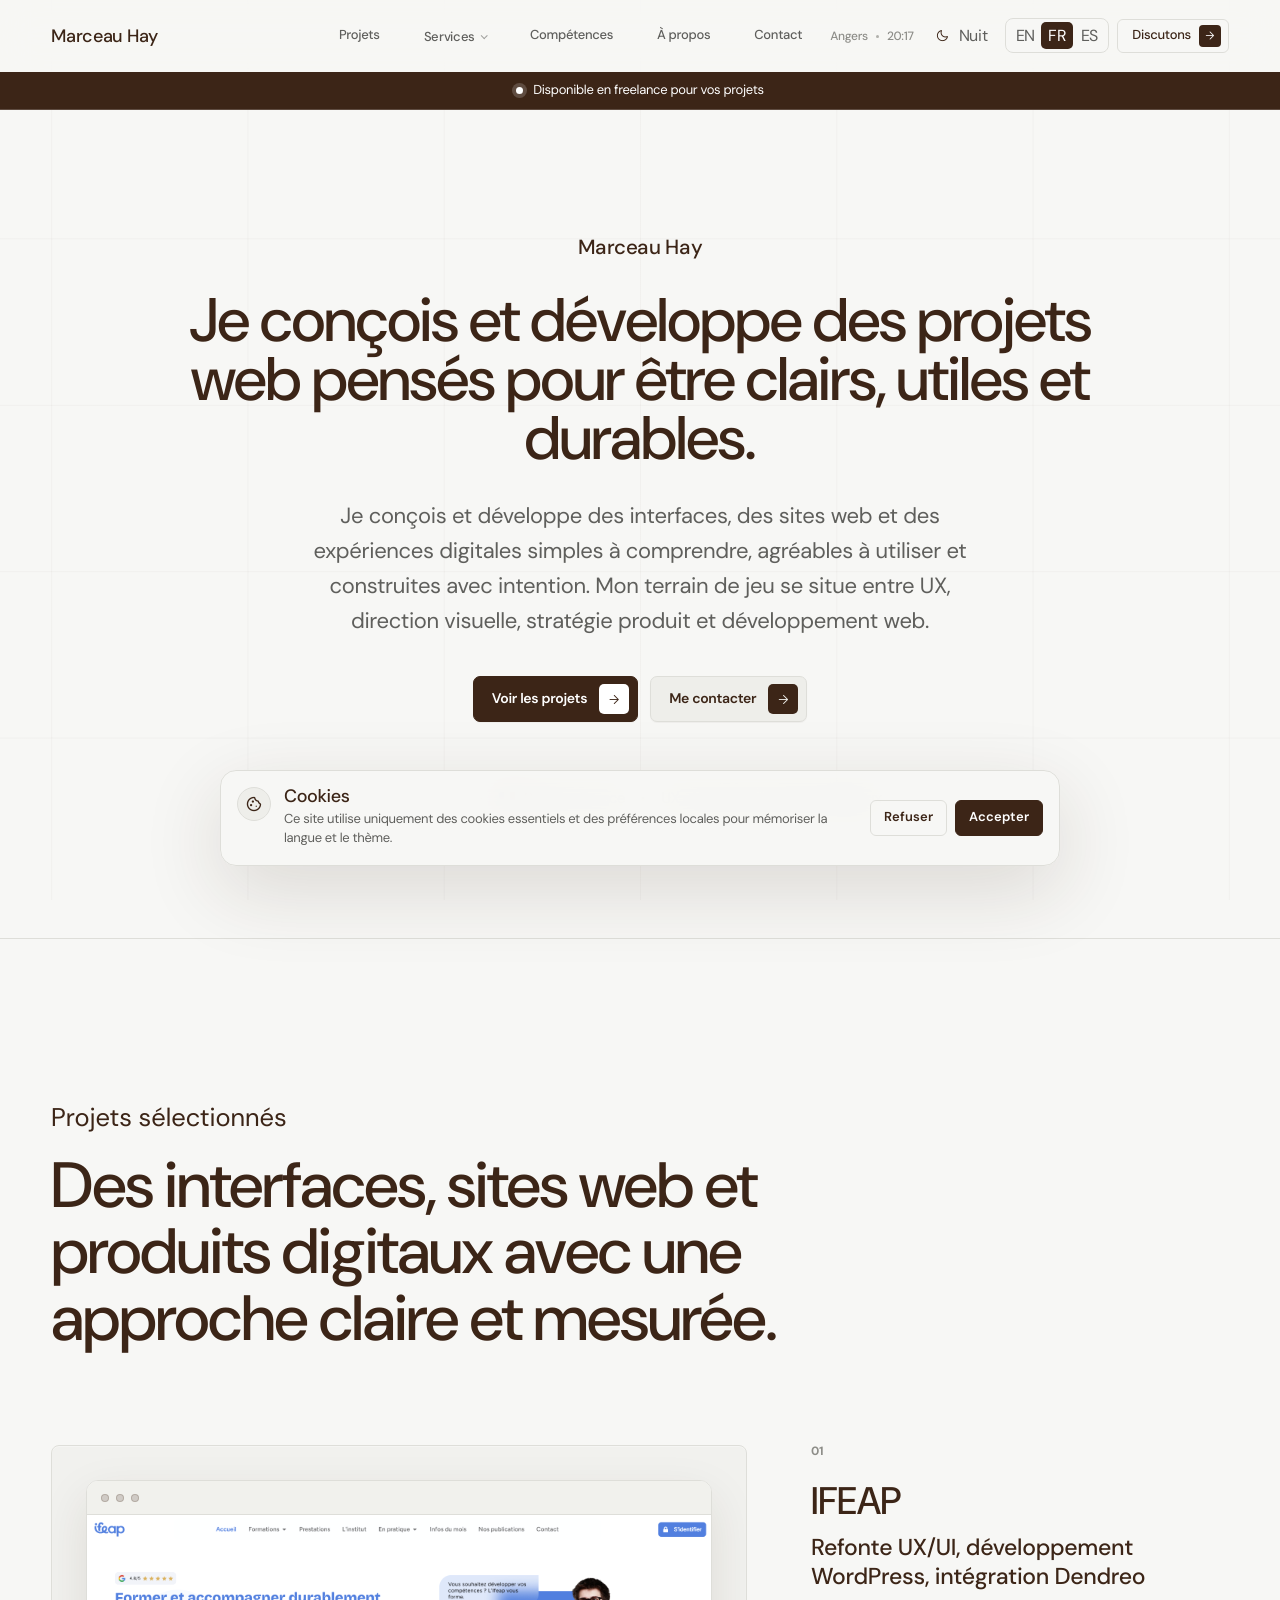
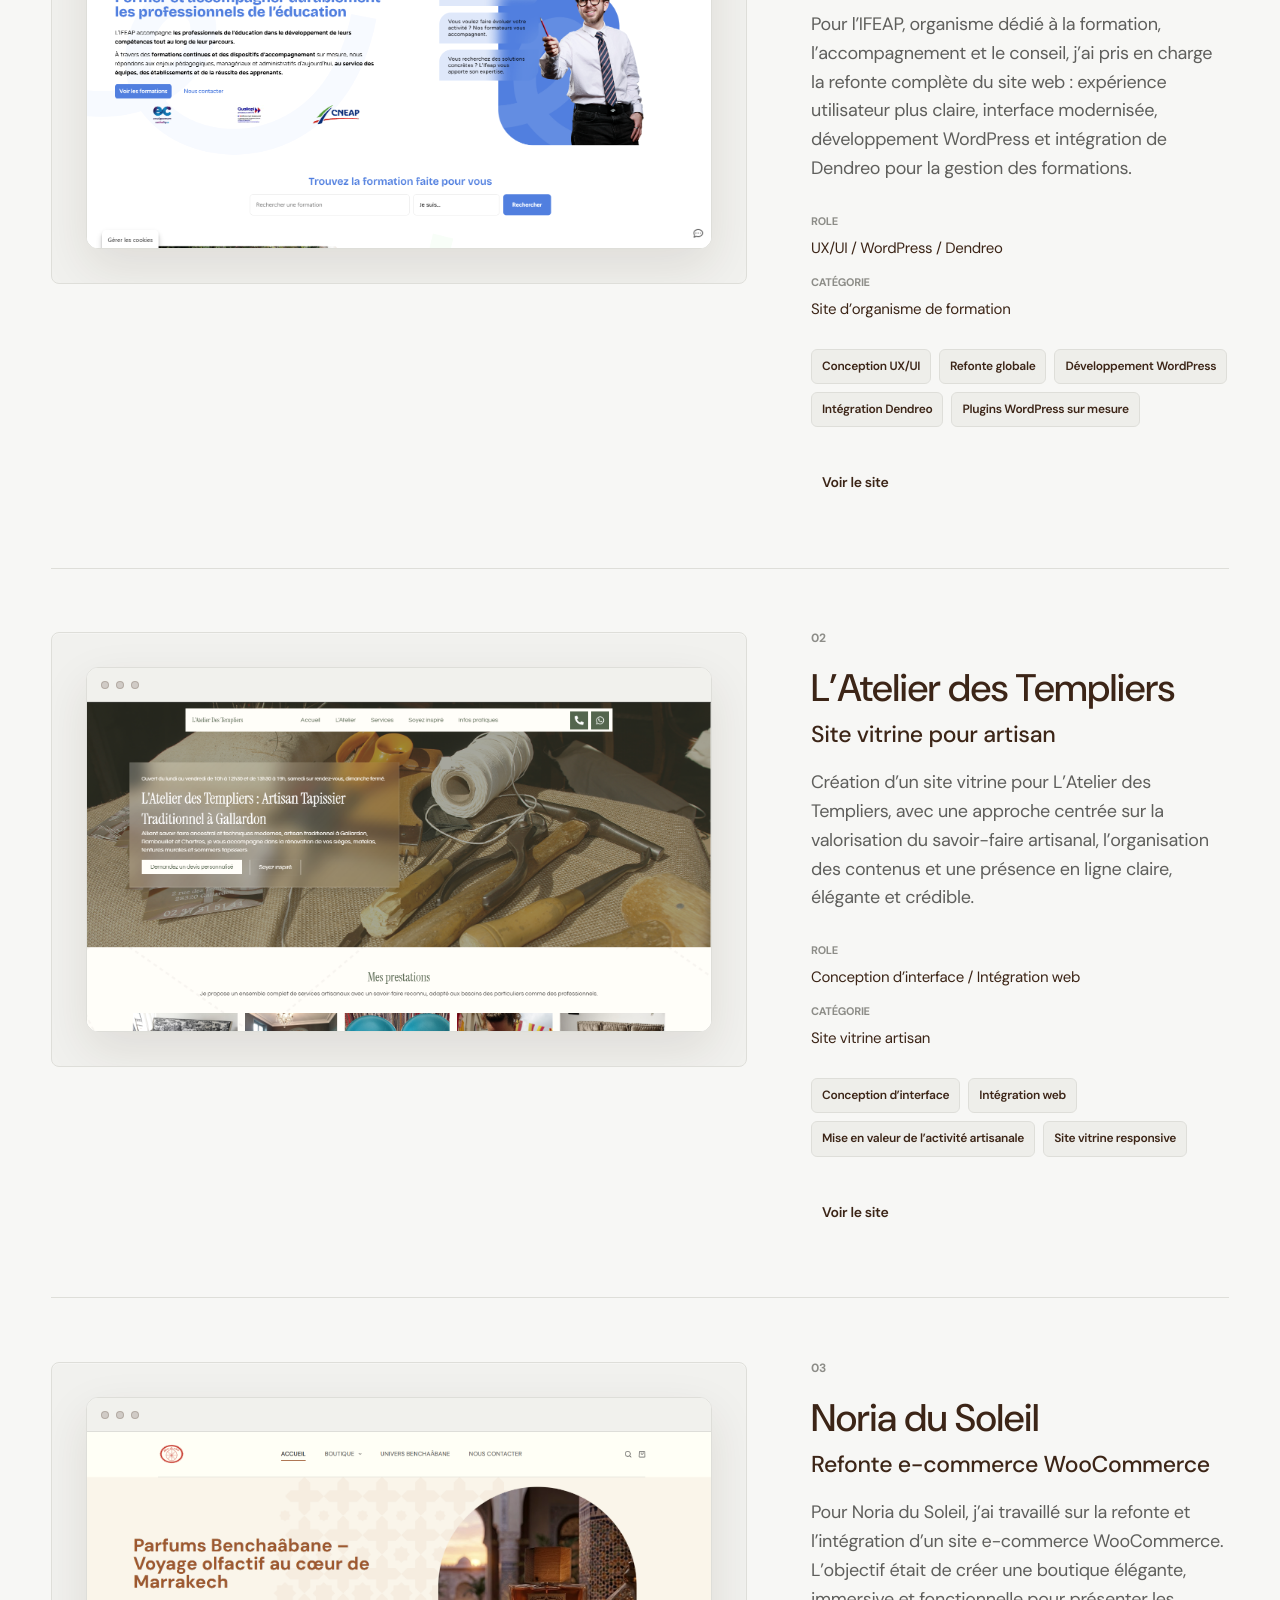
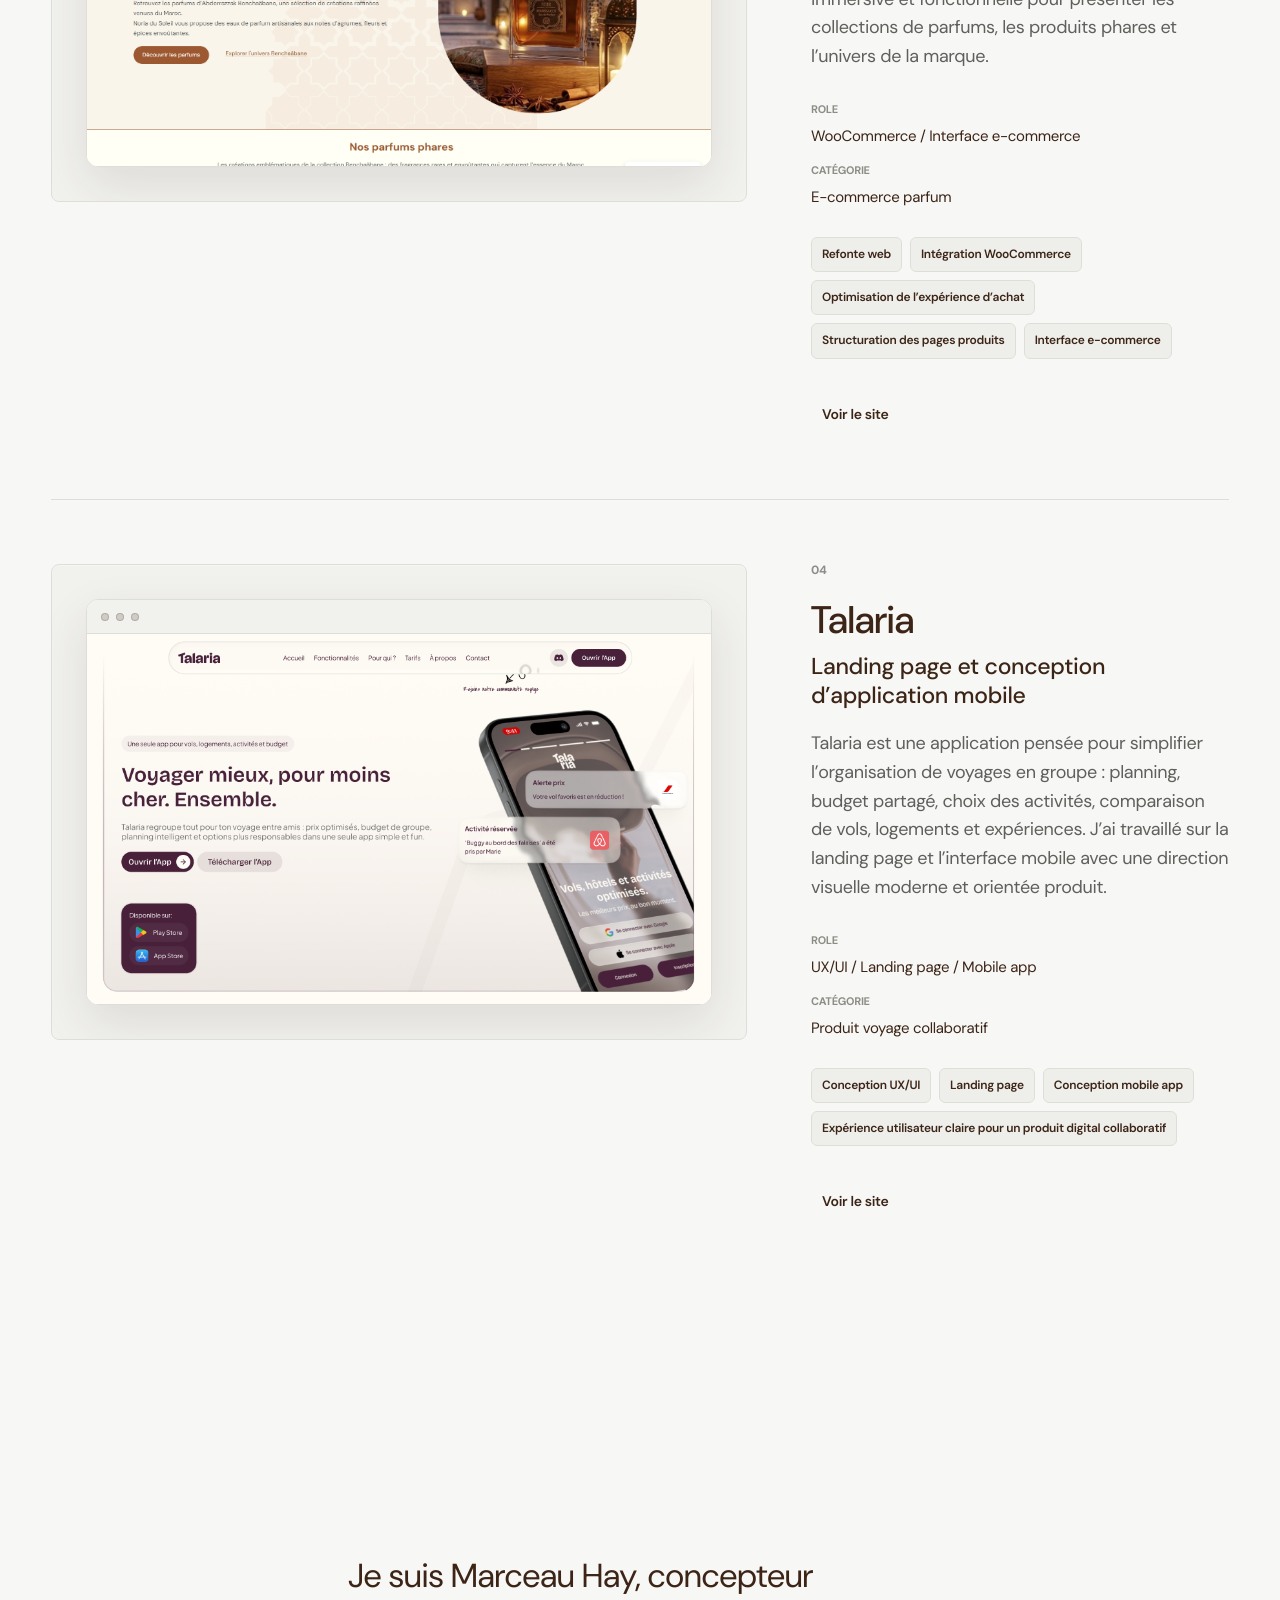
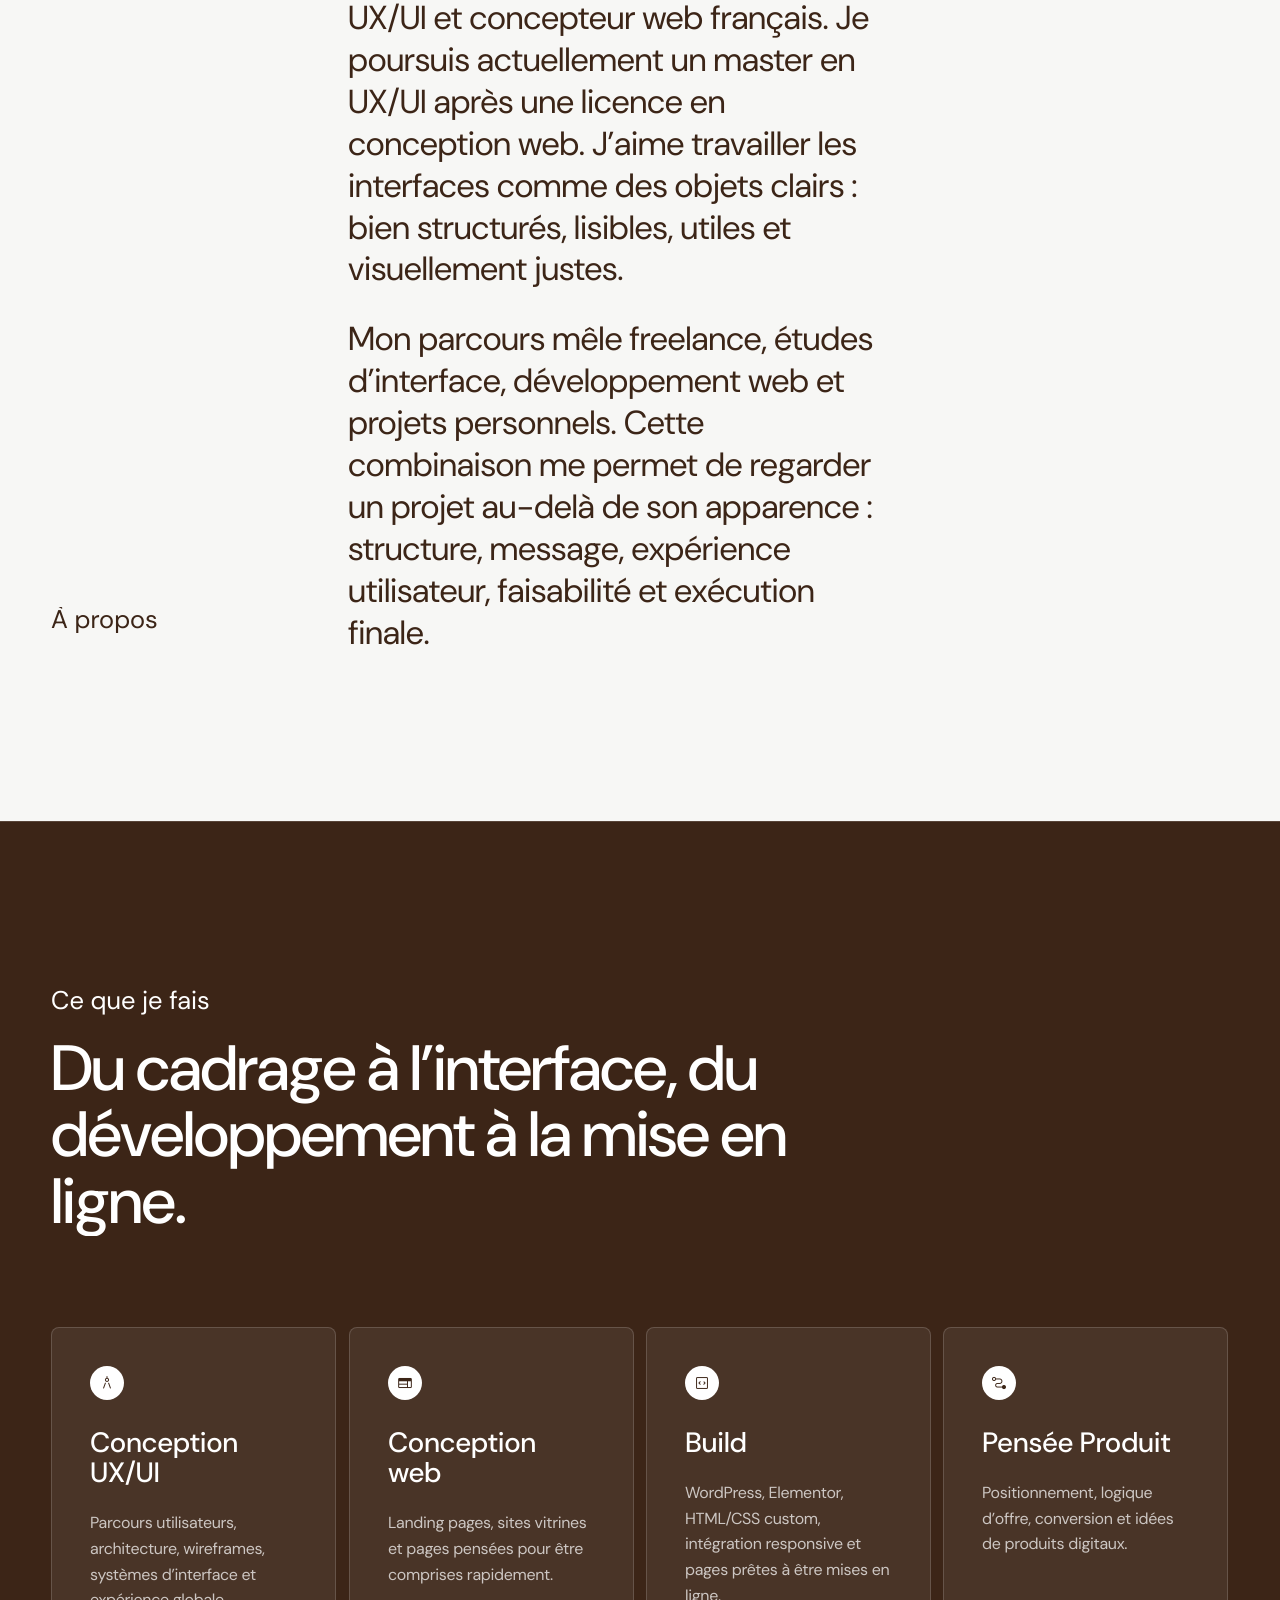
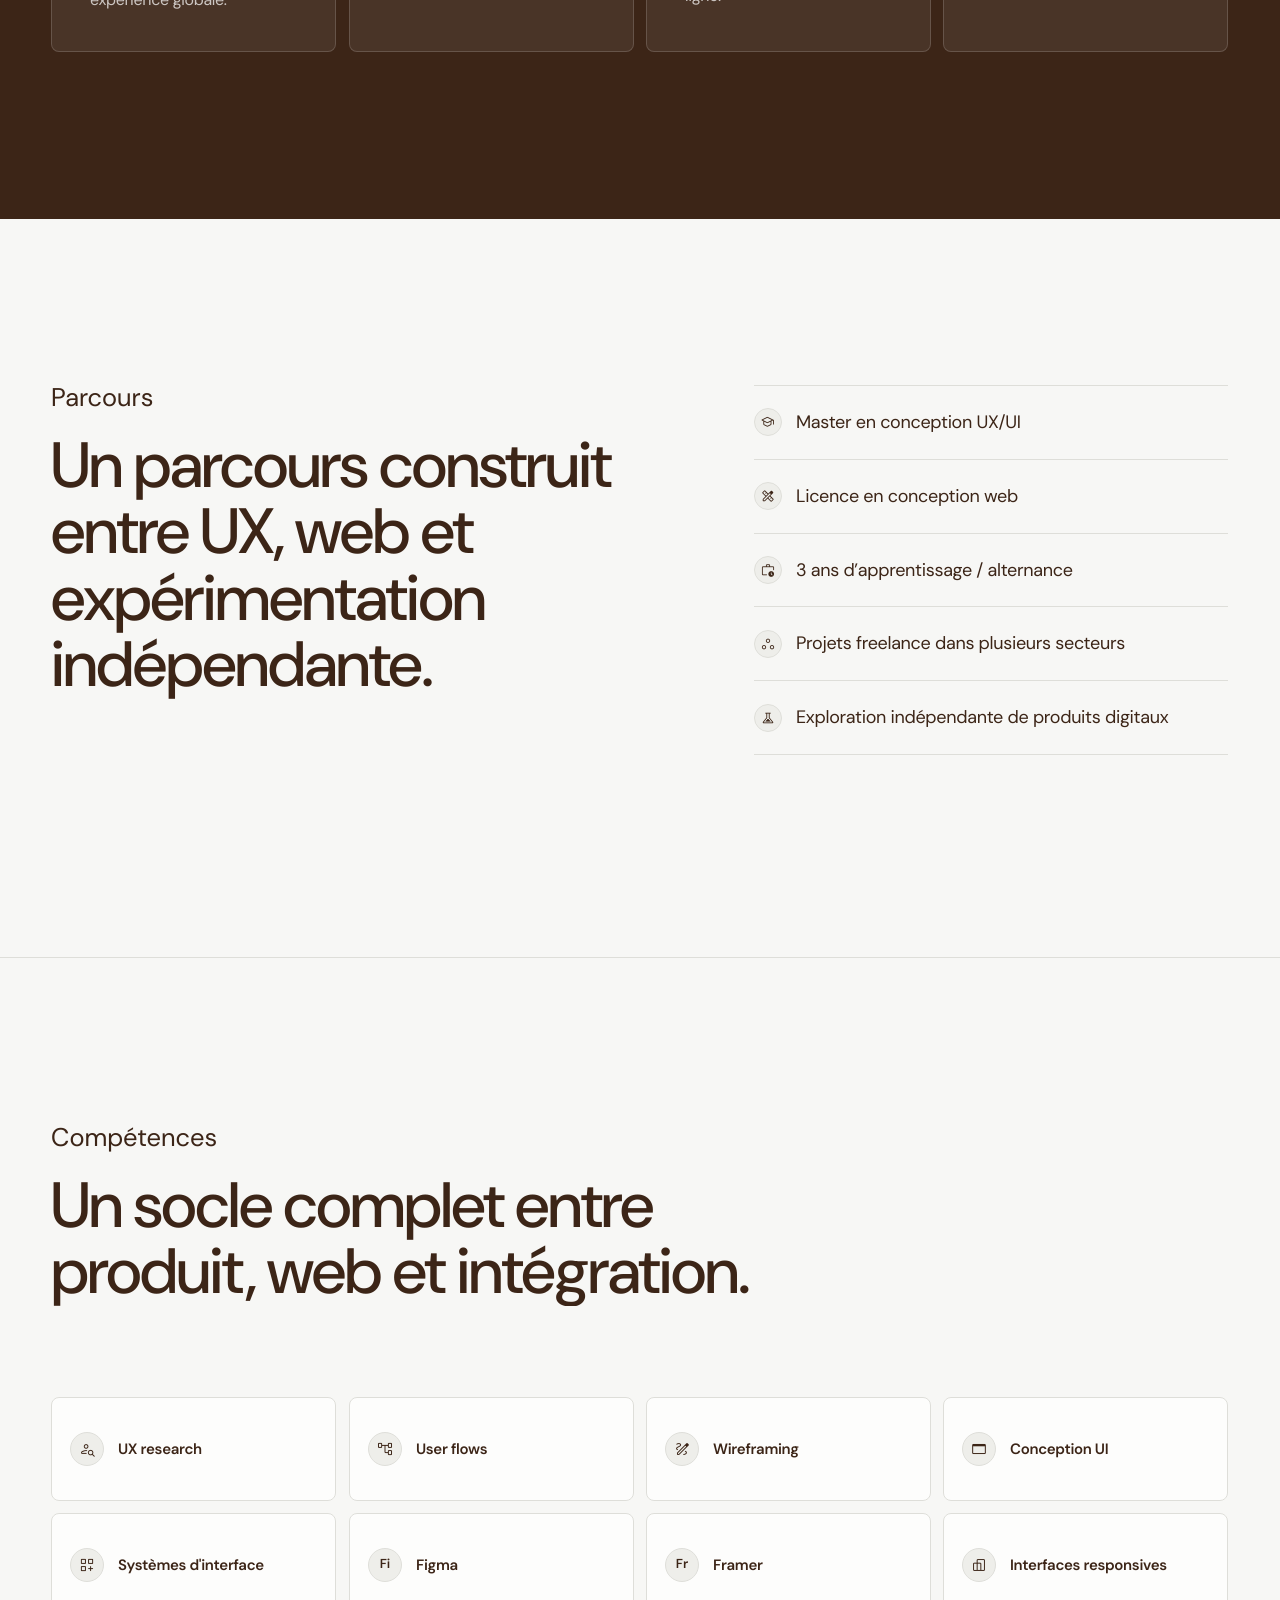
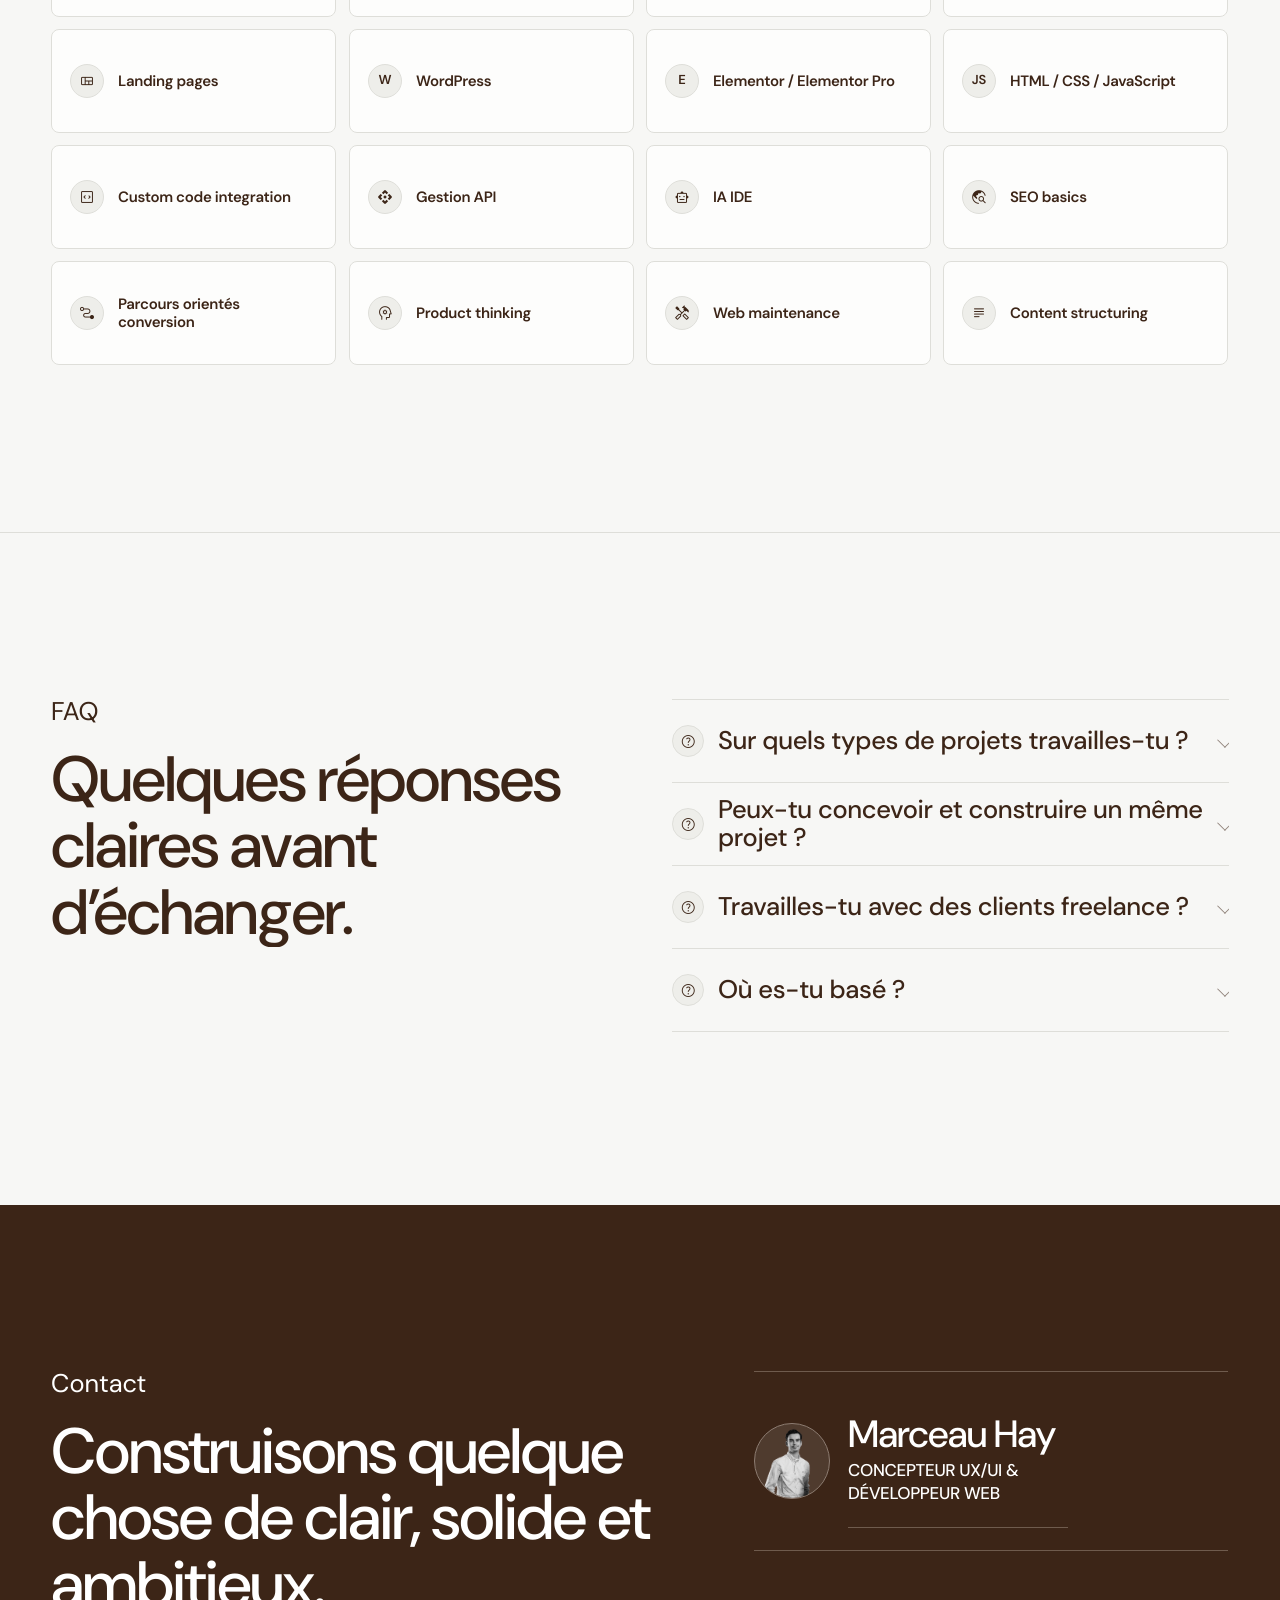
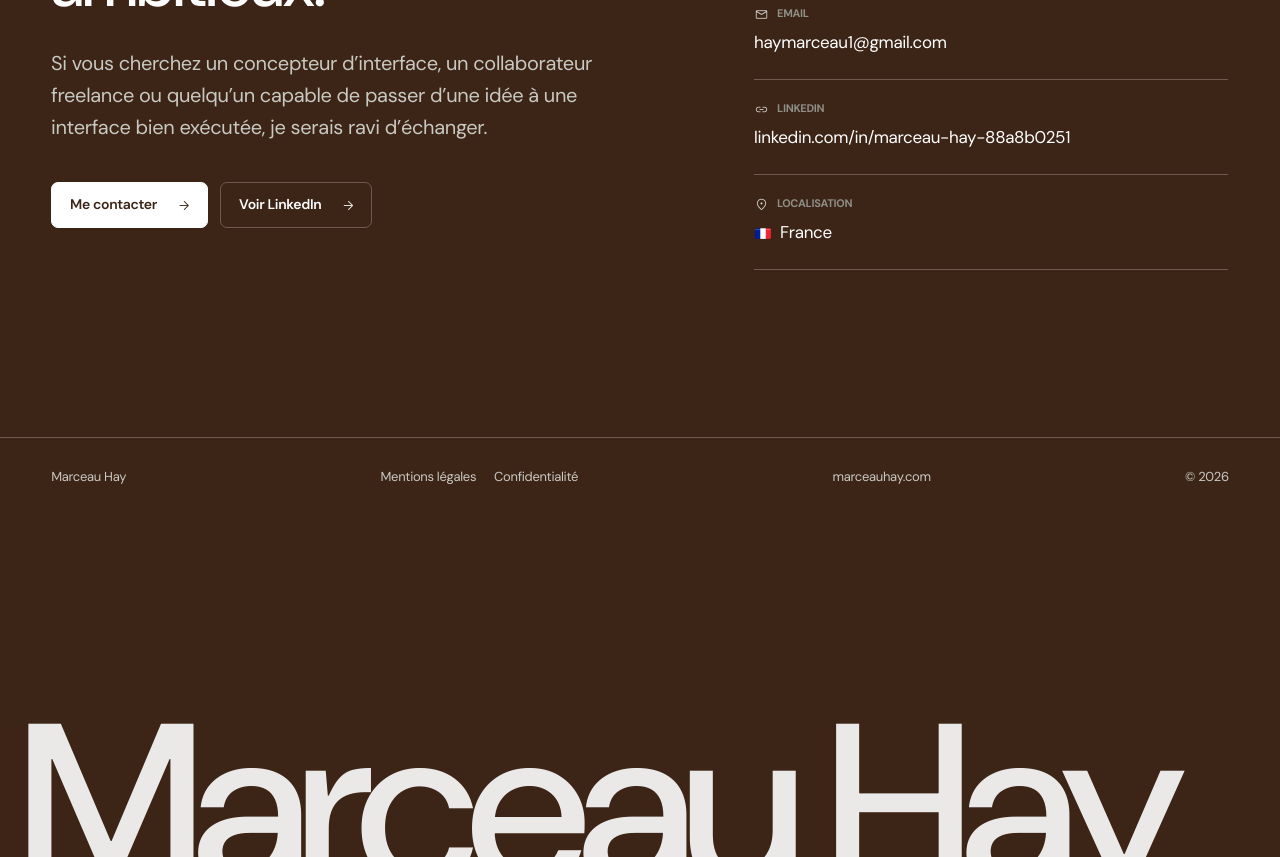
<file: index.html>
<!doctype html>
<html lang="fr">
  <head>
    <meta charset="UTF-8" />
    <meta name="viewport" content="width=device-width, initial-scale=1.0" />
    <meta
      name="description"
      content="Marceau Hay est concepteur UX/UI, concepteur web et développeur web basé en France."
    />
    <title>Marceau Hay - Concepteur UX/UI & Concepteur Web</title>
    <link rel="icon" href="favicon.svg" type="image/svg+xml" />
    <link rel="preconnect" href="https://fonts.googleapis.com" />
    <link rel="preconnect" href="https://fonts.gstatic.com" crossorigin />
    <link
      href="https://fonts.googleapis.com/css2?family=DM+Sans:opsz,wght@9..40,300;9..40,400;9..40,500;9..40,600;9..40,700&display=swap"
      rel="stylesheet"
    />
    <link
      href="https://fonts.googleapis.com/css2?family=Material+Symbols+Rounded:opsz,wght,FILL,GRAD@24,300,0,0"
      rel="stylesheet"
    />
    <link
      href="https://api.fontshare.com/v2/css?f[]=clash-grotesk@400,500,600&display=swap"
      rel="stylesheet"
    />
    <link rel="stylesheet" href="styles.css" />
  </head>
  <body>
    <div class="site-loader" data-loader aria-hidden="true">
      <div class="loader-inner">
        <span class="loader-name">Marceau Hay</span>
        <div class="loader-progress" aria-hidden="true">
          <div class="loader-progress-track"><span data-loader-progress></span></div>
          <span class="loader-percent" data-loader-percent>0</span>
        </div>
      </div>
    </div>
    <div class="scroll-progress" aria-hidden="true">
      <span data-scroll-progress></span>
    </div>
    <div class="cursor-dot" data-cursor-dot aria-hidden="true"></div>
    <div class="cursor-ring" data-cursor-ring aria-hidden="true"></div>

    <header class="site-header" data-header>
      <a class="brand" href="#top" aria-label="Marceau Hay home" data-write-title>Marceau Hay</a>
      <nav class="nav" aria-label="Primary navigation">
        <a href="#work" data-i18n="nav.work">Work</a>
        <div class="nav-services" data-mega-menu>
          <button class="nav-service-trigger" type="button" data-mega-trigger aria-expanded="false" aria-controls="services-menu">
            <span data-i18n="nav.services">Services</span>
          </button>
          <div class="mega-menu" id="services-menu" data-mega-panel>
            <div class="mega-menu-intro">
              <p class="eyebrow" data-i18n="mega.eyebrow">Services</p>
              <p class="mega-menu-title" data-i18n="mega.title">Focused digital support from audit to build.</p>
              <p data-i18n="mega.note">Choose a focused entry point, then scale the work from diagnosis to polished execution.</p>
            </div>
            <div class="mega-menu-list">
              <a href="service-audit.html" class="mega-menu-item">
                <span class="mega-icon material-symbols-rounded" aria-hidden="true">analytics</span>
                <span class="mega-copy">
                  <strong data-i18n="mega.audit.title">UX / Website Audit</strong>
                  <small data-i18n="mega.audit.text">Clarity, structure, conversion, UX friction, and actionable recommendations.</small>
                </span>
              </a>
              <a href="service-design.html" class="mega-menu-item">
                <span class="mega-icon material-symbols-rounded" aria-hidden="true">design_services</span>
                <span class="mega-copy">
                  <strong data-i18n="mega.design.title">UX/UI & Web Conception</strong>
                  <small data-i18n="mega.design.text">Wireframes, interfaces, landing pages, visual systems, and refined layouts.</small>
                </span>
              </a>
              <a href="service-design-development.html" class="mega-menu-item">
                <span class="mega-icon material-symbols-rounded" aria-hidden="true">code_blocks</span>
                <span class="mega-copy">
                  <strong data-i18n="mega.designbuild.title">Conception + Development</strong>
                  <small data-i18n="mega.designbuild.text">From visual direction to responsive implementation and launch-ready pages.</small>
                </span>
              </a>
              <a href="service-product-positioning.html" class="mega-menu-item">
                <span class="mega-icon material-symbols-rounded" aria-hidden="true">conversion_path</span>
                <span class="mega-copy">
                  <strong data-i18n="mega.product.title">Product & Positioning</strong>
                  <small data-i18n="mega.product.text">Offer structure, messaging, conversion logic, and digital product thinking.</small>
                </span>
              </a>
            </div>
            <a class="mega-feature" href="#contact">
              <span class="mega-feature-pattern" aria-hidden="true"></span>
              <strong data-i18n="mega.feature.title">Not sure where to start?</strong>
              <small data-i18n="mega.feature.text">Send the context. I can help define the right format before we build.</small>
            </a>
          </div>
        </div>
        <a href="#skills" data-i18n="nav.blog">Comp&eacute;tences</a>
        <a href="#about" data-i18n="nav.about">About</a>
        <a href="#contact" data-i18n="nav.contact">Contact</a>
      </nav>
      <div class="header-actions">
        <div class="header-meta" aria-label="Location and local time">
          <span>Angers</span>
          <time data-local-time datetime="">--:--</time>
        </div>
        <button class="mode-toggle theme-button" type="button" data-theme-toggle aria-label="Switch to night mode">
          <span class="theme-icon material-symbols-rounded" data-theme-icon aria-hidden="true">dark_mode</span>
          <span data-theme-label>Night</span>
        </button>
        <div class="lang-toggle" aria-label="Language selection">
          <button type="button" data-lang="en">EN</button>
          <button class="is-active" type="button" data-lang="fr">FR</button>
          <button type="button" data-lang="es">ES</button>
        </div>
        <a class="header-cta" href="#contact" data-i18n="nav.cta">Let&rsquo;s talk</a>
      </div>
    </header>
    <a class="availability-banner" href="#contact">
      <span class="availability-dot" aria-hidden="true"></span>
      <span data-i18n="availability.text">Open to freelance work on your projects</span>
    </a>

    <main id="top">
      <section class="hero section-pad">
        <div class="container hero-grid">
          <div class="hero-copy reveal">
            <h1 data-write-title>Marceau Hay</h1>
            <p class="hero-role" data-i18n="hero.role">Je con&ccedil;ois et d&eacute;veloppe des projets web pens&eacute;s pour &ecirc;tre clairs, utiles et durables.</p>
            <p class="hero-text">
              <span data-i18n="hero.text">I shape interfaces, websites, and digital experiences that feel clear,
              useful, and intentional. Between UX, visual direction, product thinking, and web development,
              I like turning ideas into concrete digital experiences.</span>
            </p>
            <div class="hero-actions" aria-label="Hero actions">
              <a class="button button-primary" href="#work" data-i18n="hero.primary">View work</a>
              <a class="button button-secondary" href="#contact" data-i18n="hero.secondary">Contact me</a>
            </div>
          </div>
          <aside class="hero-panel reveal" aria-label="Credibility">
            <div class="panel-line"></div>
            <p class="france-line"><span class="france-flag" aria-hidden="true"></span><span data-i18n="hero.based">Based in France</span></p>
            <p data-i18n="hero.scope">Working across UX, websites, and digital products</p>
          </aside>
        </div>
      </section>

      <section class="section-pad section-line" id="work">
        <div class="container">
          <div class="section-heading reveal">
            <p class="eyebrow" data-i18n="work.eyebrow">Selected work</p>
            <h2 data-i18n="work.title">Interfaces, websites, and digital products shaped with restraint.</h2>
          </div>

          <div class="work-list">
            <article class="project reveal">
              <div class="project-visual">
                <div class="browser-mockup">
                  <div class="browser-bar" aria-hidden="true"><span></span><span></span><span></span></div>
                  <div class="browser-screen">
                    <img src="ifeap.PNG" alt="IFEAP website screenshot" loading="lazy" />
                  </div>
                </div>
              </div>
              <div class="project-info">
                <p class="project-index">01</p>
                <h3>IFEAP</h3>
                <p class="project-subtitle" data-i18n="project.ifeap.title">UX/UI refit, WordPress development, Dendreo integration</p>
                <p class="project-description" data-i18n="project.ifeap.desc">For IFEAP, an organization dedicated to training, support, and consulting, I handled the complete website refit: clearer UX, a more modern interface, WordPress development, and Dendreo integration for training management.</p>
                <dl>
                  <div><dt data-i18n="label.role">Role</dt><dd data-i18n="project.ifeap.role">UX/UI / WordPress / Dendreo</dd></div>
                  <div><dt data-i18n="label.category">Category</dt><dd data-i18n="project.ifeap.category">Training organization website</dd></div>
                </dl>
                <ul class="project-missions">
                  <li data-i18n="project.ifeap.m1">UX/UI conception</li>
                  <li data-i18n="project.ifeap.m2">Global refit</li>
                  <li data-i18n="project.ifeap.m3">WordPress development</li>
                  <li data-i18n="project.ifeap.m4">Dendreo integration</li>
                  <li data-i18n="project.ifeap.m5">Custom WordPress plugins</li>
                </ul>
                <a href="https://ifeap.fr/" class="case-link" target="_blank" rel="noreferrer" data-i18n="project.visit">View live site</a>
              </div>
            </article>

            <article class="project reveal">
              <div class="project-visual">
                <div class="browser-mockup">
                  <div class="browser-bar" aria-hidden="true"><span></span><span></span><span></span></div>
                  <div class="browser-screen">
                    <img src="aterlierdestempliers.PNG" alt="L'Atelier des Templiers website screenshot" loading="lazy" />
                  </div>
                </div>
              </div>
              <div class="project-info">
                <p class="project-index">02</p>
                <h3>L&rsquo;Atelier des Templiers</h3>
                <p class="project-subtitle" data-i18n="project.templiers.title">Showcase website for an artisan</p>
                <p class="project-description" data-i18n="project.templiers.desc">Creation of a showcase website for L&rsquo;Atelier des Templiers, with a direction focused on craft, clarity, and credibility. The work covered visual direction, content structure, and responsive integration.</p>
                <dl>
                  <div><dt data-i18n="label.role">Role</dt><dd data-i18n="project.templiers.role">Interface conception / Web integration</dd></div>
                  <div><dt data-i18n="label.category">Category</dt><dd data-i18n="project.templiers.category">Artisan showcase website</dd></div>
                </dl>
                <ul class="project-missions">
                  <li data-i18n="project.templiers.m1">Interface conception</li>
                  <li data-i18n="project.templiers.m2">Web integration</li>
                  <li data-i18n="project.templiers.m3">Craft activity presentation</li>
                  <li data-i18n="project.templiers.m4">Responsive showcase website</li>
                </ul>
                <a href="https://latelier-des-templiers.com/" class="case-link" target="_blank" rel="noreferrer" data-i18n="project.visit">View live site</a>
              </div>
            </article>

            <article class="project reveal">
              <div class="project-visual">
                <div class="browser-mockup">
                  <div class="browser-bar" aria-hidden="true"><span></span><span></span><span></span></div>
                  <div class="browser-screen">
                    <img src="noriadusoleil.PNG" alt="Noria du Soleil ecommerce website screenshot" loading="lazy" />
                  </div>
                </div>
              </div>
              <div class="project-info">
                <p class="project-index">03</p>
                <h3>Noria du Soleil</h3>
                <p class="project-subtitle" data-i18n="project.noria.title">WooCommerce ecommerce refit</p>
                <p class="project-description" data-i18n="project.noria.desc">For Noria du Soleil, I worked on the refit and integration of a WooCommerce ecommerce website. The goal was to create an elegant, immersive, and functional online store for perfume collections, key products, and the brand universe.</p>
                <dl>
                  <div><dt data-i18n="label.role">Role</dt><dd data-i18n="project.noria.role">WooCommerce / Ecommerce interface</dd></div>
                  <div><dt data-i18n="label.category">Category</dt><dd data-i18n="project.noria.category">Perfume ecommerce</dd></div>
                </dl>
                <ul class="project-missions">
                  <li data-i18n="project.noria.m1">Web refit</li>
                  <li data-i18n="project.noria.m2">WooCommerce integration</li>
                  <li data-i18n="project.noria.m3">Shopping experience optimization</li>
                  <li data-i18n="project.noria.m4">Product page structure</li>
                  <li data-i18n="project.noria.m5">Ecommerce interface</li>
                </ul>
                <a href="https://noriadusoleil.com/" class="case-link" target="_blank" rel="noreferrer" data-i18n="project.visit">View live site</a>
              </div>
            </article>

            <article class="project reveal">
              <div class="project-visual">
                <div class="browser-mockup">
                  <div class="browser-bar" aria-hidden="true"><span></span><span></span><span></span></div>
                  <div class="browser-screen">
                    <img src="talaria.PNG" alt="Talaria landing page screenshot" loading="lazy" />
                  </div>
                </div>
              </div>
              <div class="project-info">
                <p class="project-index">04</p>
                <h3>Talaria</h3>
                <p class="project-subtitle" data-i18n="project.talaria.title">Landing page and mobile app interface</p>
                <p class="project-description" data-i18n="project.talaria.desc">Talaria is an app built to simplify group travel organization: planning, shared budget, activity choices, and comparison of flights, stays, and experiences. I worked on the landing page and mobile app interface with a modern, product-oriented visual direction.</p>
                <dl>
                  <div><dt data-i18n="label.role">Role</dt><dd data-i18n="project.talaria.role">UX/UI / Landing page / Mobile app</dd></div>
                  <div><dt data-i18n="label.category">Category</dt><dd data-i18n="project.talaria.category">Collaborative travel product</dd></div>
                </dl>
                <ul class="project-missions">
                  <li data-i18n="project.talaria.m1">UX/UI conception</li>
                  <li data-i18n="project.talaria.m2">Landing page</li>
                  <li data-i18n="project.talaria.m3">Mobile app interface</li>
                  <li data-i18n="project.talaria.m4">Clear UX for a collaborative digital product</li>
                </ul>
                <a href="https://talaria.world/" class="case-link" target="_blank" rel="noreferrer" data-i18n="project.visit">View live site</a>
              </div>
            </article>
          </div>
        </div>
      </section>

      <section class="section-pad" id="about">
        <div class="container text-section">
          <p class="eyebrow reveal" data-i18n="about.eyebrow">About</p>
          <div class="copy-stack reveal">
            <p data-i18n="about.p1">
              I&rsquo;m Marceau Hay, a French UX/UI creator and web creator currently
              completing a master&rsquo;s degree in UX/UI after earning a bachelor&rsquo;s degree
              in web conception. I work at the intersection of interface conception, digital
              clarity, and execution. What I enjoy most is shaping ideas into
              experiences that are both aesthetically strong and strategically useful.
            </p>
            <p data-i18n="about.p2">
              My background combines freelance work, interface studies, web development,
              and entrepreneurial projects. This hybrid approach helps me think beyond
              visuals alone, from structure and messaging to user experience and final
              implementation.
            </p>
          </div>
        </div>
      </section>

      <section class="section-pad section-line services-band" id="services">
        <div class="container">
          <div class="section-heading reveal">
            <p class="eyebrow" data-i18n="services.eyebrow">What I do</p>
            <h2 data-i18n="services.title">Clear digital work from structure to execution.</h2>
          </div>
          <div class="service-grid">
            <article class="service reveal">
              <span class="content-icon material-symbols-rounded" aria-hidden="true">architecture</span>
              <h3 data-i18n="services.ux.title">UX/UI Conception</h3>
              <p data-i18n="services.ux">User flows, structure, wireframes, interface systems, user experience.</p>
            </article>
            <article class="service reveal">
              <span class="content-icon material-symbols-rounded" aria-hidden="true">web</span>
              <h3 data-i18n="services.web.title">Web Conception</h3>
              <p data-i18n="services.web">Landing pages, showcase websites, high-conversion layouts.</p>
            </article>
            <article class="service reveal">
              <span class="content-icon material-symbols-rounded" aria-hidden="true">code_blocks</span>
              <h3 data-i18n="services.build.title">Build</h3>
              <p data-i18n="services.build">WordPress, Elementor, custom HTML/CSS integration, production-ready pages.</p>
            </article>
            <article class="service reveal">
              <span class="content-icon material-symbols-rounded" aria-hidden="true">conversion_path</span>
              <h3 data-i18n="services.product.title">Product Thinking</h3>
              <p data-i18n="services.product">Offer structure, positioning, conversion logic, digital business ideas.</p>
            </article>
          </div>
        </div>
      </section>

      <section class="section-pad">
        <div class="container background-grid">
          <div class="section-heading reveal">
            <p class="eyebrow" data-i18n="background.eyebrow">Background</p>
            <h2 data-i18n="background.title">A compact path across UX, web, and independent creation.</h2>
          </div>
          <ol class="timeline reveal">
            <li><span class="list-icon material-symbols-rounded" aria-hidden="true">school</span><span data-i18n="background.item1">Master&rsquo;s degree in UX/UI conception</span></li>
            <li><span class="list-icon material-symbols-rounded" aria-hidden="true">design_services</span><span data-i18n="background.item2">Bachelor&rsquo;s degree in web conception</span></li>
            <li><span class="list-icon material-symbols-rounded" aria-hidden="true">work_history</span><span data-i18n="background.item3">3 years of apprenticeship / alternating work-study</span></li>
            <li><span class="list-icon material-symbols-rounded" aria-hidden="true">workspaces</span><span data-i18n="background.item4">Freelance projects across multiple sectors</span></li>
            <li><span class="list-icon material-symbols-rounded" aria-hidden="true">experiment</span><span data-i18n="background.item5">Independent digital product exploration</span></li>
          </ol>
        </div>
      </section>

      <section class="section-pad section-line" id="skills">
        <div class="container">
          <div class="section-heading reveal">
            <p class="eyebrow" data-i18n="skills.eyebrow">Comp&eacute;tences</p>
            <h2 data-i18n="skills.title">Un socle complet entre produit, web et int&eacute;gration.</h2>
          </div>
          <div class="skills-grid">
            <article class="skill-card reveal"><span class="skill-icon material-symbols-rounded" aria-hidden="true">person_search</span><span>UX research</span></article>
            <article class="skill-card reveal"><span class="skill-icon material-symbols-rounded" aria-hidden="true">account_tree</span><span>User flows</span></article>
            <article class="skill-card reveal"><span class="skill-icon material-symbols-rounded" aria-hidden="true">draw</span><span>Wireframing</span></article>
            <article class="skill-card reveal"><span class="skill-icon material-symbols-rounded" aria-hidden="true">web_asset</span><span>Conception UI</span></article>
            <article class="skill-card reveal"><span class="skill-icon material-symbols-rounded" aria-hidden="true">dashboard_customize</span><span>Systèmes d'interface</span></article>
            <article class="skill-card reveal"><span class="skill-logo" aria-hidden="true">Fi</span><span>Figma</span></article>
            <article class="skill-card reveal"><span class="skill-logo" aria-hidden="true">Fr</span><span>Framer</span></article>
            <article class="skill-card reveal"><span class="skill-icon material-symbols-rounded" aria-hidden="true">responsive_layout</span><span>Interfaces responsives</span></article>
            <article class="skill-card reveal"><span class="skill-icon material-symbols-rounded" aria-hidden="true">view_quilt</span><span>Landing pages</span></article>
            <article class="skill-card reveal"><span class="skill-logo" aria-hidden="true">W</span><span>WordPress</span></article>
            <article class="skill-card reveal"><span class="skill-logo" aria-hidden="true">E</span><span>Elementor / Elementor Pro</span></article>
            <article class="skill-card reveal"><span class="skill-logo" aria-hidden="true">JS</span><span>HTML / CSS / JavaScript</span></article>
            <article class="skill-card reveal"><span class="skill-icon material-symbols-rounded" aria-hidden="true">code_blocks</span><span>Custom code integration</span></article>
            <article class="skill-card reveal"><span class="skill-icon material-symbols-rounded" aria-hidden="true">api</span><span>Gestion API</span></article>
            <article class="skill-card reveal"><span class="skill-icon material-symbols-rounded" aria-hidden="true">smart_toy</span><span>IA IDE</span></article>
            <article class="skill-card reveal"><span class="skill-icon material-symbols-rounded" aria-hidden="true">travel_explore</span><span>SEO basics</span></article>
            <article class="skill-card reveal"><span class="skill-icon material-symbols-rounded" aria-hidden="true">conversion_path</span><span>Parcours orientés conversion</span></article>
            <article class="skill-card reveal"><span class="skill-icon material-symbols-rounded" aria-hidden="true">psychology</span><span>Product thinking</span></article>
            <article class="skill-card reveal"><span class="skill-icon material-symbols-rounded" aria-hidden="true">handyman</span><span>Web maintenance</span></article>
            <article class="skill-card reveal"><span class="skill-icon material-symbols-rounded" aria-hidden="true">subject</span><span>Content structuring</span></article>
          </div>
        </div>
      </section>

      <section class="section-pad section-line" id="faq">
        <div class="container faq-grid">
          <div class="section-heading reveal">
            <p class="eyebrow" data-i18n="faq.eyebrow">FAQ</p>
            <h2 data-i18n="faq.title">A few direct answers before we talk.</h2>
          </div>
          <div class="faq-list">
            <details class="faq-item reveal">
              <summary data-i18n="faq.q1">What kind of projects do you work on?</summary>
              <p data-i18n="faq.a1">I work on UX/UI conception, landing pages, showcase websites, digital products, and product-oriented web experiences.</p>
            </details>
            <details class="faq-item reveal">
              <summary data-i18n="faq.q2">Can you shape and build the same project?</summary>
              <p data-i18n="faq.a2">Yes. Depending on the scope, I can work from structure and interface conception through to WordPress, Elementor, or custom HTML/CSS implementation.</p>
            </details>
            <details class="faq-item reveal">
              <summary data-i18n="faq.q3">Do you work with freelance clients?</summary>
              <p data-i18n="faq.a3">Yes. I work with local businesses, independent founders, agencies, and collaborators who need clear, polished digital execution.</p>
            </details>
            <details class="faq-item reveal">
              <summary data-i18n="faq.q4">Where are you based?</summary>
              <p data-i18n="faq.a4">I am based in Angers, France, and can collaborate remotely on projects in France and abroad.</p>
            </details>
          </div>
        </div>
      </section>

      <section class="section-pad contact" id="contact">
        <div class="container contact-grid">
          <div class="contact-copy reveal">
            <p class="eyebrow" data-i18n="contact.eyebrow">Contact</p>
            <h2 data-i18n="contact.title">Let&rsquo;s build something clear and ambitious.</h2>
            <p data-i18n="contact.text">
              Whether you need a digital creator, a freelance collaborator, or someone who
              can shape and execute a digital experience from idea to interface, I&rsquo;d be
              happy to connect.
            </p>
            <div class="hero-actions contact-actions">
              <a class="button button-primary" href="mailto:haymarceau1@gmail.com" data-i18n="contact.primary">Get in touch</a>
              <a class="button button-secondary" href="https://www.linkedin.com/in/marceau-hay-88a8b0251/" target="_blank" rel="noreferrer" data-i18n="contact.secondary">View LinkedIn</a>
            </div>
          </div>
          <address class="contact-details reveal">
            <div class="contact-profile">
              <figure class="contact-avatar" aria-label="Portrait of Marceau Hay">
                <img
                  src="Marceau_HAY_d%C3%A9tour%C3%A9e2%201.png"
                  alt="Marceau Hay"
                  width="100"
                  height="100"
                />
              </figure>
              <div class="contact-profile-copy">
                <strong>Marceau Hay</strong>
                <p>Concepteur UX/UI & Développeur Web</p>
              </div>
            </div>
            <div>
              <span><span class="contact-icon material-symbols-rounded" aria-hidden="true">mail</span><span data-i18n="contact.email">Email</span></span>
              <a href="mailto:haymarceau1@gmail.com">haymarceau1@gmail.com</a>
            </div>
            <div>
              <span><span class="contact-icon material-symbols-rounded" aria-hidden="true">link</span><span>LinkedIn</span></span>
              <a href="https://www.linkedin.com/in/marceau-hay-88a8b0251/" target="_blank" rel="noreferrer">linkedin.com/in/marceau-hay-88a8b0251</a>
            </div>
            <div>
              <span><span class="contact-icon material-symbols-rounded" aria-hidden="true">location_on</span><span data-i18n="contact.location">Location</span></span>
              <p class="france-line"><span class="france-flag" aria-hidden="true"></span><span data-i18n="contact.france">France</span></p>
            </div>
          </address>
        </div>
      </section>
    </main>

    <footer class="footer">
      <div class="footer-marquee" aria-hidden="true">Marceau Hay</div>
      <div class="container footer-inner">
        <p>Marceau Hay</p>
        <nav class="footer-links" aria-label="Liens l&eacute;gaux">
          <a href="mentions-legales.html">Mentions l&eacute;gales</a>
          <a href="politique-confidentialite.html">Confidentialit&eacute;</a>
        </nav>
        <p>marceauhay.com</p>
        <p>&copy; 2026</p>
      </div>
    </footer>

    <a class="back-to-top" href="#top" data-back-to-top aria-label="Back to top">
      <span class="material-symbols-rounded" aria-hidden="true">arrow_upward</span>
    </a>

    <section class="cookie-banner" data-cookie-banner aria-label="Cookie consent" hidden>
      <div class="cookie-copy">
        <span class="cookie-icon material-symbols-rounded" aria-hidden="true">cookie</span>
        <div>
          <h2 data-i18n="cookies.title">Cookies</h2>
          <p data-i18n="cookies.text">Ce site utilise uniquement des cookies essentiels et des préférences locales pour mémoriser la langue et le thème.</p>
        </div>
      </div>
      <div class="cookie-actions">
        <button class="cookie-button cookie-secondary" type="button" data-cookie-decline data-i18n="cookies.decline">Refuser</button>
        <button class="cookie-button cookie-primary" type="button" data-cookie-accept data-i18n="cookies.accept">Accepter</button>
      </div>
    </section>

    <script src="script.js"></script>
  </body>
</html>
</file>
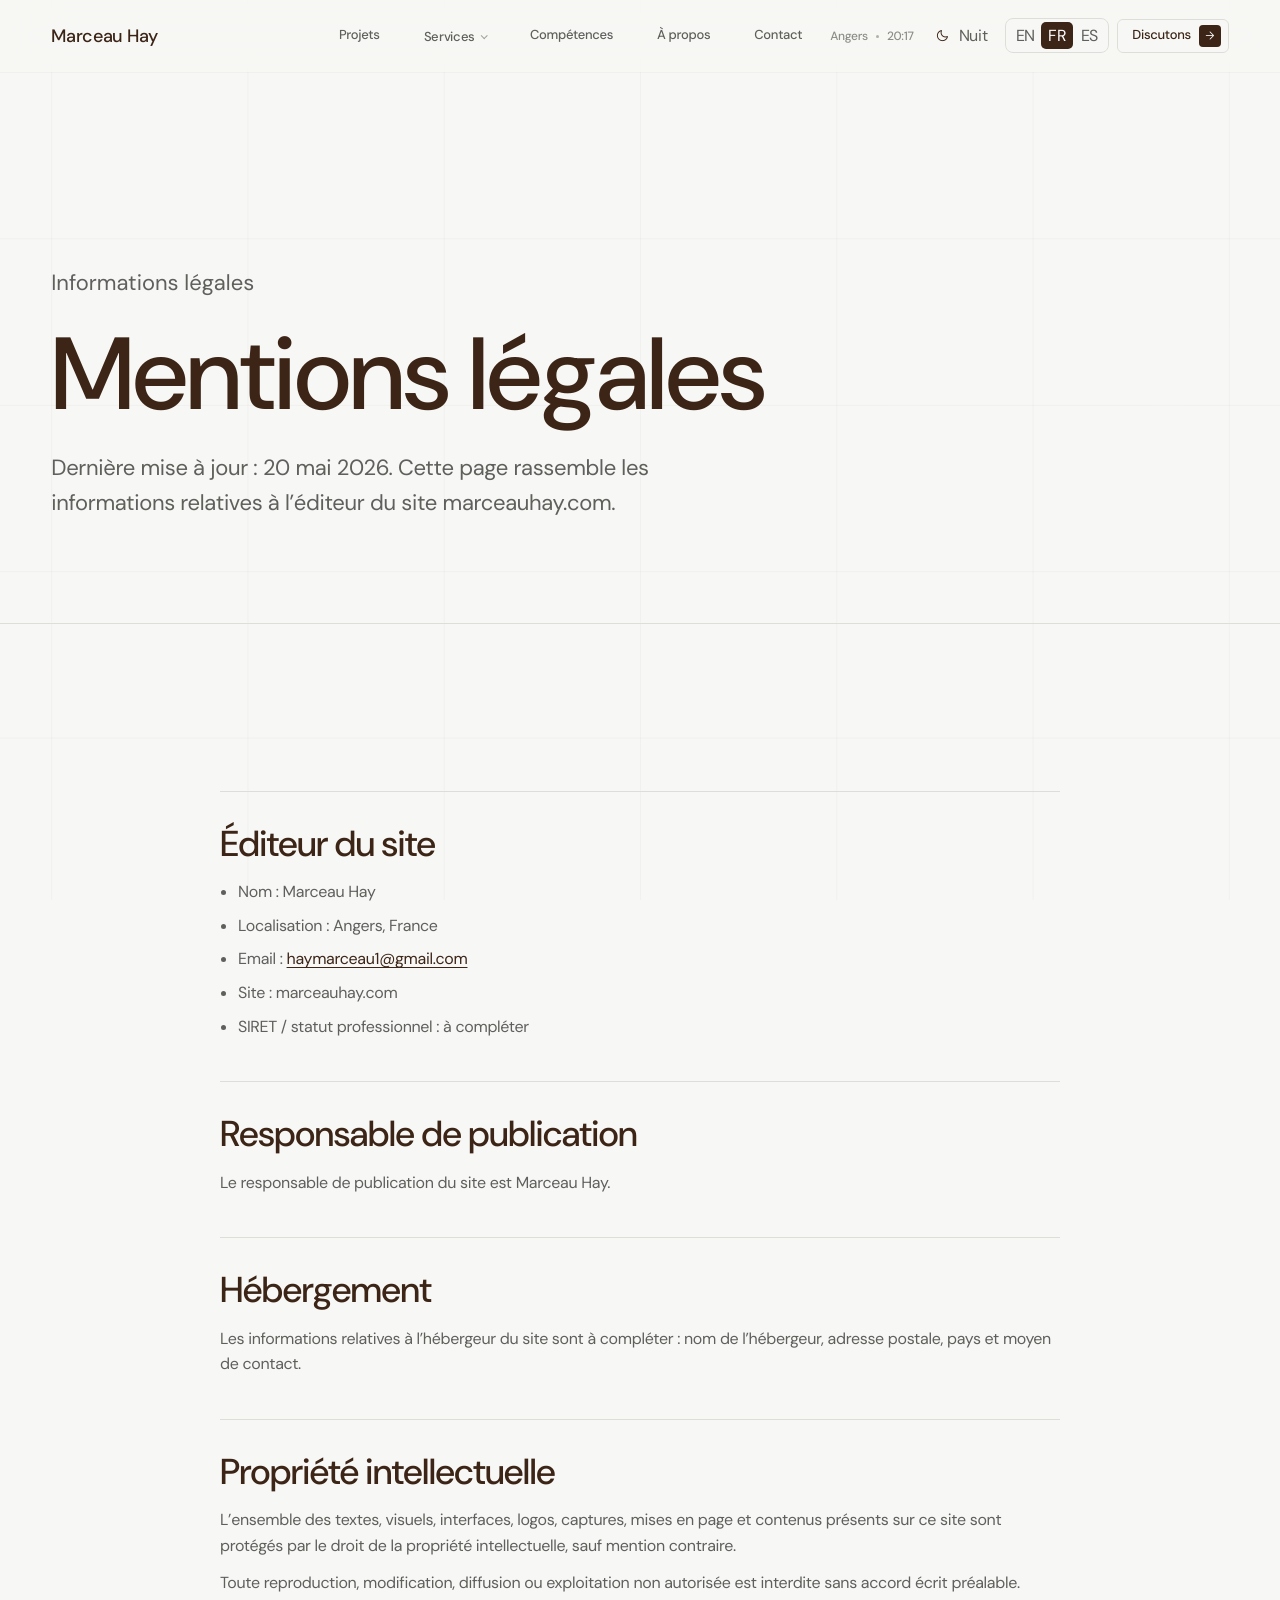
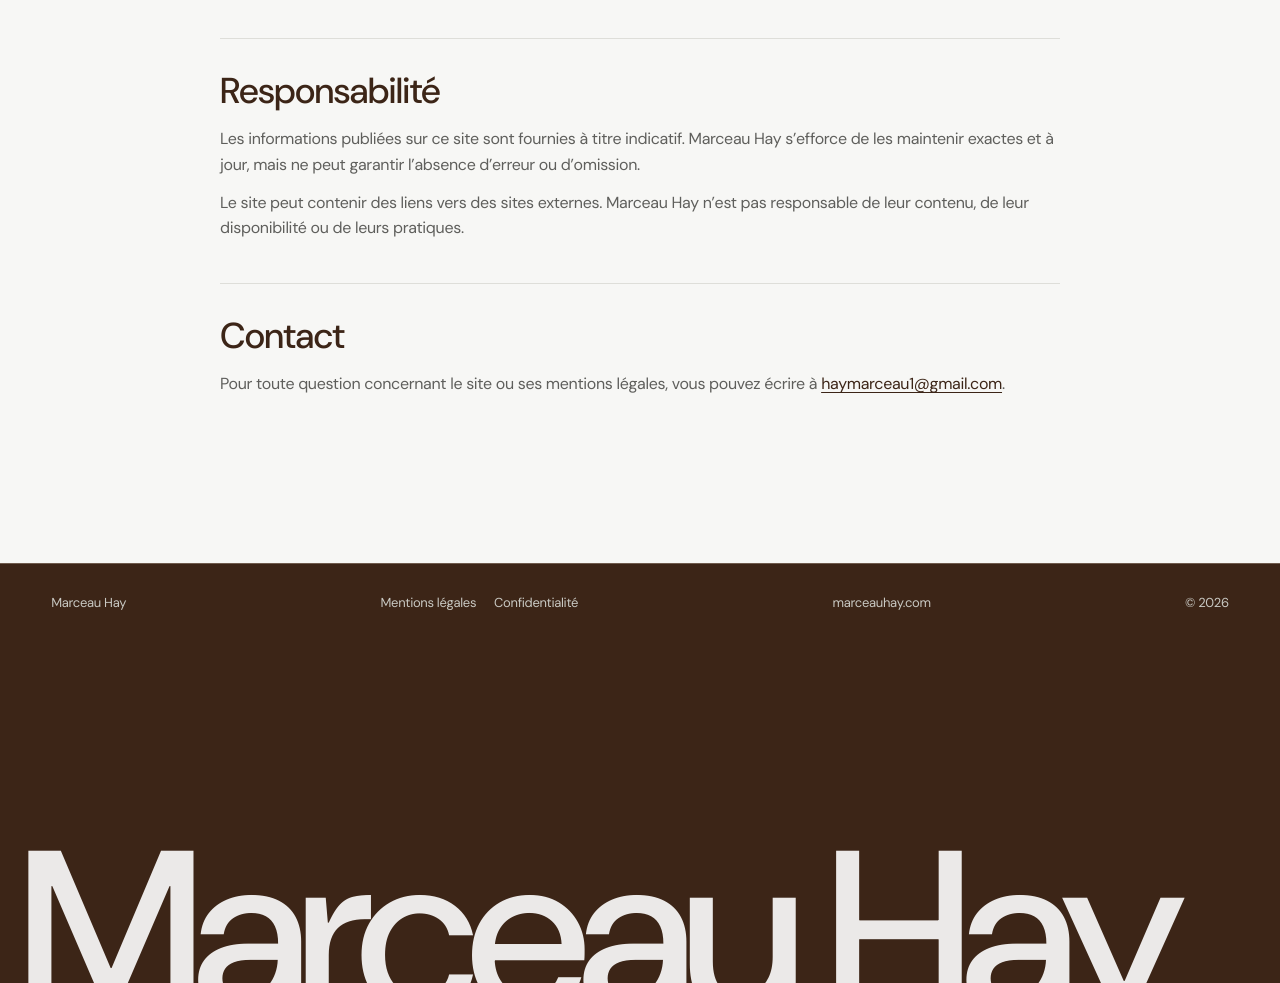
<file: mentions-legales.html>
<!doctype html>
<html lang="fr">
  <head>
    <meta charset="UTF-8" />
    <meta name="viewport" content="width=device-width, initial-scale=1.0" />
    <meta name="description" content="Mentions legales du site marceauhay.com." />
    <title>Mentions l&eacute;gales - Marceau Hay</title>
    <link rel="icon" href="favicon.svg" type="image/svg+xml" />
    <link rel="preconnect" href="https://fonts.googleapis.com" />
    <link rel="preconnect" href="https://fonts.gstatic.com" crossorigin />
    <link href="https://fonts.googleapis.com/css2?family=DM+Sans:opsz,wght@9..40,300;9..40,400;9..40,500;9..40,600;9..40,700&display=swap" rel="stylesheet" />
    <link href="https://fonts.googleapis.com/css2?family=Material+Symbols+Rounded:opsz,wght,FILL,GRAD@24,300,0,0" rel="stylesheet" />
    <link href="https://api.fontshare.com/v2/css?f[]=clash-grotesk@400,500,600&display=swap" rel="stylesheet" />
    <link rel="stylesheet" href="styles.css" />
  </head>
  <body>
    <div class="scroll-progress" aria-hidden="true"><span data-scroll-progress></span></div>
    <div class="cursor-dot" data-cursor-dot aria-hidden="true"></div>
    <div class="cursor-ring" data-cursor-ring aria-hidden="true"></div>

    <header class="site-header" data-header>
      <a class="brand" href="index.html" data-write-title>Marceau Hay</a>
      <nav class="nav" aria-label="Primary navigation">
        <a href="index.html#work" data-i18n="nav.work">Work</a>
        <div class="nav-services" data-mega-menu>
          <button class="nav-service-trigger" type="button" data-mega-trigger aria-expanded="false" aria-controls="services-menu"><span data-i18n="nav.services">Services</span></button>
          <div class="mega-menu" id="services-menu" data-mega-panel>
            <div class="mega-menu-intro"><p class="eyebrow" data-i18n="mega.eyebrow">Services</p><p class="mega-menu-title" data-i18n="mega.title">Focused digital support from audit to build.</p><p data-i18n="mega.note">Choose a focused entry point, then scale the work from diagnosis to polished execution.</p></div>
            <div class="mega-menu-list">
              <a href="service-audit.html" class="mega-menu-item"><span class="mega-icon material-symbols-rounded" aria-hidden="true">analytics</span><span class="mega-copy"><strong data-i18n="mega.audit.title">UX / Website Audit</strong><small data-i18n="mega.audit.text">Clarity, structure, conversion, UX friction, and actionable recommendations.</small></span></a>
              <a href="service-design.html" class="mega-menu-item"><span class="mega-icon material-symbols-rounded" aria-hidden="true">design_services</span><span class="mega-copy"><strong data-i18n="mega.design.title">UX/UI & Web Conception</strong><small data-i18n="mega.design.text">Wireframes, interfaces, landing pages, visual systems, and refined layouts.</small></span></a>
              <a href="service-design-development.html" class="mega-menu-item"><span class="mega-icon material-symbols-rounded" aria-hidden="true">code_blocks</span><span class="mega-copy"><strong data-i18n="mega.designbuild.title">Conception + Development</strong><small data-i18n="mega.designbuild.text">From visual direction to responsive implementation and launch-ready pages.</small></span></a>
              <a href="service-product-positioning.html" class="mega-menu-item"><span class="mega-icon material-symbols-rounded" aria-hidden="true">conversion_path</span><span class="mega-copy"><strong data-i18n="mega.product.title">Product & Positioning</strong><small data-i18n="mega.product.text">Offer structure, messaging, conversion logic, and digital product thinking.</small></span></a>
            </div>
            <a class="mega-feature" href="index.html#contact"><span class="mega-feature-pattern" aria-hidden="true"></span><strong data-i18n="mega.feature.title">Not sure where to start?</strong><small data-i18n="mega.feature.text">Send the context. I can help define the right format before we build.</small></a>
          </div>
        </div>
        <a href="index.html#skills" data-i18n="nav.blog">Comp&eacute;tences</a>
        <a href="index.html#about" data-i18n="nav.about">About</a>
        <a href="index.html#contact" data-i18n="nav.contact">Contact</a>
      </nav>
      <div class="header-actions">
        <div class="header-meta" aria-label="Location and local time"><span>Angers</span><time data-local-time datetime="">--:--</time></div>
        <button class="mode-toggle theme-button" type="button" data-theme-toggle aria-label="Switch to night mode"><span class="theme-icon material-symbols-rounded" data-theme-icon aria-hidden="true">dark_mode</span><span data-theme-label>Night</span></button>
        <div class="lang-toggle" aria-label="Language selection"><button type="button" data-lang="en">EN</button><button class="is-active" type="button" data-lang="fr">FR</button><button type="button" data-lang="es">ES</button></div>
        <a class="header-cta" href="index.html#contact" data-i18n="nav.cta">Let&rsquo;s talk</a>
      </div>
    </header>

    <main class="legal-page">
      <section class="legal-hero">
        <div class="container">
          <p class="service-kicker">Informations l&eacute;gales</p>
          <h1>Mentions l&eacute;gales</h1>
          <p>Derni&egrave;re mise &agrave; jour : 20 mai 2026. Cette page rassemble les informations relatives &agrave; l&rsquo;&eacute;diteur du site marceauhay.com.</p>
        </div>
      </section>

      <section class="section-pad section-line">
        <div class="container legal-content">
          <article class="legal-section">
            <h2>&Eacute;diteur du site</h2>
            <ul>
              <li>Nom : Marceau Hay</li>
              <li>Localisation : Angers, France</li>
              <li>Email : <a href="mailto:haymarceau1@gmail.com">haymarceau1@gmail.com</a></li>
              <li>Site : marceauhay.com</li>
              <li>SIRET / statut professionnel : &agrave; compl&eacute;ter</li>
            </ul>
          </article>

          <article class="legal-section">
            <h2>Responsable de publication</h2>
            <p>Le responsable de publication du site est Marceau Hay.</p>
          </article>

          <article class="legal-section">
            <h2>H&eacute;bergement</h2>
            <p>Les informations relatives &agrave; l&rsquo;h&eacute;bergeur du site sont &agrave; compl&eacute;ter : nom de l&rsquo;h&eacute;bergeur, adresse postale, pays et moyen de contact.</p>
          </article>

          <article class="legal-section">
            <h2>Propri&eacute;t&eacute; intellectuelle</h2>
            <p>L&rsquo;ensemble des textes, visuels, interfaces, logos, captures, mises en page et contenus pr&eacute;sents sur ce site sont prot&eacute;g&eacute;s par le droit de la propri&eacute;t&eacute; intellectuelle, sauf mention contraire.</p>
            <p>Toute reproduction, modification, diffusion ou exploitation non autoris&eacute;e est interdite sans accord &eacute;crit pr&eacute;alable.</p>
          </article>

          <article class="legal-section">
            <h2>Responsabilit&eacute;</h2>
            <p>Les informations publi&eacute;es sur ce site sont fournies &agrave; titre indicatif. Marceau Hay s&rsquo;efforce de les maintenir exactes et &agrave; jour, mais ne peut garantir l&rsquo;absence d&rsquo;erreur ou d&rsquo;omission.</p>
            <p>Le site peut contenir des liens vers des sites externes. Marceau Hay n&rsquo;est pas responsable de leur contenu, de leur disponibilit&eacute; ou de leurs pratiques.</p>
          </article>

          <article class="legal-section">
            <h2>Contact</h2>
            <p>Pour toute question concernant le site ou ses mentions l&eacute;gales, vous pouvez &eacute;crire &agrave; <a href="mailto:haymarceau1@gmail.com">haymarceau1@gmail.com</a>.</p>
          </article>
        </div>
      </section>
    </main>

    <footer class="footer">
      <div class="footer-marquee" aria-hidden="true">Marceau Hay</div>
      <div class="container footer-inner">
        <p>Marceau Hay</p>
        <nav class="footer-links" aria-label="Liens l&eacute;gaux">
          <a href="mentions-legales.html">Mentions l&eacute;gales</a>
          <a href="politique-confidentialite.html">Confidentialit&eacute;</a>
        </nav>
        <p>marceauhay.com</p>
        <p>&copy; 2026</p>
      </div>
    </footer>

    <a class="back-to-top" href="#" data-back-to-top aria-label="Back to top"><span class="material-symbols-rounded" aria-hidden="true">arrow_upward</span></a>
    <script src="script.js"></script>
  </body>
</html>
</file>
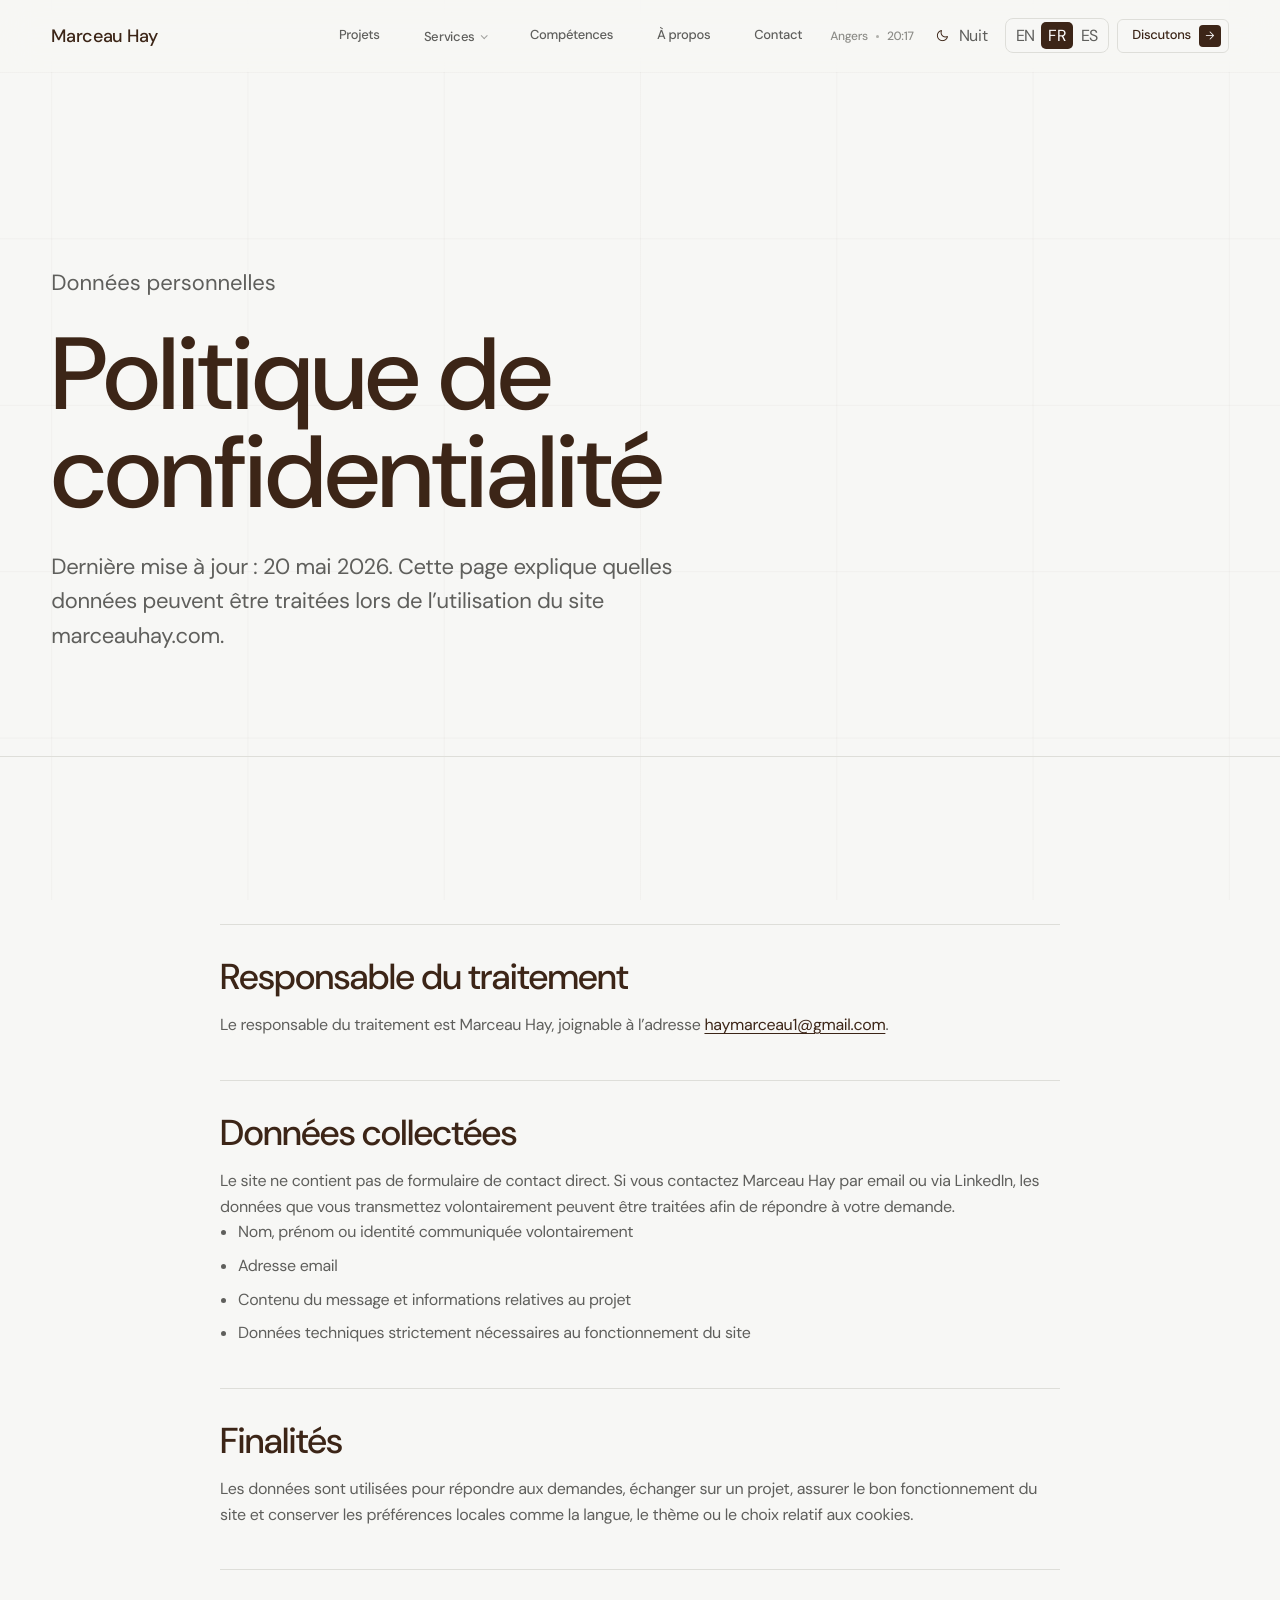
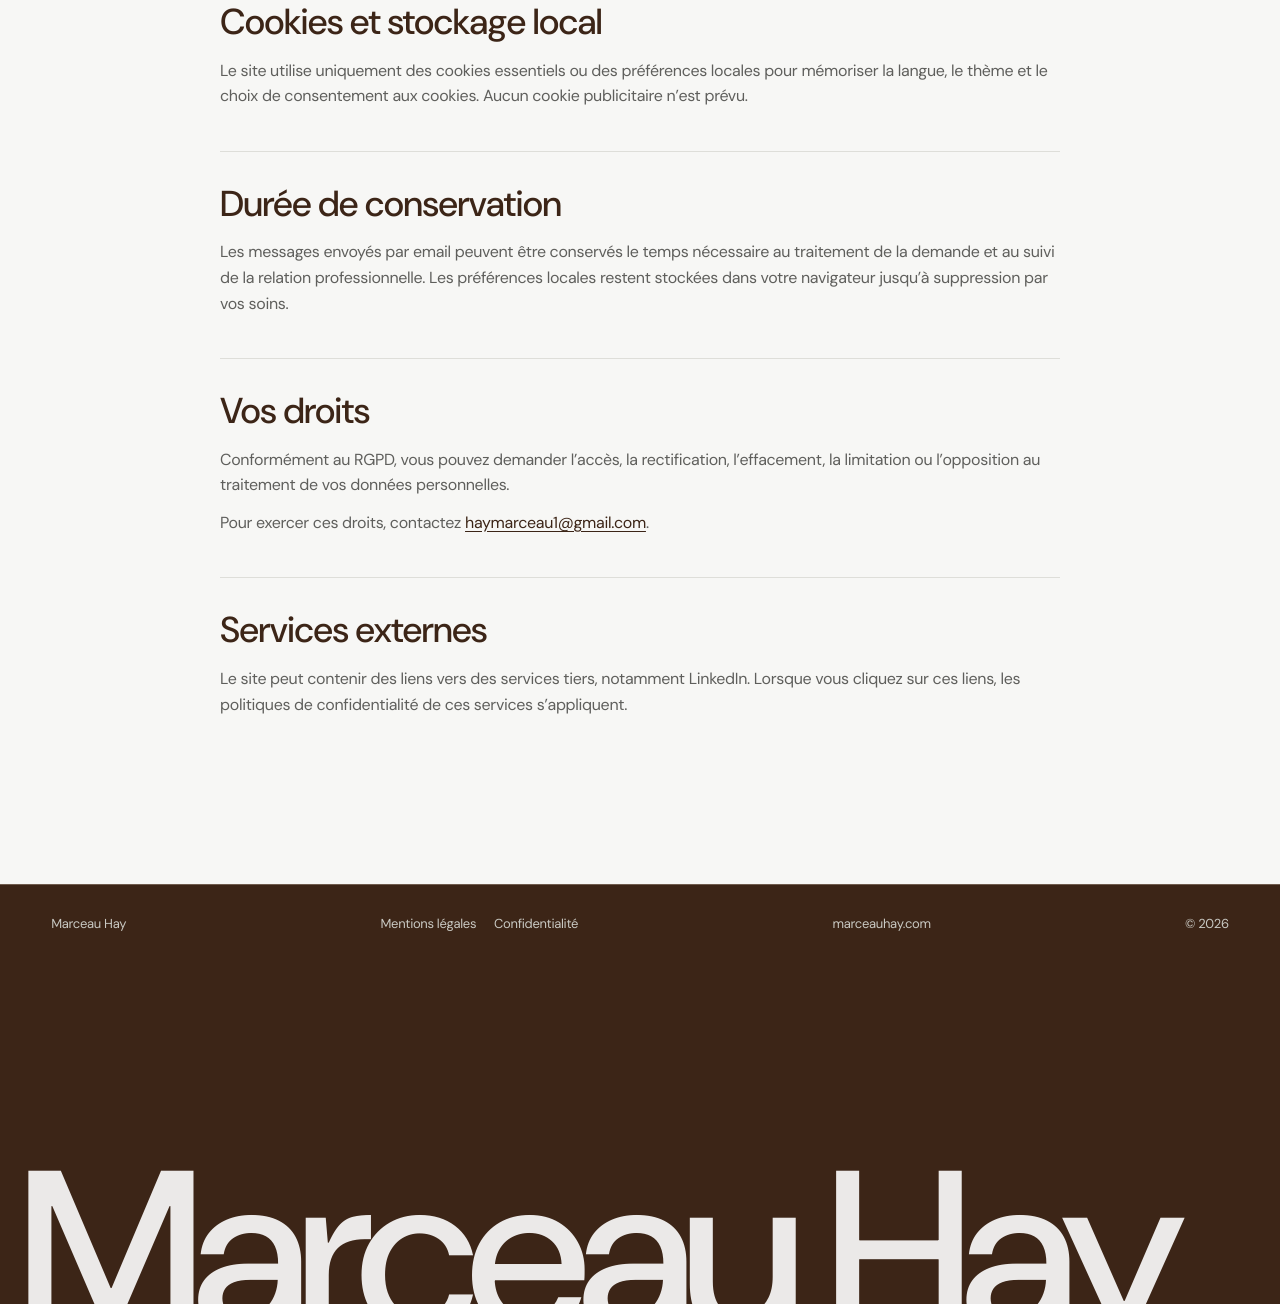
<file: politique-confidentialite.html>
<!doctype html>
<html lang="fr">
  <head>
    <meta charset="UTF-8" />
    <meta name="viewport" content="width=device-width, initial-scale=1.0" />
    <meta name="description" content="Politique de confidentialite du site marceauhay.com." />
    <title>Politique de confidentialit&eacute; - Marceau Hay</title>
    <link rel="icon" href="favicon.svg" type="image/svg+xml" />
    <link rel="preconnect" href="https://fonts.googleapis.com" />
    <link rel="preconnect" href="https://fonts.gstatic.com" crossorigin />
    <link href="https://fonts.googleapis.com/css2?family=DM+Sans:opsz,wght@9..40,300;9..40,400;9..40,500;9..40,600;9..40,700&display=swap" rel="stylesheet" />
    <link href="https://fonts.googleapis.com/css2?family=Material+Symbols+Rounded:opsz,wght,FILL,GRAD@24,300,0,0" rel="stylesheet" />
    <link href="https://api.fontshare.com/v2/css?f[]=clash-grotesk@400,500,600&display=swap" rel="stylesheet" />
    <link rel="stylesheet" href="styles.css" />
  </head>
  <body>
    <div class="scroll-progress" aria-hidden="true"><span data-scroll-progress></span></div>
    <div class="cursor-dot" data-cursor-dot aria-hidden="true"></div>
    <div class="cursor-ring" data-cursor-ring aria-hidden="true"></div>

    <header class="site-header" data-header>
      <a class="brand" href="index.html" data-write-title>Marceau Hay</a>
      <nav class="nav" aria-label="Primary navigation">
        <a href="index.html#work" data-i18n="nav.work">Work</a>
        <div class="nav-services" data-mega-menu>
          <button class="nav-service-trigger" type="button" data-mega-trigger aria-expanded="false" aria-controls="services-menu"><span data-i18n="nav.services">Services</span></button>
          <div class="mega-menu" id="services-menu" data-mega-panel>
            <div class="mega-menu-intro"><p class="eyebrow" data-i18n="mega.eyebrow">Services</p><p class="mega-menu-title" data-i18n="mega.title">Focused digital support from audit to build.</p><p data-i18n="mega.note">Choose a focused entry point, then scale the work from diagnosis to polished execution.</p></div>
            <div class="mega-menu-list">
              <a href="service-audit.html" class="mega-menu-item"><span class="mega-icon material-symbols-rounded" aria-hidden="true">analytics</span><span class="mega-copy"><strong data-i18n="mega.audit.title">UX / Website Audit</strong><small data-i18n="mega.audit.text">Clarity, structure, conversion, UX friction, and actionable recommendations.</small></span></a>
              <a href="service-design.html" class="mega-menu-item"><span class="mega-icon material-symbols-rounded" aria-hidden="true">design_services</span><span class="mega-copy"><strong data-i18n="mega.design.title">UX/UI & Web Conception</strong><small data-i18n="mega.design.text">Wireframes, interfaces, landing pages, visual systems, and refined layouts.</small></span></a>
              <a href="service-design-development.html" class="mega-menu-item"><span class="mega-icon material-symbols-rounded" aria-hidden="true">code_blocks</span><span class="mega-copy"><strong data-i18n="mega.designbuild.title">Conception + Development</strong><small data-i18n="mega.designbuild.text">From visual direction to responsive implementation and launch-ready pages.</small></span></a>
              <a href="service-product-positioning.html" class="mega-menu-item"><span class="mega-icon material-symbols-rounded" aria-hidden="true">conversion_path</span><span class="mega-copy"><strong data-i18n="mega.product.title">Product & Positioning</strong><small data-i18n="mega.product.text">Offer structure, messaging, conversion logic, and digital product thinking.</small></span></a>
            </div>
            <a class="mega-feature" href="index.html#contact"><span class="mega-feature-pattern" aria-hidden="true"></span><strong data-i18n="mega.feature.title">Not sure where to start?</strong><small data-i18n="mega.feature.text">Send the context. I can help define the right format before we build.</small></a>
          </div>
        </div>
        <a href="index.html#skills" data-i18n="nav.blog">Comp&eacute;tences</a>
        <a href="index.html#about" data-i18n="nav.about">About</a>
        <a href="index.html#contact" data-i18n="nav.contact">Contact</a>
      </nav>
      <div class="header-actions">
        <div class="header-meta" aria-label="Location and local time"><span>Angers</span><time data-local-time datetime="">--:--</time></div>
        <button class="mode-toggle theme-button" type="button" data-theme-toggle aria-label="Switch to night mode"><span class="theme-icon material-symbols-rounded" data-theme-icon aria-hidden="true">dark_mode</span><span data-theme-label>Night</span></button>
        <div class="lang-toggle" aria-label="Language selection"><button type="button" data-lang="en">EN</button><button class="is-active" type="button" data-lang="fr">FR</button><button type="button" data-lang="es">ES</button></div>
        <a class="header-cta" href="index.html#contact" data-i18n="nav.cta">Let&rsquo;s talk</a>
      </div>
    </header>

    <main class="legal-page">
      <section class="legal-hero">
        <div class="container">
          <p class="service-kicker">Donn&eacute;es personnelles</p>
          <h1>Politique de confidentialit&eacute;</h1>
          <p>Derni&egrave;re mise &agrave; jour : 20 mai 2026. Cette page explique quelles donn&eacute;es peuvent &ecirc;tre trait&eacute;es lors de l&rsquo;utilisation du site marceauhay.com.</p>
        </div>
      </section>

      <section class="section-pad section-line">
        <div class="container legal-content">
          <article class="legal-section">
            <h2>Responsable du traitement</h2>
            <p>Le responsable du traitement est Marceau Hay, joignable &agrave; l&rsquo;adresse <a href="mailto:haymarceau1@gmail.com">haymarceau1@gmail.com</a>.</p>
          </article>

          <article class="legal-section">
            <h2>Donn&eacute;es collect&eacute;es</h2>
            <p>Le site ne contient pas de formulaire de contact direct. Si vous contactez Marceau Hay par email ou via LinkedIn, les donn&eacute;es que vous transmettez volontairement peuvent &ecirc;tre trait&eacute;es afin de r&eacute;pondre &agrave; votre demande.</p>
            <ul>
              <li>Nom, pr&eacute;nom ou identit&eacute; communiqu&eacute;e volontairement</li>
              <li>Adresse email</li>
              <li>Contenu du message et informations relatives au projet</li>
              <li>Donn&eacute;es techniques strictement n&eacute;cessaires au fonctionnement du site</li>
            </ul>
          </article>

          <article class="legal-section">
            <h2>Finalit&eacute;s</h2>
            <p>Les donn&eacute;es sont utilis&eacute;es pour r&eacute;pondre aux demandes, &eacute;changer sur un projet, assurer le bon fonctionnement du site et conserver les pr&eacute;f&eacute;rences locales comme la langue, le th&egrave;me ou le choix relatif aux cookies.</p>
          </article>

          <article class="legal-section">
            <h2>Cookies et stockage local</h2>
            <p>Le site utilise uniquement des cookies essentiels ou des pr&eacute;f&eacute;rences locales pour m&eacute;moriser la langue, le th&egrave;me et le choix de consentement aux cookies. Aucun cookie publicitaire n&rsquo;est pr&eacute;vu.</p>
          </article>

          <article class="legal-section">
            <h2>Dur&eacute;e de conservation</h2>
            <p>Les messages envoy&eacute;s par email peuvent &ecirc;tre conserv&eacute;s le temps n&eacute;cessaire au traitement de la demande et au suivi de la relation professionnelle. Les pr&eacute;f&eacute;rences locales restent stock&eacute;es dans votre navigateur jusqu&rsquo;&agrave; suppression par vos soins.</p>
          </article>

          <article class="legal-section">
            <h2>Vos droits</h2>
            <p>Conform&eacute;ment au RGPD, vous pouvez demander l&rsquo;acc&egrave;s, la rectification, l&rsquo;effacement, la limitation ou l&rsquo;opposition au traitement de vos donn&eacute;es personnelles.</p>
            <p>Pour exercer ces droits, contactez <a href="mailto:haymarceau1@gmail.com">haymarceau1@gmail.com</a>.</p>
          </article>

          <article class="legal-section">
            <h2>Services externes</h2>
            <p>Le site peut contenir des liens vers des services tiers, notamment LinkedIn. Lorsque vous cliquez sur ces liens, les politiques de confidentialit&eacute; de ces services s&rsquo;appliquent.</p>
          </article>
        </div>
      </section>
    </main>

    <footer class="footer">
      <div class="footer-marquee" aria-hidden="true">Marceau Hay</div>
      <div class="container footer-inner">
        <p>Marceau Hay</p>
        <nav class="footer-links" aria-label="Liens l&eacute;gaux">
          <a href="mentions-legales.html">Mentions l&eacute;gales</a>
          <a href="politique-confidentialite.html">Confidentialit&eacute;</a>
        </nav>
        <p>marceauhay.com</p>
        <p>&copy; 2026</p>
      </div>
    </footer>

    <a class="back-to-top" href="#" data-back-to-top aria-label="Back to top"><span class="material-symbols-rounded" aria-hidden="true">arrow_upward</span></a>
    <script src="script.js"></script>
  </body>
</html>
</file>
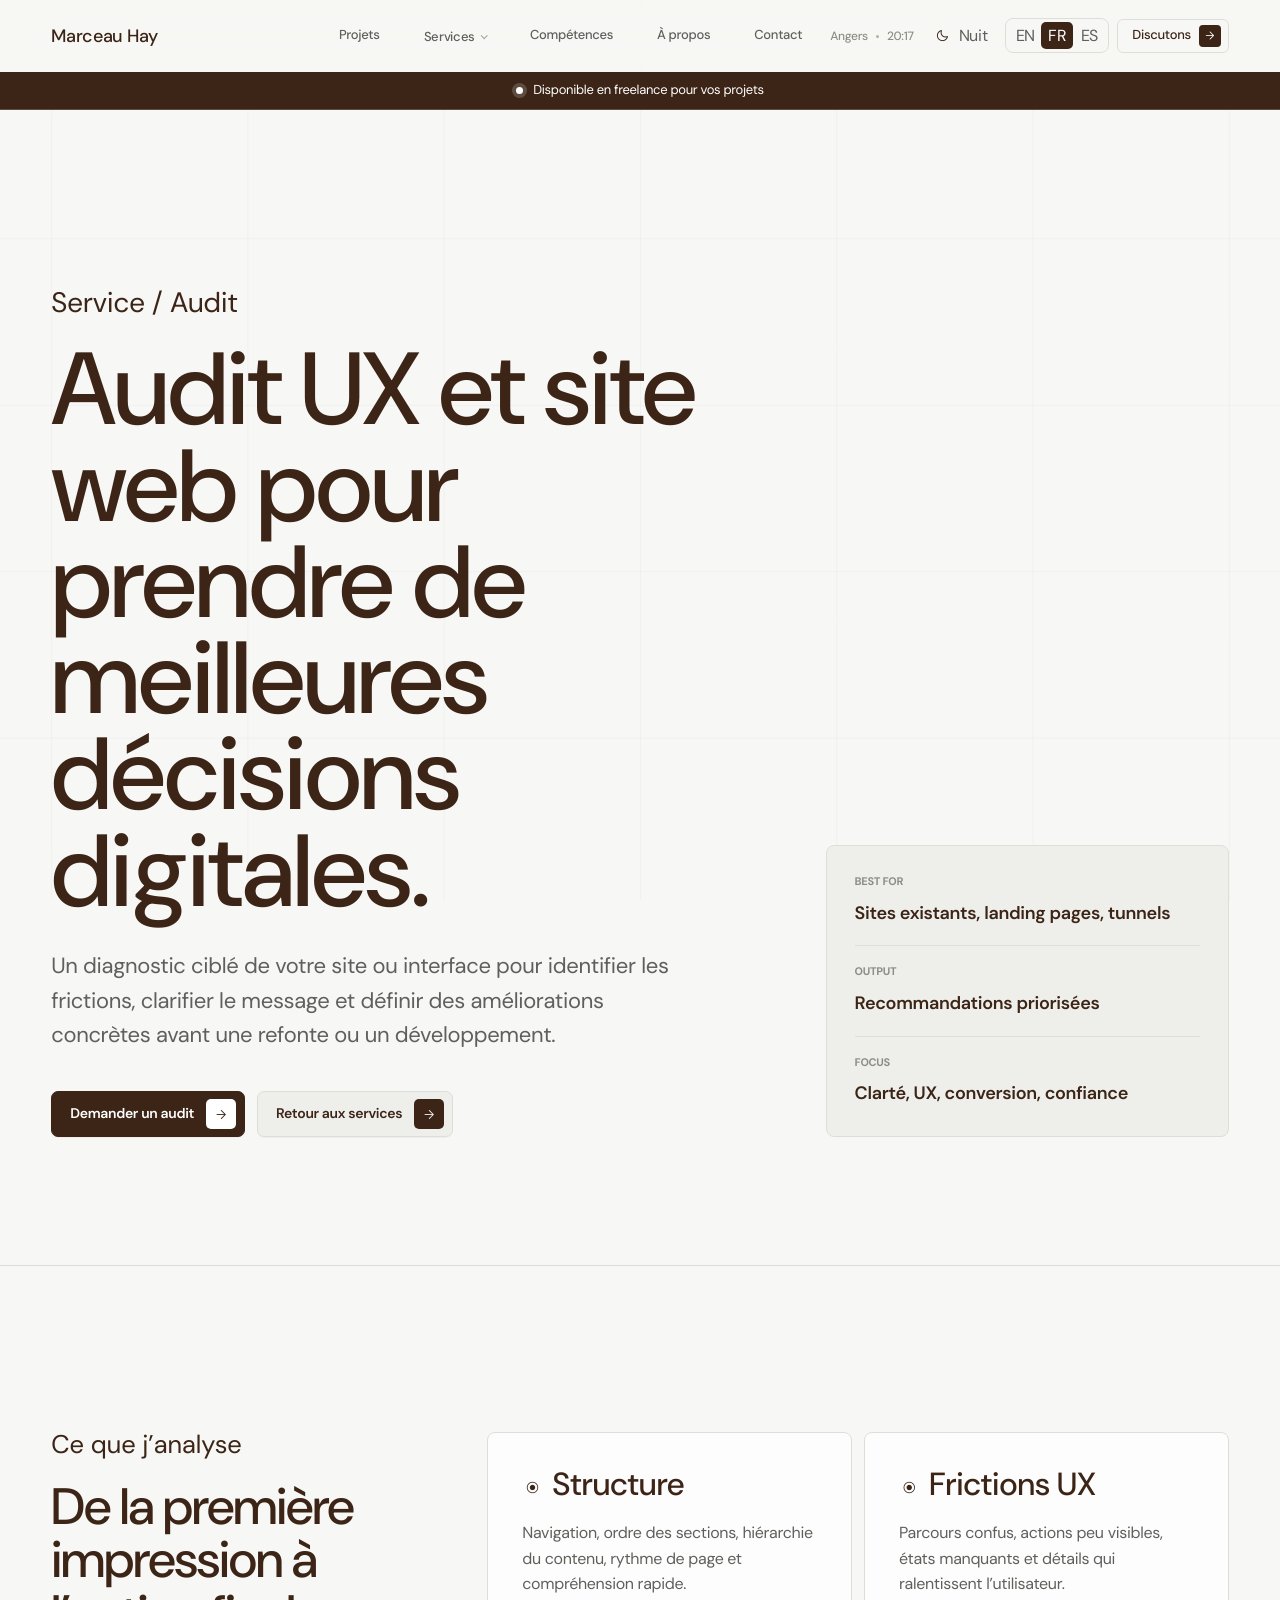
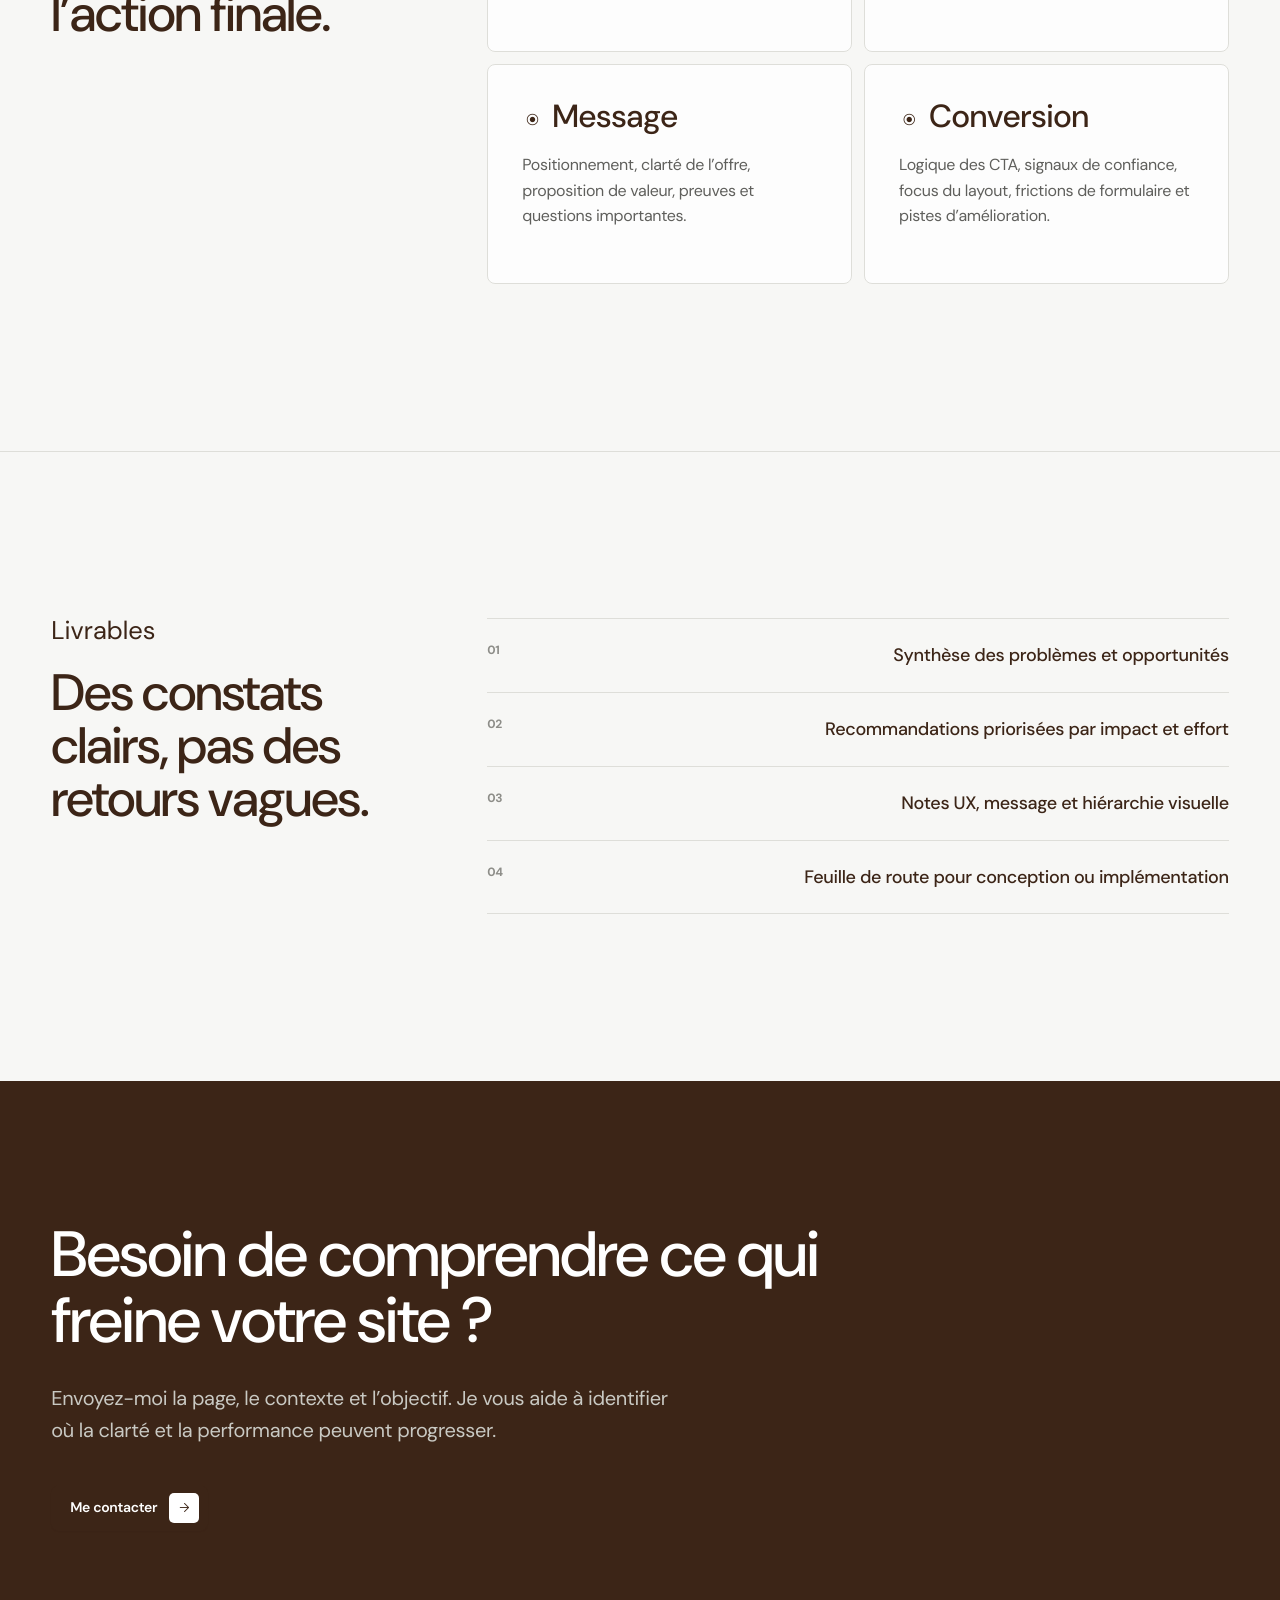
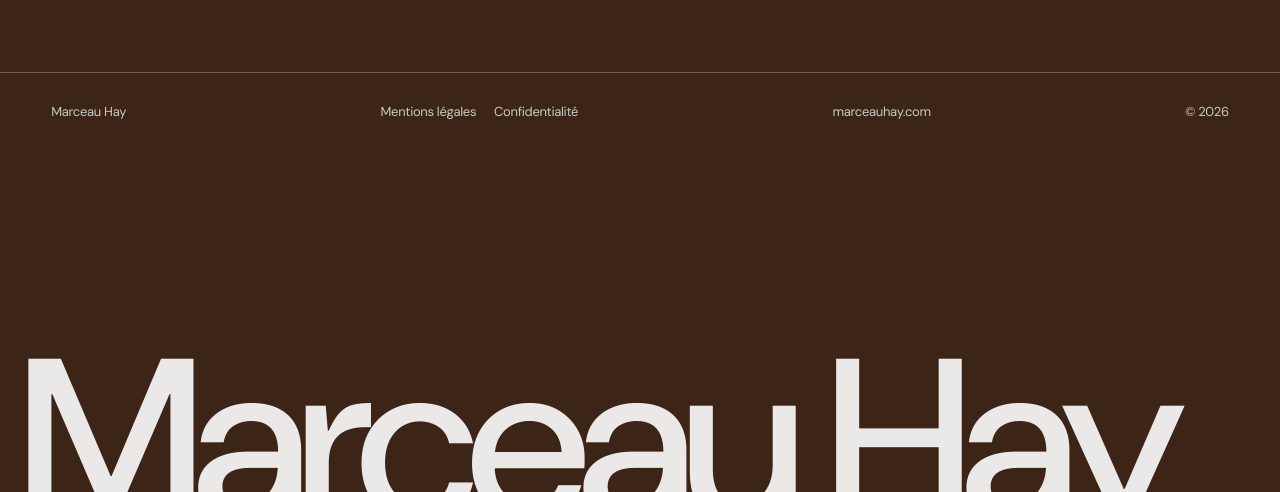
<file: service-audit.html>
<!doctype html>
<html lang="fr">
  <head>
    <meta charset="UTF-8" />
    <meta name="viewport" content="width=device-width, initial-scale=1.0" />
    <title>UX / Website Audit - Marceau Hay</title>
    <link rel="icon" href="favicon.svg" type="image/svg+xml" />
    <link rel="preconnect" href="https://fonts.googleapis.com" />
    <link rel="preconnect" href="https://fonts.gstatic.com" crossorigin />
    <link href="https://fonts.googleapis.com/css2?family=DM+Sans:opsz,wght@9..40,300;9..40,400;9..40,500;9..40,600;9..40,700&display=swap" rel="stylesheet" />
    <link href="https://fonts.googleapis.com/css2?family=Material+Symbols+Rounded:opsz,wght,FILL,GRAD@24,300,0,0" rel="stylesheet" />
    <link href="https://api.fontshare.com/v2/css?f[]=clash-grotesk@400,500,600&display=swap" rel="stylesheet" />
    <link rel="stylesheet" href="styles.css" />
  </head>
  <body>
    <div class="scroll-progress" aria-hidden="true"><span data-scroll-progress></span></div>
    <div class="cursor-dot" data-cursor-dot aria-hidden="true"></div>
    <div class="cursor-ring" data-cursor-ring aria-hidden="true"></div>
    <header class="site-header" data-header>
      <a class="brand" href="index.html" data-write-title>Marceau Hay</a>
      <nav class="nav" aria-label="Primary navigation">
        <a href="index.html#work" data-i18n="nav.work">Work</a>
        <div class="nav-services" data-mega-menu>
          <button class="nav-service-trigger" type="button" data-mega-trigger aria-expanded="false" aria-controls="services-menu"><span data-i18n="nav.services">Services</span></button>
          <div class="mega-menu" id="services-menu" data-mega-panel>
            <div class="mega-menu-intro"><p class="eyebrow" data-i18n="mega.eyebrow">Services</p><p class="mega-menu-title" data-i18n="mega.title">Focused digital support from audit to build.</p><p data-i18n="mega.note">Choose a focused entry point, then scale the work from diagnosis to polished execution.</p></div>
            <div class="mega-menu-list">
              <a href="service-audit.html" class="mega-menu-item"><span class="mega-icon material-symbols-rounded" aria-hidden="true">analytics</span><span class="mega-copy"><strong data-i18n="mega.audit.title">UX / Website Audit</strong><small data-i18n="mega.audit.text">Clarity, structure, conversion, UX friction, and actionable recommendations.</small></span></a>
              <a href="service-design.html" class="mega-menu-item"><span class="mega-icon material-symbols-rounded" aria-hidden="true">design_services</span><span class="mega-copy"><strong data-i18n="mega.design.title">UX/UI & Web Conception</strong><small data-i18n="mega.design.text">Wireframes, interfaces, landing pages, visual systems, and refined layouts.</small></span></a>
              <a href="service-design-development.html" class="mega-menu-item"><span class="mega-icon material-symbols-rounded" aria-hidden="true">code_blocks</span><span class="mega-copy"><strong data-i18n="mega.designbuild.title">Conception + Development</strong><small data-i18n="mega.designbuild.text">From visual direction to responsive implementation and launch-ready pages.</small></span></a>
              <a href="service-product-positioning.html" class="mega-menu-item"><span class="mega-icon material-symbols-rounded" aria-hidden="true">conversion_path</span><span class="mega-copy"><strong data-i18n="mega.product.title">Product & Positioning</strong><small data-i18n="mega.product.text">Offer structure, messaging, conversion logic, and digital product thinking.</small></span></a>
            </div>
            <a class="mega-feature" href="index.html#contact"><span class="mega-feature-pattern" aria-hidden="true"></span><strong data-i18n="mega.feature.title">Not sure where to start?</strong><small data-i18n="mega.feature.text">Send the context. I can help define the right format before we build.</small></a>
          </div>
        </div>
        <a href="index.html#skills" data-i18n="nav.blog">Comp&eacute;tences</a>
        <a href="index.html#about" data-i18n="nav.about">About</a>
        <a href="index.html#contact" data-i18n="nav.contact">Contact</a>
      </nav>
      <div class="header-actions">
        <div class="header-meta" aria-label="Location and local time"><span>Angers</span><time data-local-time datetime="">--:--</time></div>
        <button class="mode-toggle theme-button" type="button" data-theme-toggle aria-label="Switch to night mode"><span class="theme-icon material-symbols-rounded" data-theme-icon aria-hidden="true">dark_mode</span><span data-theme-label>Night</span></button>
        <div class="lang-toggle" aria-label="Language selection"><button type="button" data-lang="en">EN</button><button class="is-active" type="button" data-lang="fr">FR</button><button type="button" data-lang="es">ES</button></div>
        <a class="header-cta" href="index.html#contact" data-i18n="nav.cta">Let&rsquo;s talk</a>
      </div>
    </header>
    <a class="availability-banner" href="index.html#contact"><span class="availability-dot" aria-hidden="true"></span><span data-i18n="availability.text">Open to freelance work on your projects</span></a>

    <main class="service-page">
      <section class="service-hero">
        <div class="container service-hero-grid">
          <div>
            <p class="service-kicker" data-i18n="service.audit.kicker">Service / Audit</p>
            <h1 data-i18n="service.audit.title">UX and website audit for clearer digital decisions.</h1>
            <p data-i18n="service.audit.lead">A focused diagnosis of your website or interface, built to identify friction, sharpen messaging, and define practical improvements before investing in a refit or development.</p>
            <div class="hero-actions contact-actions">
              <a class="button button-primary" href="index.html#contact" data-i18n="service.audit.primary">Request an audit</a>
              <a class="button button-secondary" href="index.html#services" data-i18n="service.common.back">Back to services</a>
            </div>
          </div>
          <aside class="service-summary">
            <div><span>Best for</span><strong data-i18n="service.audit.best">Existing websites, landing pages, funnels</strong></div>
            <div><span>Output</span><strong data-i18n="service.audit.output">Prioritized recommendations</strong></div>
            <div><span>Focus</span><strong data-i18n="service.audit.focus">Clarity, UX, conversion, trust</strong></div>
          </aside>
        </div>
      </section>

      <section class="section-pad section-line">
        <div class="container service-content-grid">
          <div class="service-section-title">
            <p class="eyebrow" data-i18n="service.audit.section1.eyebrow">What I review</p>
            <h2 data-i18n="service.audit.section1.title">From first impression to final action.</h2>
          </div>
          <div class="service-card-grid">
            <article class="service-detail-card"><h3 data-i18n="service.audit.card1.title">Structure</h3><p data-i18n="service.audit.card1.text">Navigation, section order, content hierarchy, page rhythm, and whether the experience is easy to understand quickly.</p></article>
            <article class="service-detail-card"><h3 data-i18n="service.audit.card2.title">UX friction</h3><p data-i18n="service.audit.card2.text">Confusing flows, weak affordances, unclear actions, missing states, and details that slow users down.</p></article>
            <article class="service-detail-card"><h3 data-i18n="service.audit.card3.title">Messaging</h3><p data-i18n="service.audit.card3.text">Positioning, offer clarity, value proposition, credibility signals, and whether the page answers the right questions.</p></article>
            <article class="service-detail-card"><h3 data-i18n="service.audit.card4.title">Conversion</h3><p data-i18n="service.audit.card4.text">CTA logic, trust moments, layout focus, form friction, and improvements that can move users toward action.</p></article>
          </div>
        </div>
      </section>

      <section class="section-pad section-line">
        <div class="container service-content-grid">
          <div class="service-section-title">
            <p class="eyebrow" data-i18n="service.common.deliverables">Deliverables</p>
            <h2 data-i18n="service.audit.section2.title">Clear findings, not vague feedback.</h2>
          </div>
          <ul class="service-list">
            <li><span>01</span><span data-i18n="service.audit.item1">Audit summary with key issues and opportunities</span></li>
            <li><span>02</span><span data-i18n="service.audit.item2">Prioritized recommendations by impact and effort</span></li>
            <li><span>03</span><span data-i18n="service.audit.item3">UX, messaging, and visual hierarchy notes</span></li>
            <li><span>04</span><span data-i18n="service.audit.item4">Next-step roadmap for interface or implementation</span></li>
          </ul>
        </div>
      </section>

      <section class="service-page-cta">
        <div class="container">
          <h2 data-i18n="service.audit.cta.title">Need a sharper view of what is holding your website back?</h2>
          <p data-i18n="service.audit.cta.text">Send me the page, the context, and what you want it to achieve. I&rsquo;ll help identify where clarity and performance can improve.</p>
          <div class="hero-actions contact-actions">
            <a class="button button-primary" href="mailto:haymarceau1@gmail.com" data-i18n="service.common.contact">Get in touch</a>
          </div>
        </div>
      </section>
    </main>
    <footer class="footer">
      <div class="footer-marquee" aria-hidden="true">Marceau Hay</div>
      <div class="container footer-inner"><p>Marceau Hay</p><nav class="footer-links" aria-label="Liens l&eacute;gaux"><a href="mentions-legales.html">Mentions l&eacute;gales</a><a href="politique-confidentialite.html">Confidentialit&eacute;</a></nav><p>marceauhay.com</p><p>&copy; 2026</p></div>
    </footer>
    <a class="back-to-top" href="#" data-back-to-top aria-label="Back to top"><span class="material-symbols-rounded" aria-hidden="true">arrow_upward</span></a>
    <script src="script.js"></script>
  </body>
</html>
</file>
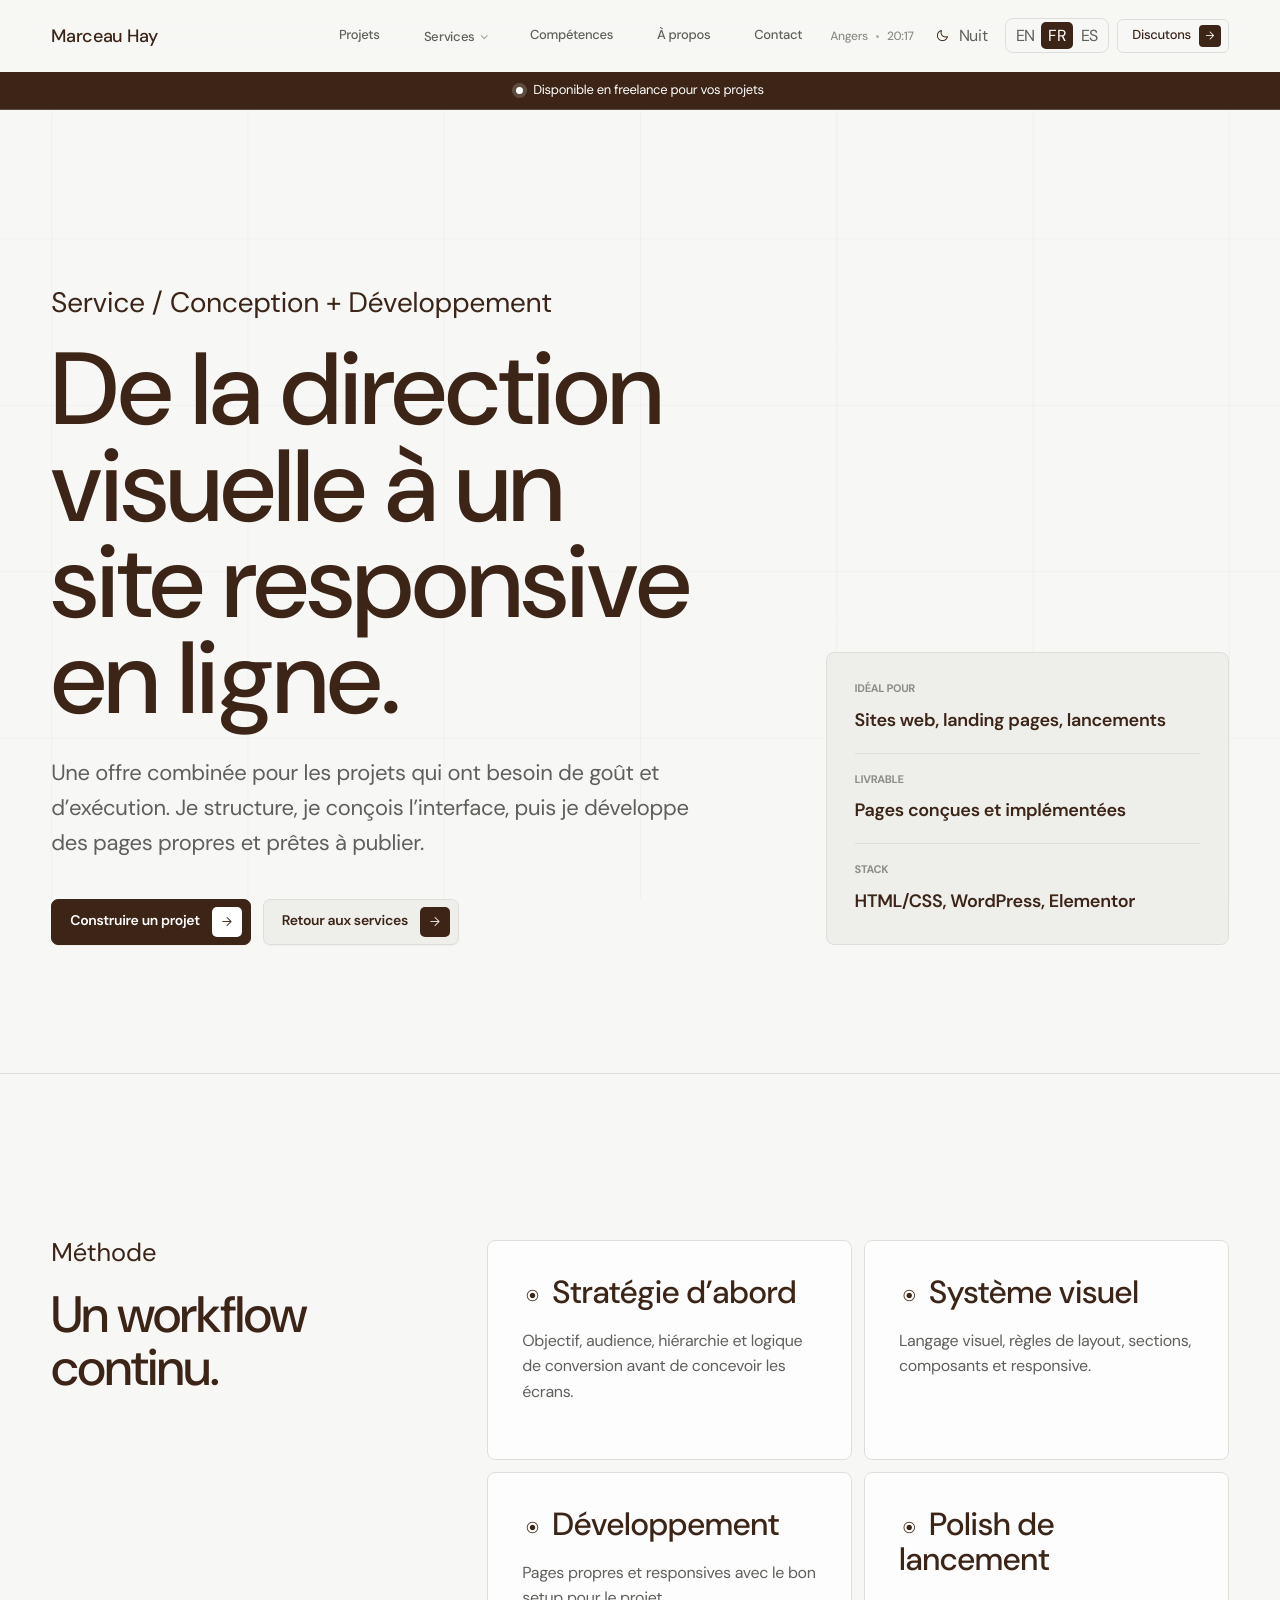
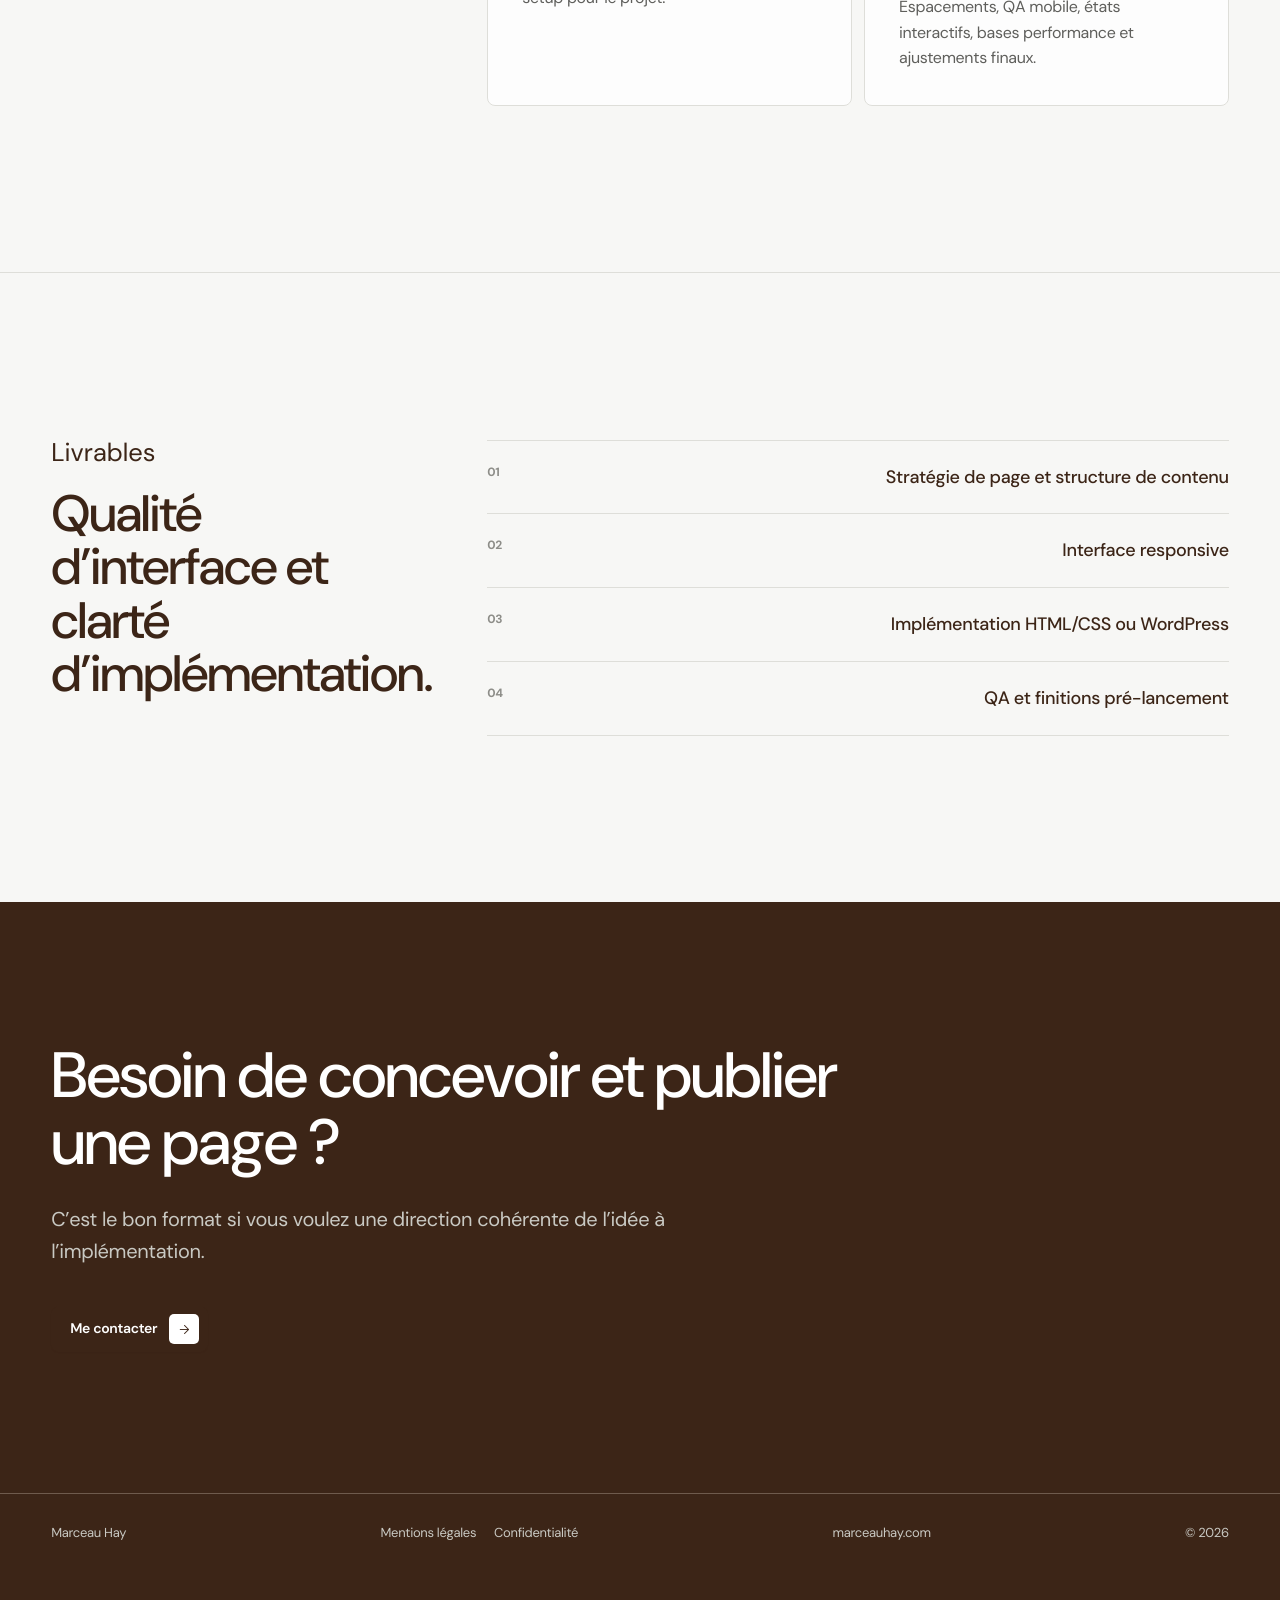
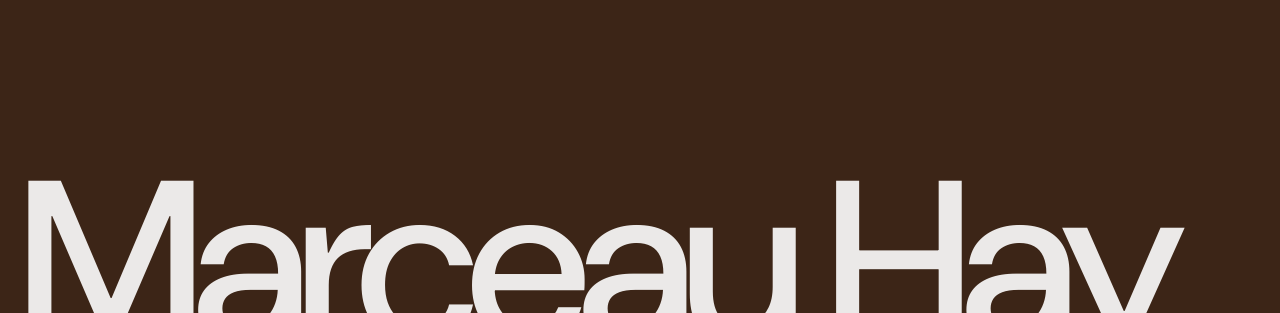
<file: service-design-development.html>
<!doctype html>
<html lang="fr">
  <head>
    <meta charset="UTF-8" />
    <meta name="viewport" content="width=device-width, initial-scale=1.0" />
    <title>Conception + Development - Marceau Hay</title>
    <link rel="icon" href="favicon.svg" type="image/svg+xml" />
    <link rel="preconnect" href="https://fonts.googleapis.com" />
    <link rel="preconnect" href="https://fonts.gstatic.com" crossorigin />
    <link href="https://fonts.googleapis.com/css2?family=DM+Sans:opsz,wght@9..40,300;9..40,400;9..40,500;9..40,600;9..40,700&display=swap" rel="stylesheet" />
    <link href="https://fonts.googleapis.com/css2?family=Material+Symbols+Rounded:opsz,wght,FILL,GRAD@24,300,0,0" rel="stylesheet" />
    <link href="https://api.fontshare.com/v2/css?f[]=clash-grotesk@400,500,600&display=swap" rel="stylesheet" />
    <link rel="stylesheet" href="styles.css" />
  </head>
  <body>
    <div class="scroll-progress" aria-hidden="true"><span data-scroll-progress></span></div>
    <div class="cursor-dot" data-cursor-dot aria-hidden="true"></div>
    <div class="cursor-ring" data-cursor-ring aria-hidden="true"></div>
    <header class="site-header" data-header>
      <a class="brand" href="index.html" data-write-title>Marceau Hay</a>
      <nav class="nav" aria-label="Primary navigation">
        <a href="index.html#work" data-i18n="nav.work">Work</a>
        <div class="nav-services" data-mega-menu>
          <button class="nav-service-trigger" type="button" data-mega-trigger aria-expanded="false" aria-controls="services-menu"><span data-i18n="nav.services">Services</span></button>
          <div class="mega-menu" id="services-menu" data-mega-panel>
            <div class="mega-menu-intro"><p class="eyebrow" data-i18n="mega.eyebrow">Services</p><p class="mega-menu-title" data-i18n="mega.title">Focused digital support from audit to build.</p><p data-i18n="mega.note">Choose a focused entry point, then scale the work from diagnosis to polished execution.</p></div>
            <div class="mega-menu-list">
              <a href="service-audit.html" class="mega-menu-item"><span class="mega-icon material-symbols-rounded" aria-hidden="true">analytics</span><span class="mega-copy"><strong data-i18n="mega.audit.title">UX / Website Audit</strong><small data-i18n="mega.audit.text">Clarity, structure, conversion, UX friction, and actionable recommendations.</small></span></a>
              <a href="service-design.html" class="mega-menu-item"><span class="mega-icon material-symbols-rounded" aria-hidden="true">design_services</span><span class="mega-copy"><strong data-i18n="mega.design.title">UX/UI & Web Conception</strong><small data-i18n="mega.design.text">Wireframes, interfaces, landing pages, visual systems, and refined layouts.</small></span></a>
              <a href="service-design-development.html" class="mega-menu-item"><span class="mega-icon material-symbols-rounded" aria-hidden="true">code_blocks</span><span class="mega-copy"><strong data-i18n="mega.designbuild.title">Conception + Development</strong><small data-i18n="mega.designbuild.text">From visual direction to responsive implementation and launch-ready pages.</small></span></a>
              <a href="service-product-positioning.html" class="mega-menu-item"><span class="mega-icon material-symbols-rounded" aria-hidden="true">conversion_path</span><span class="mega-copy"><strong data-i18n="mega.product.title">Product & Positioning</strong><small data-i18n="mega.product.text">Offer structure, messaging, conversion logic, and digital product thinking.</small></span></a>
            </div>
            <a class="mega-feature" href="index.html#contact"><span class="mega-feature-pattern" aria-hidden="true"></span><strong data-i18n="mega.feature.title">Not sure where to start?</strong><small data-i18n="mega.feature.text">Send the context. I can help define the right format before we build.</small></a>
          </div>
        </div>
        <a href="index.html#skills" data-i18n="nav.blog">Comp&eacute;tences</a>
        <a href="index.html#about" data-i18n="nav.about">About</a>
        <a href="index.html#contact" data-i18n="nav.contact">Contact</a>
      </nav>
      <div class="header-actions">
        <div class="header-meta" aria-label="Location and local time"><span>Angers</span><time data-local-time datetime="">--:--</time></div>
        <button class="mode-toggle theme-button" type="button" data-theme-toggle aria-label="Switch to night mode"><span class="theme-icon material-symbols-rounded" data-theme-icon aria-hidden="true">dark_mode</span><span data-theme-label>Night</span></button>
        <div class="lang-toggle" aria-label="Language selection"><button type="button" data-lang="en">EN</button><button class="is-active" type="button" data-lang="fr">FR</button><button type="button" data-lang="es">ES</button></div>
        <a class="header-cta" href="index.html#contact" data-i18n="nav.cta">Let&rsquo;s talk</a>
      </div>
    </header>
    <a class="availability-banner" href="index.html#contact"><span class="availability-dot" aria-hidden="true"></span><span data-i18n="availability.text">Open to freelance work on your projects</span></a>

    <main class="service-page">
      <section class="service-hero">
        <div class="container service-hero-grid">
          <div>
            <p class="service-kicker" data-i18n="service.build.kicker">Service / Conception + Development</p>
            <h1 data-i18n="service.build.title">From polished visual direction to a responsive live website.</h1>
            <p data-i18n="service.build.lead">A combined offer for projects that need both taste and execution. I shape the structure, conceive the interface, then build production-ready pages with clean responsive implementation.</p>
            <div class="hero-actions contact-actions">
              <a class="button button-primary" href="index.html#contact" data-i18n="service.build.primary">Build a project</a>
              <a class="button button-secondary" href="index.html#services" data-i18n="service.common.back">Back to services</a>
            </div>
          </div>
          <aside class="service-summary">
            <div><span data-i18n="service.build.best.label">Best for</span><strong data-i18n="service.build.best.value">Websites, landing pages, launches</strong></div>
            <div><span data-i18n="service.build.output.label">Output</span><strong data-i18n="service.build.output.value">Conceived and implemented pages</strong></div>
            <div><span data-i18n="service.build.focus.label">Stack</span><strong data-i18n="service.build.focus.value">HTML/CSS, WordPress, Elementor</strong></div>
          </aside>
        </div>
      </section>

      <section class="section-pad section-line">
        <div class="container service-content-grid">
          <div class="service-section-title">
            <p class="eyebrow" data-i18n="service.build.section1.eyebrow">How it works</p>
            <h2 data-i18n="service.build.section1.title">One continuous workflow.</h2>
          </div>
          <div class="service-card-grid">
            <article class="service-detail-card"><h3 data-i18n="service.build.card1.title">Strategy first</h3><p data-i18n="service.build.card1.text">Define the offer, page purpose, audience, hierarchy, and conversion logic before creating screens.</p></article>
            <article class="service-detail-card"><h3 data-i18n="service.build.card2.title">Interface system</h3><p data-i18n="service.build.card2.text">Create the visual language, layout rules, sections, components, and responsive behavior.</p></article>
            <article class="service-detail-card"><h3 data-i18n="service.build.card3.title">Development</h3><p data-i18n="service.build.card3.text">Build clean, responsive pages using the right setup for the project and its future maintenance.</p></article>
            <article class="service-detail-card"><h3 data-i18n="service.build.card4.title">Launch polish</h3><p data-i18n="service.build.card4.text">Final spacing, mobile QA, interaction states, performance basics, and content adjustments.</p></article>
          </div>
        </div>
      </section>

      <section class="section-pad section-line">
        <div class="container service-content-grid">
          <div class="service-section-title">
            <p class="eyebrow" data-i18n="service.common.deliverables">Deliverables</p>
            <h2 data-i18n="service.build.section2.title">Interface quality with implementation clarity.</h2>
          </div>
          <ul class="service-list">
            <li><span>01</span><span data-i18n="service.build.item1">Page strategy and content structure</span></li>
            <li><span>02</span><span data-i18n="service.build.item2">Responsive interface conception</span></li>
            <li><span>03</span><span data-i18n="service.build.item3">HTML/CSS or WordPress implementation</span></li>
            <li><span>04</span><span data-i18n="service.build.item4">Launch-ready QA and final refinements</span></li>
          </ul>
        </div>
      </section>

      <section class="service-page-cta">
        <div class="container">
          <h2 data-i18n="service.build.cta.title">Need someone who can shape and ship the page?</h2>
          <p data-i18n="service.build.cta.text">This is the best fit when you want one coherent direction from idea to implementation.</p>
          <div class="hero-actions contact-actions"><a class="button button-primary" href="mailto:haymarceau1@gmail.com" data-i18n="service.common.contact">Get in touch</a></div>
        </div>
      </section>
    </main>
    <footer class="footer">
      <div class="footer-marquee" aria-hidden="true">Marceau Hay</div>
      <div class="container footer-inner"><p>Marceau Hay</p><nav class="footer-links" aria-label="Liens l&eacute;gaux"><a href="mentions-legales.html">Mentions l&eacute;gales</a><a href="politique-confidentialite.html">Confidentialit&eacute;</a></nav><p>marceauhay.com</p><p>&copy; 2026</p></div>
    </footer>
    <a class="back-to-top" href="#" data-back-to-top aria-label="Back to top"><span class="material-symbols-rounded" aria-hidden="true">arrow_upward</span></a>
    <script src="script.js"></script>
  </body>
</html>
</file>
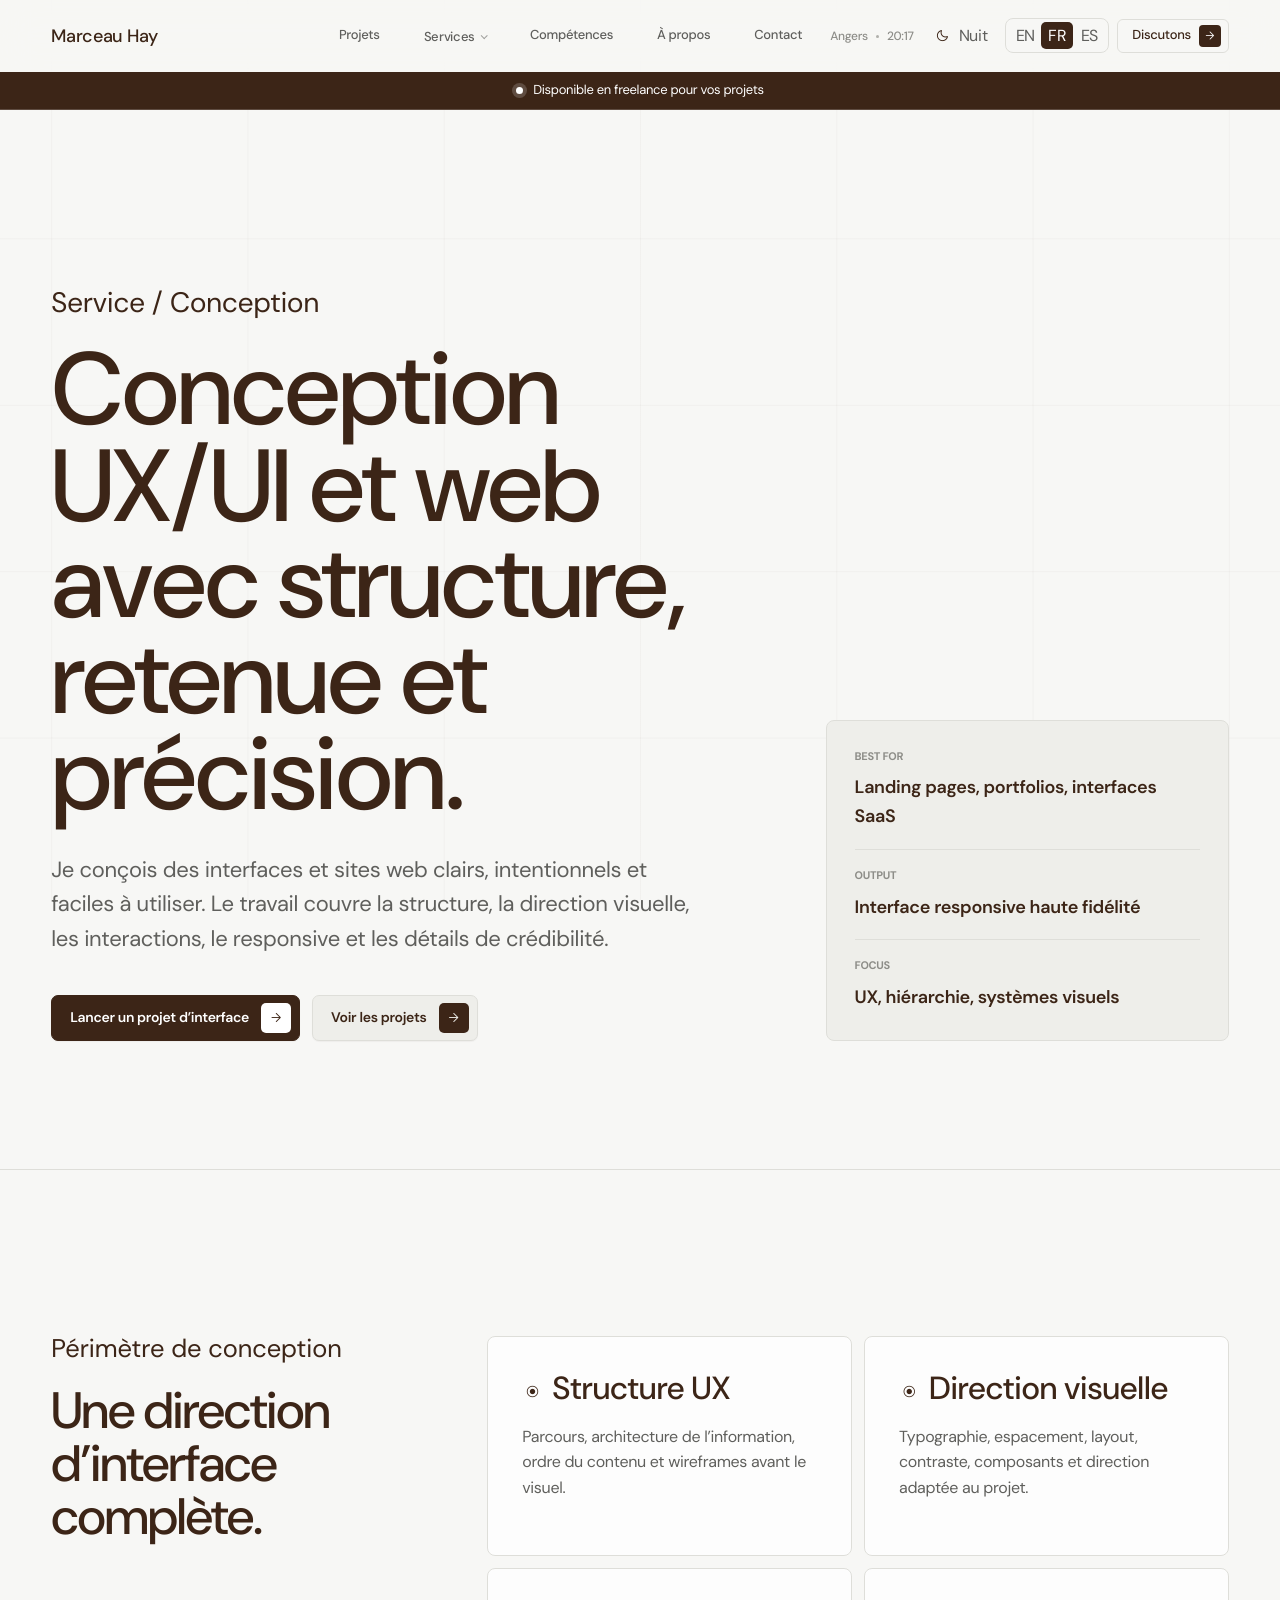
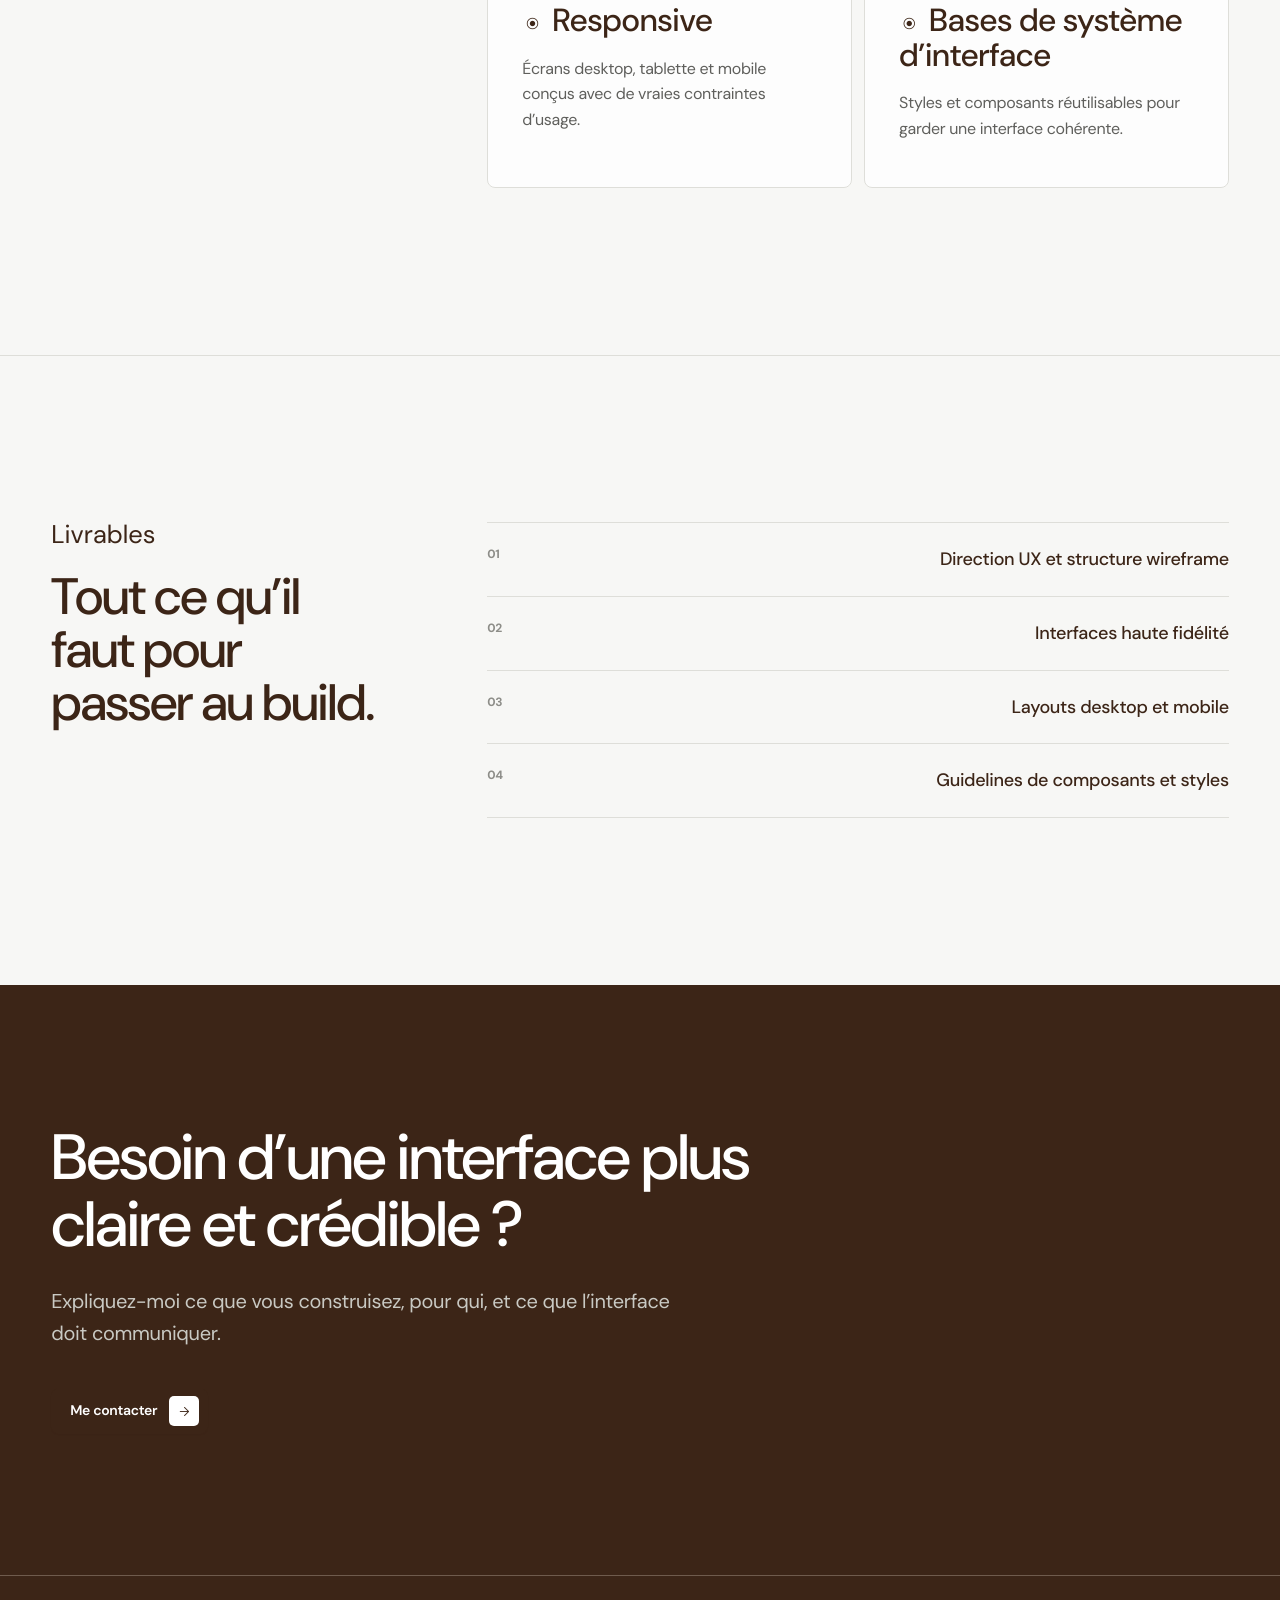
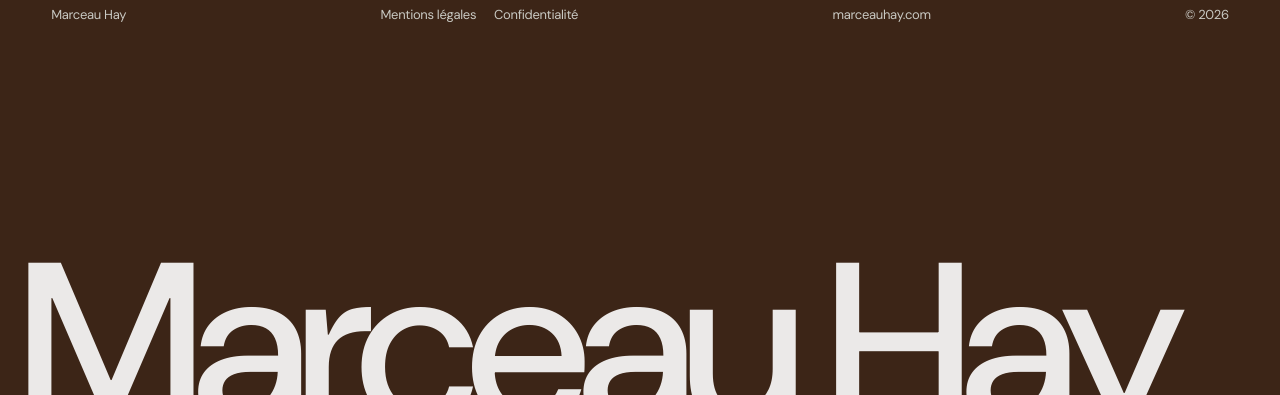
<file: service-design.html>
<!doctype html>
<html lang="fr">
  <head>
    <meta charset="UTF-8" />
    <meta name="viewport" content="width=device-width, initial-scale=1.0" />
    <title>UX/UI & Web Conception - Marceau Hay</title>
    <link rel="icon" href="favicon.svg" type="image/svg+xml" />
    <link rel="preconnect" href="https://fonts.googleapis.com" />
    <link rel="preconnect" href="https://fonts.gstatic.com" crossorigin />
    <link href="https://fonts.googleapis.com/css2?family=DM+Sans:opsz,wght@9..40,300;9..40,400;9..40,500;9..40,600;9..40,700&display=swap" rel="stylesheet" />
    <link href="https://fonts.googleapis.com/css2?family=Material+Symbols+Rounded:opsz,wght,FILL,GRAD@24,300,0,0" rel="stylesheet" />
    <link href="https://api.fontshare.com/v2/css?f[]=clash-grotesk@400,500,600&display=swap" rel="stylesheet" />
    <link rel="stylesheet" href="styles.css" />
  </head>
  <body>
    <div class="scroll-progress" aria-hidden="true"><span data-scroll-progress></span></div>
    <div class="cursor-dot" data-cursor-dot aria-hidden="true"></div>
    <div class="cursor-ring" data-cursor-ring aria-hidden="true"></div>
    <header class="site-header" data-header>
      <a class="brand" href="index.html" data-write-title>Marceau Hay</a>
      <nav class="nav" aria-label="Primary navigation">
        <a href="index.html#work" data-i18n="nav.work">Work</a>
        <div class="nav-services" data-mega-menu>
          <button class="nav-service-trigger" type="button" data-mega-trigger aria-expanded="false" aria-controls="services-menu"><span data-i18n="nav.services">Services</span></button>
          <div class="mega-menu" id="services-menu" data-mega-panel>
            <div class="mega-menu-intro"><p class="eyebrow" data-i18n="mega.eyebrow">Services</p><p class="mega-menu-title" data-i18n="mega.title">Focused digital support from audit to build.</p><p data-i18n="mega.note">Choose a focused entry point, then scale the work from diagnosis to polished execution.</p></div>
            <div class="mega-menu-list">
              <a href="service-audit.html" class="mega-menu-item"><span class="mega-icon material-symbols-rounded" aria-hidden="true">analytics</span><span class="mega-copy"><strong data-i18n="mega.audit.title">UX / Website Audit</strong><small data-i18n="mega.audit.text">Clarity, structure, conversion, UX friction, and actionable recommendations.</small></span></a>
              <a href="service-design.html" class="mega-menu-item"><span class="mega-icon material-symbols-rounded" aria-hidden="true">design_services</span><span class="mega-copy"><strong data-i18n="mega.design.title">UX/UI & Web Conception</strong><small data-i18n="mega.design.text">Wireframes, interfaces, landing pages, visual systems, and refined layouts.</small></span></a>
              <a href="service-design-development.html" class="mega-menu-item"><span class="mega-icon material-symbols-rounded" aria-hidden="true">code_blocks</span><span class="mega-copy"><strong data-i18n="mega.designbuild.title">Conception + Development</strong><small data-i18n="mega.designbuild.text">From visual direction to responsive implementation and launch-ready pages.</small></span></a>
              <a href="service-product-positioning.html" class="mega-menu-item"><span class="mega-icon material-symbols-rounded" aria-hidden="true">conversion_path</span><span class="mega-copy"><strong data-i18n="mega.product.title">Product & Positioning</strong><small data-i18n="mega.product.text">Offer structure, messaging, conversion logic, and digital product thinking.</small></span></a>
            </div>
            <a class="mega-feature" href="index.html#contact"><span class="mega-feature-pattern" aria-hidden="true"></span><strong data-i18n="mega.feature.title">Not sure where to start?</strong><small data-i18n="mega.feature.text">Send the context. I can help define the right format before we build.</small></a>
          </div>
        </div>
        <a href="index.html#skills" data-i18n="nav.blog">Comp&eacute;tences</a>
        <a href="index.html#about" data-i18n="nav.about">About</a>
        <a href="index.html#contact" data-i18n="nav.contact">Contact</a>
      </nav>
      <div class="header-actions">
        <div class="header-meta" aria-label="Location and local time"><span>Angers</span><time data-local-time datetime="">--:--</time></div>
        <button class="mode-toggle theme-button" type="button" data-theme-toggle aria-label="Switch to night mode"><span class="theme-icon material-symbols-rounded" data-theme-icon aria-hidden="true">dark_mode</span><span data-theme-label>Night</span></button>
        <div class="lang-toggle" aria-label="Language selection"><button type="button" data-lang="en">EN</button><button class="is-active" type="button" data-lang="fr">FR</button><button type="button" data-lang="es">ES</button></div>
        <a class="header-cta" href="index.html#contact" data-i18n="nav.cta">Let&rsquo;s talk</a>
      </div>
    </header>
    <a class="availability-banner" href="index.html#contact"><span class="availability-dot" aria-hidden="true"></span><span data-i18n="availability.text">Open to freelance work on your projects</span></a>

    <main class="service-page">
      <section class="service-hero">
        <div class="container service-hero-grid">
          <div>
            <p class="service-kicker" data-i18n="service.design.kicker">Service / Conception</p>
            <h1 data-i18n="service.design.title">UX/UI and web conception with structure, restraint, and precision.</h1>
            <p data-i18n="service.design.lead">I conceive interfaces and websites that feel clear, intentional, and usable. The work covers structure, visual direction, interaction patterns, responsive layouts, and the details that make a digital experience credible.</p>
            <div class="hero-actions contact-actions">
              <a class="button button-primary" href="index.html#contact" data-i18n="service.design.primary">Start an interface project</a>
              <a class="button button-secondary" href="index.html#work" data-i18n="service.common.viewwork">View work</a>
            </div>
          </div>
          <aside class="service-summary">
            <div><span>Best for</span><strong data-i18n="service.design.best">Landing pages, portfolios, SaaS screens</strong></div>
            <div><span>Output</span><strong data-i18n="service.design.output">High-fidelity responsive interface</strong></div>
            <div><span>Focus</span><strong data-i18n="service.design.focus">UX, hierarchy, visual systems</strong></div>
          </aside>
        </div>
      </section>

      <section class="section-pad section-line">
        <div class="container service-content-grid">
          <div class="service-section-title">
            <p class="eyebrow" data-i18n="service.design.section1.eyebrow">Conception scope</p>
            <h2 data-i18n="service.design.section1.title">A complete interface direction.</h2>
          </div>
          <div class="service-card-grid">
            <article class="service-detail-card"><h3 data-i18n="service.design.card1.title">UX structure</h3><p data-i18n="service.design.card1.text">User flows, information architecture, content order, and wireframes before visual decisions.</p></article>
            <article class="service-detail-card"><h3 data-i18n="service.design.card2.title">Visual direction</h3><p data-i18n="service.design.card2.text">Typography, spacing, layout, contrast, components, and a direction that fits the project.</p></article>
            <article class="service-detail-card"><h3 data-i18n="service.design.card3.title">Responsive layouts</h3><p data-i18n="service.design.card3.text">Desktop, tablet, and mobile screens conceived with real constraints and usage in mind.</p></article>
            <article class="service-detail-card"><h3 data-i18n="service.design.card4.title">Interface system basics</h3><p data-i18n="service.design.card4.text">Reusable styles and components so the interface can scale without becoming inconsistent.</p></article>
          </div>
        </div>
      </section>

      <section class="section-pad section-line">
        <div class="container service-content-grid">
          <div class="service-section-title">
            <p class="eyebrow" data-i18n="service.common.deliverables">Deliverables</p>
            <h2 data-i18n="service.design.section2.title">Everything needed to move into build.</h2>
          </div>
          <ul class="service-list">
            <li><span>01</span><span data-i18n="service.design.item1">UX direction and wireframe structure</span></li>
            <li><span>02</span><span data-i18n="service.design.item2">High-fidelity interface screens</span></li>
            <li><span>03</span><span data-i18n="service.design.item3">Responsive desktop and mobile layouts</span></li>
            <li><span>04</span><span data-i18n="service.design.item4">Component and style guidelines</span></li>
          </ul>
        </div>
      </section>

      <section class="service-page-cta">
        <div class="container">
          <h2 data-i18n="service.design.cta.title">Need an interface that feels clearer and more credible?</h2>
          <p data-i18n="service.design.cta.text">Tell me what you are building, who it is for, and what it needs to communicate.</p>
          <div class="hero-actions contact-actions"><a class="button button-primary" href="mailto:haymarceau1@gmail.com" data-i18n="service.common.contact">Get in touch</a></div>
        </div>
      </section>
    </main>
    <footer class="footer">
      <div class="footer-marquee" aria-hidden="true">Marceau Hay</div>
      <div class="container footer-inner"><p>Marceau Hay</p><nav class="footer-links" aria-label="Liens l&eacute;gaux"><a href="mentions-legales.html">Mentions l&eacute;gales</a><a href="politique-confidentialite.html">Confidentialit&eacute;</a></nav><p>marceauhay.com</p><p>&copy; 2026</p></div>
    </footer>
    <a class="back-to-top" href="#" data-back-to-top aria-label="Back to top"><span class="material-symbols-rounded" aria-hidden="true">arrow_upward</span></a>
    <script src="script.js"></script>
  </body>
</html>
</file>
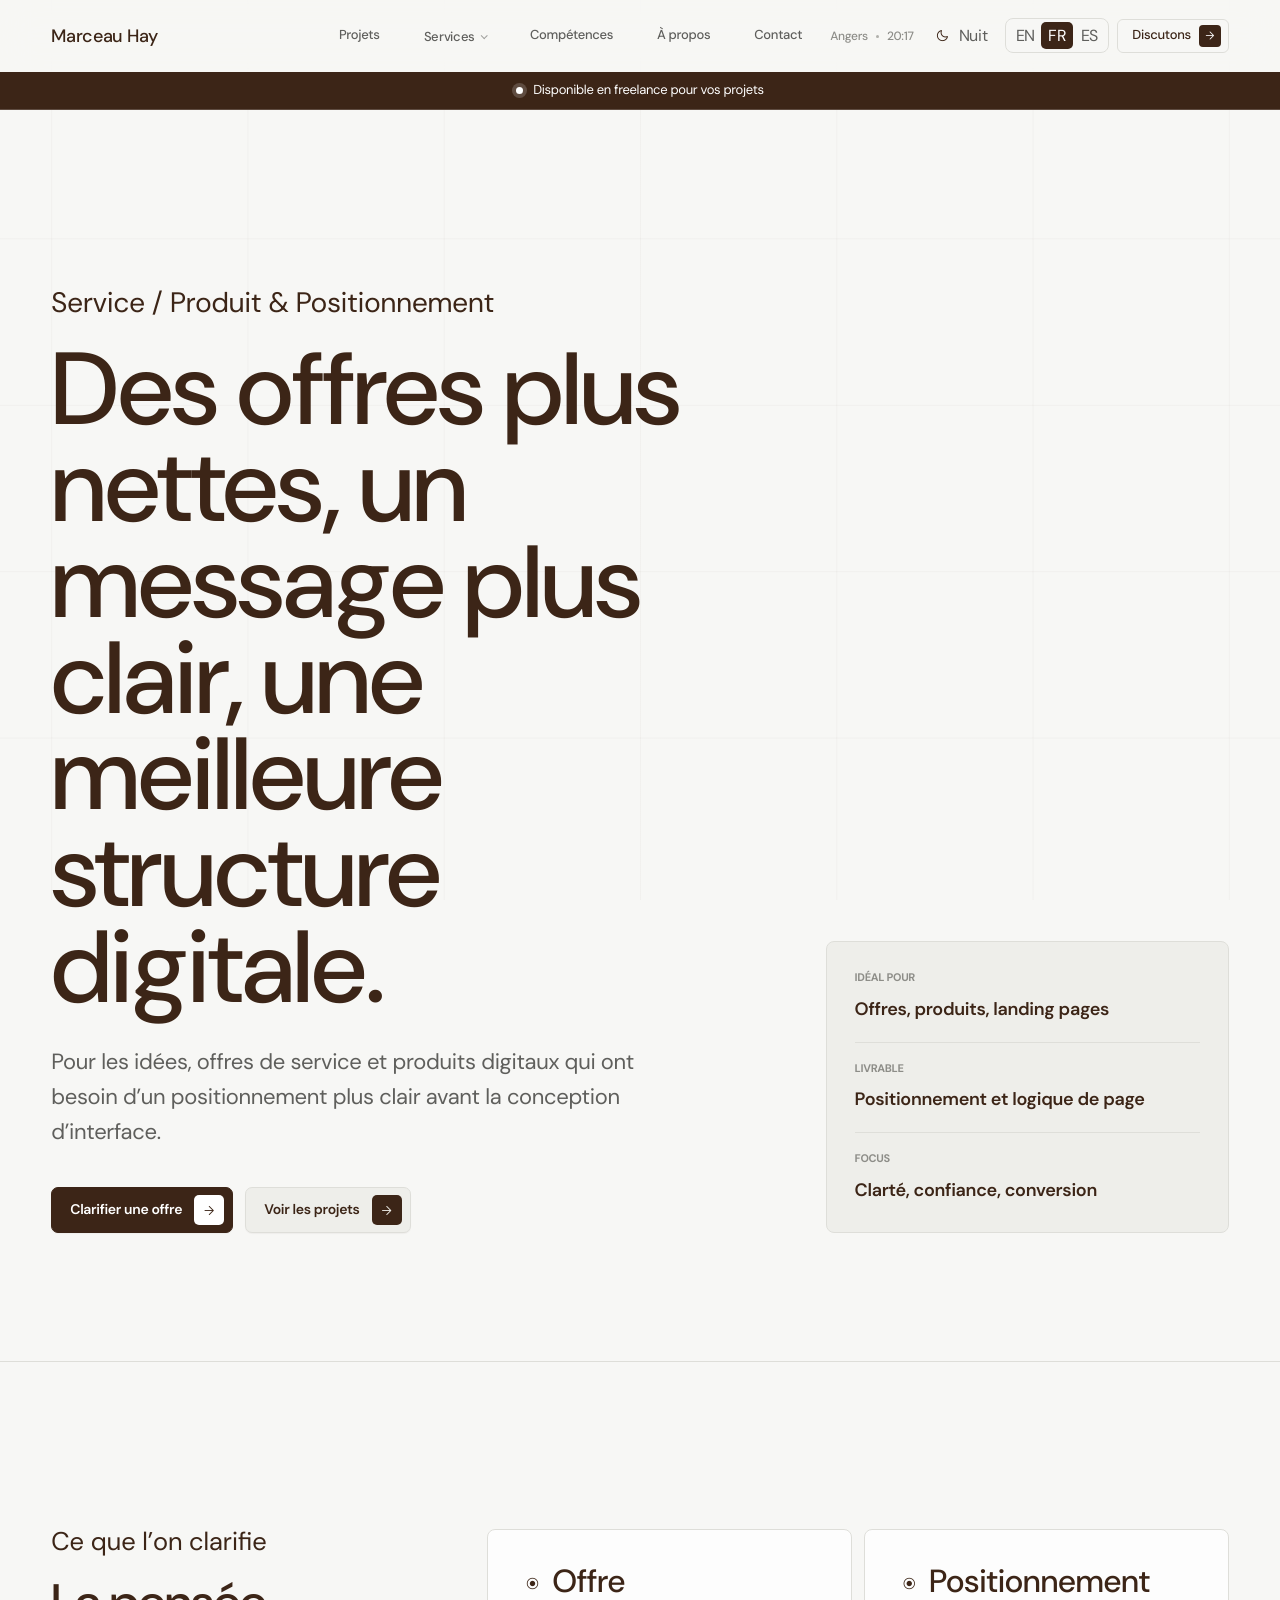
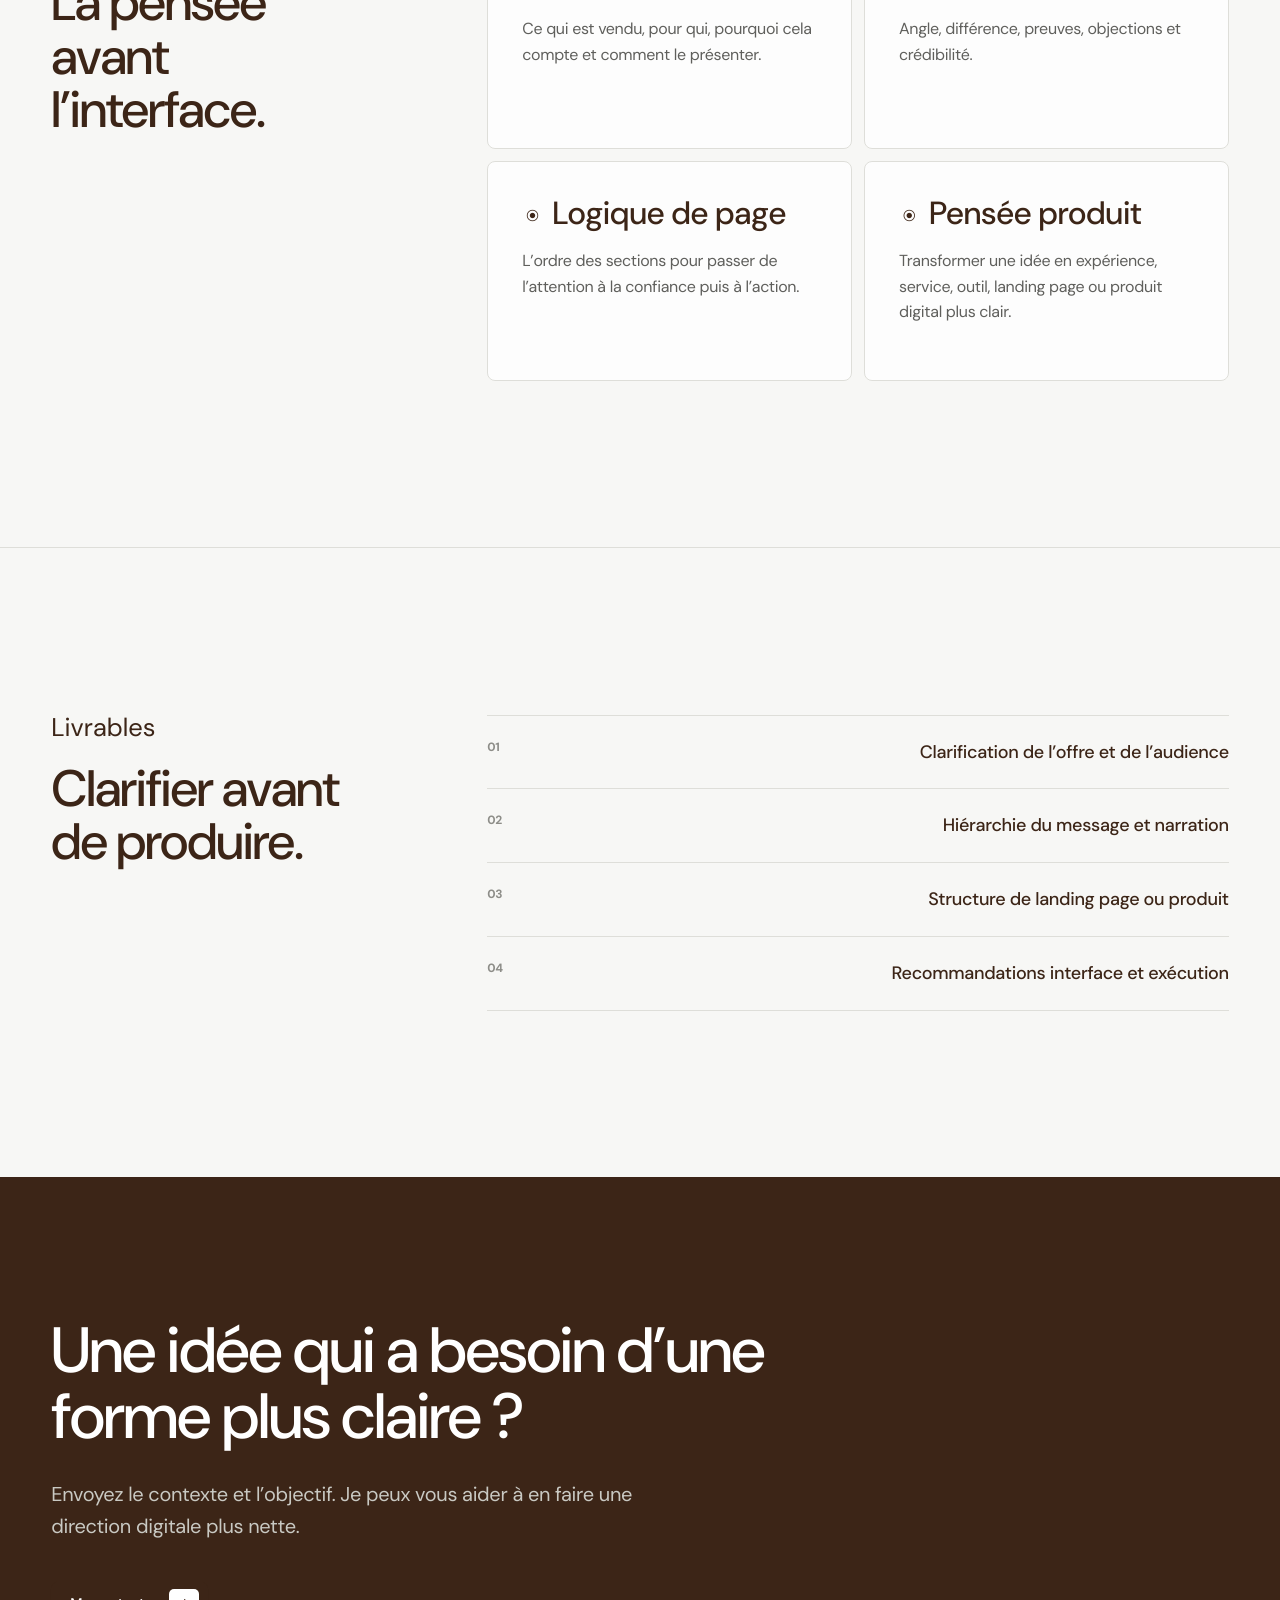
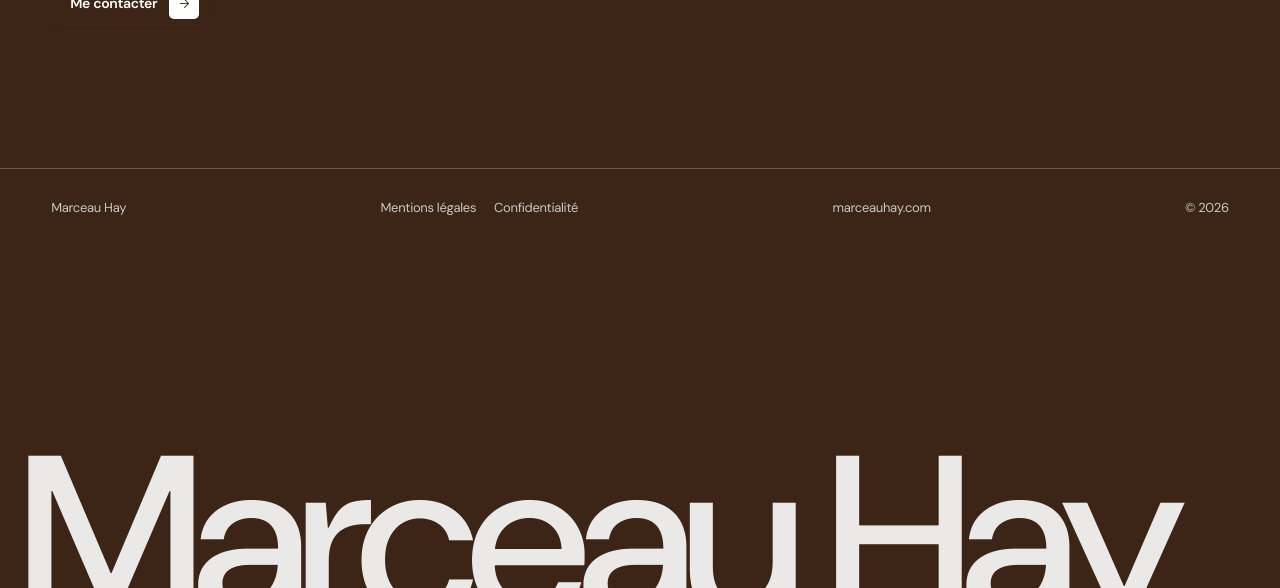
<file: service-product-positioning.html>
<!doctype html>
<html lang="fr">
  <head>
    <meta charset="UTF-8" />
    <meta name="viewport" content="width=device-width, initial-scale=1.0" />
    <title>Product & Positioning - Marceau Hay</title>
    <link rel="icon" href="favicon.svg" type="image/svg+xml" />
    <link rel="preconnect" href="https://fonts.googleapis.com" />
    <link rel="preconnect" href="https://fonts.gstatic.com" crossorigin />
    <link href="https://fonts.googleapis.com/css2?family=DM+Sans:opsz,wght@9..40,300;9..40,400;9..40,500;9..40,600;9..40,700&display=swap" rel="stylesheet" />
    <link href="https://fonts.googleapis.com/css2?family=Material+Symbols+Rounded:opsz,wght,FILL,GRAD@24,300,0,0" rel="stylesheet" />
    <link href="https://api.fontshare.com/v2/css?f[]=clash-grotesk@400,500,600&display=swap" rel="stylesheet" />
    <link rel="stylesheet" href="styles.css" />
  </head>
  <body>
    <div class="scroll-progress" aria-hidden="true"><span data-scroll-progress></span></div>
    <div class="cursor-dot" data-cursor-dot aria-hidden="true"></div>
    <div class="cursor-ring" data-cursor-ring aria-hidden="true"></div>
    <header class="site-header" data-header>
      <a class="brand" href="index.html" data-write-title>Marceau Hay</a>
      <nav class="nav" aria-label="Primary navigation">
        <a href="index.html#work" data-i18n="nav.work">Work</a>
        <div class="nav-services" data-mega-menu>
          <button class="nav-service-trigger" type="button" data-mega-trigger aria-expanded="false" aria-controls="services-menu"><span data-i18n="nav.services">Services</span></button>
          <div class="mega-menu" id="services-menu" data-mega-panel>
            <div class="mega-menu-intro"><p class="eyebrow" data-i18n="mega.eyebrow">Services</p><p class="mega-menu-title" data-i18n="mega.title">Focused digital support from audit to build.</p><p data-i18n="mega.note">Choose a focused entry point, then scale the work from diagnosis to polished execution.</p></div>
            <div class="mega-menu-list">
              <a href="service-audit.html" class="mega-menu-item"><span class="mega-icon material-symbols-rounded" aria-hidden="true">analytics</span><span class="mega-copy"><strong data-i18n="mega.audit.title">UX / Website Audit</strong><small data-i18n="mega.audit.text">Clarity, structure, conversion, UX friction, and actionable recommendations.</small></span></a>
              <a href="service-design.html" class="mega-menu-item"><span class="mega-icon material-symbols-rounded" aria-hidden="true">design_services</span><span class="mega-copy"><strong data-i18n="mega.design.title">UX/UI & Web Conception</strong><small data-i18n="mega.design.text">Wireframes, interfaces, landing pages, visual systems, and refined layouts.</small></span></a>
              <a href="service-design-development.html" class="mega-menu-item"><span class="mega-icon material-symbols-rounded" aria-hidden="true">code_blocks</span><span class="mega-copy"><strong data-i18n="mega.designbuild.title">Conception + Development</strong><small data-i18n="mega.designbuild.text">From visual direction to responsive implementation and launch-ready pages.</small></span></a>
              <a href="service-product-positioning.html" class="mega-menu-item"><span class="mega-icon material-symbols-rounded" aria-hidden="true">conversion_path</span><span class="mega-copy"><strong data-i18n="mega.product.title">Product & Positioning</strong><small data-i18n="mega.product.text">Offer structure, messaging, conversion logic, and digital product thinking.</small></span></a>
            </div>
            <a class="mega-feature" href="index.html#contact"><span class="mega-feature-pattern" aria-hidden="true"></span><strong data-i18n="mega.feature.title">Not sure where to start?</strong><small data-i18n="mega.feature.text">Send the context. I can help define the right format before we build.</small></a>
          </div>
        </div>
        <a href="index.html#skills" data-i18n="nav.blog">Comp&eacute;tences</a>
        <a href="index.html#about" data-i18n="nav.about">About</a>
        <a href="index.html#contact" data-i18n="nav.contact">Contact</a>
      </nav>
      <div class="header-actions">
        <div class="header-meta" aria-label="Location and local time"><span>Angers</span><time data-local-time datetime="">--:--</time></div>
        <button class="mode-toggle theme-button" type="button" data-theme-toggle aria-label="Switch to night mode"><span class="theme-icon material-symbols-rounded" data-theme-icon aria-hidden="true">dark_mode</span><span data-theme-label>Night</span></button>
        <div class="lang-toggle" aria-label="Language selection"><button type="button" data-lang="en">EN</button><button class="is-active" type="button" data-lang="fr">FR</button><button type="button" data-lang="es">ES</button></div>
        <a class="header-cta" href="index.html#contact" data-i18n="nav.cta">Let&rsquo;s talk</a>
      </div>
    </header>
    <a class="availability-banner" href="index.html#contact"><span class="availability-dot" aria-hidden="true"></span><span data-i18n="availability.text">Open to freelance work on your projects</span></a>

    <main class="service-page">
      <section class="service-hero">
        <div class="container service-hero-grid">
          <div>
            <p class="service-kicker" data-i18n="service.product.kicker">Service / Product & Positioning</p>
            <h1 data-i18n="service.product.title">Sharper offers, clearer messaging, and better digital structure.</h1>
            <p data-i18n="service.product.lead">For early-stage ideas, service offers, and digital products that need clearer positioning before interface work. I help organize the message, the value, and the conversion logic behind the interface.</p>
            <div class="hero-actions contact-actions">
              <a class="button button-primary" href="index.html#contact" data-i18n="service.product.primary">Clarify an offer</a>
              <a class="button button-secondary" href="index.html#work" data-i18n="service.common.viewwork">View work</a>
            </div>
          </div>
          <aside class="service-summary">
            <div><span data-i18n="service.product.best.label">Best for</span><strong data-i18n="service.product.best.value">Offers, products, landing pages</strong></div>
            <div><span data-i18n="service.product.output.label">Output</span><strong data-i18n="service.product.output.value">Positioning and page logic</strong></div>
            <div><span data-i18n="service.product.focus.label">Focus</span><strong data-i18n="service.product.focus.value">Clarity, trust, conversion</strong></div>
          </aside>
        </div>
      </section>

      <section class="section-pad section-line">
        <div class="container service-content-grid">
          <div class="service-section-title">
            <p class="eyebrow" data-i18n="service.product.section1.eyebrow">What we clarify</p>
            <h2 data-i18n="service.product.section1.title">The thinking before the interface.</h2>
          </div>
          <div class="service-card-grid">
            <article class="service-detail-card"><h3 data-i18n="service.product.card1.title">Offer</h3><p data-i18n="service.product.card1.text">What is being sold, who it is for, why it matters, and how it should be packaged.</p></article>
            <article class="service-detail-card"><h3 data-i18n="service.product.card2.title">Positioning</h3><p data-i18n="service.product.card2.text">The angle, differentiation, proof points, objections, and credibility needed to make the offer understandable.</p></article>
            <article class="service-detail-card"><h3 data-i18n="service.product.card3.title">Page logic</h3><p data-i18n="service.product.card3.text">How sections should be ordered to move from attention to trust to action without adding noise.</p></article>
            <article class="service-detail-card"><h3 data-i18n="service.product.card4.title">Product thinking</h3><p data-i18n="service.product.card4.text">How the idea can become a clearer experience, service, tool, landing page, or digital product.</p></article>
          </div>
        </div>
      </section>

      <section class="section-pad section-line">
        <div class="container service-content-grid">
          <div class="service-section-title">
            <p class="eyebrow" data-i18n="service.common.deliverables">Deliverables</p>
            <h2 data-i18n="service.product.section2.title">Clarity before production.</h2>
          </div>
          <ul class="service-list">
            <li><span>01</span><span data-i18n="service.product.item1">Offer and audience clarification</span></li>
            <li><span>02</span><span data-i18n="service.product.item2">Messaging hierarchy and core narrative</span></li>
            <li><span>03</span><span data-i18n="service.product.item3">Landing page or product structure</span></li>
            <li><span>04</span><span data-i18n="service.product.item4">Recommendations for interface and execution</span></li>
          </ul>
        </div>
      </section>

      <section class="service-page-cta">
        <div class="container">
          <h2 data-i18n="service.product.cta.title">Have an idea that needs a clearer shape?</h2>
          <p data-i18n="service.product.cta.text">Send the context and what you are trying to achieve. I can help turn it into a sharper digital direction.</p>
          <div class="hero-actions contact-actions"><a class="button button-primary" href="mailto:haymarceau1@gmail.com" data-i18n="service.common.contact">Get in touch</a></div>
        </div>
      </section>
    </main>
    <footer class="footer">
      <div class="footer-marquee" aria-hidden="true">Marceau Hay</div>
      <div class="container footer-inner"><p>Marceau Hay</p><nav class="footer-links" aria-label="Liens l&eacute;gaux"><a href="mentions-legales.html">Mentions l&eacute;gales</a><a href="politique-confidentialite.html">Confidentialit&eacute;</a></nav><p>marceauhay.com</p><p>&copy; 2026</p></div>
    </footer>
    <a class="back-to-top" href="#" data-back-to-top aria-label="Back to top"><span class="material-symbols-rounded" aria-hidden="true">arrow_upward</span></a>
    <script src="script.js"></script>
  </body>
</html>
</file>
<file: styles.css>
:root {
  --background: #f7f7f5;
  --foreground: #3c2517;
  --card: #ffffff;
  --card-foreground: #3c2517;
  --popover: #ffffff;
  --popover-foreground: #3c2517;
  --primary: #3c2517;
  --primary-foreground: #ffffff;
  --secondary: #eeeeea;
  --secondary-foreground: #3c2517;
  --muted-surface: #eeeeea;
  --muted-foreground: #5f5f5c;
  --subtle-foreground: #8d8d88;
  --accent: #f1f1ed;
  --accent-foreground: #3c2517;
  --border: #deded9;
  --input: #c7c7c0;
  --ring: #8d8d88;
  --radius: 0.5rem;
  --bg: var(--background);
  --surface: var(--card);
  --ink: var(--foreground);
  --muted: var(--muted-foreground);
  --soft: var(--subtle-foreground);
  --line: var(--border);
  --line-strong: var(--input);
  --charcoal: var(--card-foreground);
  --silver: var(--muted-surface);
  --graphite: #3c2517;
  --max: 1180px;
  --pad: clamp(22px, 4vw, 56px);
  --section: clamp(88px, 13vw, 176px);
  --header-bg: rgba(247, 247, 245, 0.82);
  --header-bg-solid: rgba(247, 247, 245, 0.94);
  --contact-bg: #3c2517;
  --contact-line: #6f5b4d;
  --contact-muted: #c9c9c3;
  --grid-line: rgba(60, 37, 23, 0.045);
  --cursor-color: #3c2517;
  --cursor-ring-color: rgba(60, 37, 23, 0.44);
  --cursor-hover-fill: rgba(60, 37, 23, 0.07);
  --cursor-hover-ring: rgba(60, 37, 23, 0.22);
  --ease-out: cubic-bezier(0.16, 1, 0.3, 1);
  color-scheme: light;
}

body[data-theme="dark"] {
  --background: #3c2517;
  --foreground: #f4f4f1;
  --card: #3c2517;
  --card-foreground: #eeeeea;
  --popover: #3c2517;
  --popover-foreground: #f4f4f1;
  --primary: #f4f4f1;
  --primary-foreground: #3c2517;
  --secondary: #4a3020;
  --secondary-foreground: #eeeeea;
  --muted-surface: #3c2517;
  --muted-foreground: #b8b8b2;
  --subtle-foreground: #85857f;
  --accent: #4a3020;
  --accent-foreground: #f4f4f1;
  --border: #6f5b4d;
  --input: #806a5a;
  --ring: #85857f;
  --bg: var(--background);
  --surface: var(--card);
  --ink: var(--foreground);
  --muted: var(--muted-foreground);
  --soft: var(--subtle-foreground);
  --line: var(--border);
  --line-strong: var(--input);
  --charcoal: var(--card-foreground);
  --silver: var(--muted-surface);
  --graphite: #e6e6e0;
  --header-bg: rgba(60, 37, 23, 0.82);
  --header-bg-solid: rgba(60, 37, 23, 0.94);
  --contact-bg: #f4f4f1;
  --contact-line: #d7d7d1;
  --contact-muted: #5f5f5c;
  --grid-line: rgba(255, 255, 255, 0.055);
  --cursor-color: #f4f4f1;
  --cursor-ring-color: rgba(244, 244, 241, 0.44);
  --cursor-hover-fill: rgba(244, 244, 241, 0.08);
  --cursor-hover-ring: rgba(244, 244, 241, 0.24);
  color-scheme: dark;
}

body[data-cursor-contrast="dark"] {
  --cursor-color: #3c2517;
  --cursor-ring-color: rgba(60, 37, 23, 0.44);
  --cursor-hover-fill: rgba(60, 37, 23, 0.07);
  --cursor-hover-ring: rgba(60, 37, 23, 0.22);
}

body[data-cursor-contrast="light"] {
  --cursor-color: #ffffff;
  --cursor-ring-color: rgba(255, 255, 255, 0.52);
  --cursor-hover-fill: rgba(255, 255, 255, 0.1);
  --cursor-hover-ring: rgba(255, 255, 255, 0.28);
}

* {
  box-sizing: border-box;
}

html {
  scroll-behavior: smooth;
}

body.has-custom-cursor,
body.has-custom-cursor a,
body.has-custom-cursor button {
  cursor: none;
}

body {
  margin: 0;
  background: var(--bg);
  color: var(--ink);
  font-family: "DM Sans", Arial, sans-serif;
  font-size: 16px;
  line-height: 1.6;
  letter-spacing: -0.02em;
  text-rendering: geometricPrecision;
  -webkit-font-smoothing: antialiased;
  transition: background 360ms ease, color 360ms ease;
}

h1,
h2,
h3 {
  font-family: "Clash Grotesk", "DM Sans", Arial, sans-serif;
}

body::before {
  content: "";
  position: fixed;
  inset: 0;
  z-index: -1;
  pointer-events: none;
  background-image:
    linear-gradient(to right, var(--grid-line) 1px, transparent 1px),
    linear-gradient(to bottom, var(--grid-line) 1px, transparent 1px);
  background-size:
    calc((100vw - (var(--pad) * 2)) / 6) var(--section),
    calc((100vw - (var(--pad) * 2)) / 6) var(--section);
  background-position:
    var(--pad) 72px,
    var(--pad) 72px;
  opacity: 0.72;
}

.site-loader {
  position: fixed;
  inset: 0;
  z-index: 999;
  display: grid;
  place-items: center;
  color: #f7f7f5;
  background: #3c2517;
  pointer-events: none;
  clip-path: inset(0 0 0 0);
  transition:
    clip-path 900ms cubic-bezier(0.76, 0, 0.24, 1),
    transform 900ms cubic-bezier(0.76, 0, 0.24, 1),
    visibility 0ms linear 900ms;
}

.loader-inner {
  display: grid;
  width: min(720px, calc(100vw - 48px));
  justify-items: center;
  gap: clamp(24px, 4vw, 44px);
}

.loader-name {
  display: block;
  font-family: "Clash Grotesk", "DM Sans", Arial, sans-serif;
  font-size: clamp(44px, 8vw, 118px);
  font-weight: 500;
  line-height: 0.95;
  letter-spacing: -0.03em;
  opacity: 1;
  transform: translate3d(0, 0, 0);
  transition:
    opacity 480ms ease,
    transform 760ms cubic-bezier(0.76, 0, 0.24, 1);
}

.loader-progress {
  display: grid;
  grid-template-columns: 1fr 42px;
  gap: 14px;
  align-items: center;
  width: min(420px, 100%);
  opacity: 0.82;
}

.loader-progress-track {
  height: 1px;
  overflow: hidden;
  background: rgba(247, 247, 245, 0.26);
}

.loader-progress-track span {
  display: block;
  width: calc(var(--loader-progress, 0) * 1%);
  height: 100%;
  background: #f7f7f5;
  transform-origin: left;
  transition: width 120ms linear;
}

.loader-percent {
  color: rgba(247, 247, 245, 0.78);
  font-size: 12px;
  font-weight: 600;
  line-height: 1;
  text-align: right;
  font-variant-numeric: tabular-nums;
}

body.is-loading {
  overflow: hidden;
}

body.is-loaded .site-loader {
  visibility: hidden;
  clip-path: inset(0 0 100% 0);
  transform: translate3d(0, -8%, 0);
}

body.is-loaded .loader-name,
body.is-loaded .loader-progress {
  opacity: 0;
  transform: translate3d(0, -34px, 0);
}

.scroll-progress {
  position: fixed;
  top: 0;
  right: 0;
  z-index: 30;
  width: 2px;
  height: 100vh;
  background: transparent;
  pointer-events: none;
}

.scroll-progress span {
  display: block;
  width: 100%;
  height: calc(var(--scroll-progress, 0) * 1%);
  background: var(--ink);
  transform-origin: top;
  transition: height 120ms linear, background 240ms ease;
}

.cursor-dot,
.cursor-ring {
  position: fixed;
  left: 0;
  top: 0;
  z-index: 100;
  pointer-events: none;
  opacity: 0;
  transform: translate3d(-50%, -50%, 0);
  transition:
    opacity 180ms ease,
    width 240ms var(--ease-out),
    height 240ms var(--ease-out),
    border-color 240ms ease,
    background 240ms ease;
}

.cursor-dot {
  width: 4px;
  height: 4px;
  background: var(--cursor-color);
  border-radius: 999px;
}

.cursor-ring {
  width: 30px;
  height: 30px;
  border: 1px solid var(--cursor-ring-color);
  border-radius: 999px;
}

body.is-cursor-ready .cursor-dot,
body.is-cursor-ready .cursor-ring {
  opacity: 1;
}

body.is-cursor-hover .cursor-dot {
  opacity: 0;
}

body.is-cursor-hover .cursor-ring {
  width: 48px;
  height: 48px;
  background: var(--cursor-hover-fill);
  border-color: var(--cursor-hover-ring);
}

body.is-cursor-hidden .cursor-dot,
body.is-cursor-hidden .cursor-ring {
  opacity: 0;
}

a {
  color: inherit;
  text-decoration: none;
}

a:focus-visible,
button:focus-visible {
  outline: 2px solid var(--ring);
  outline-offset: 3px;
}

p,
h1,
h2,
h3 {
  margin: 0;
}

.container {
  width: min(100% - (var(--pad) * 2), var(--max));
  margin: 0 auto;
}

.section-pad {
  padding: var(--section) 0;
}

.section-line {
  border-top: 1px solid var(--line);
}

.service-page {
  min-height: 100vh;
}

.service-hero {
  padding: clamp(112px, 14vw, 190px) 0 clamp(76px, 10vw, 132px);
}

.service-hero-grid {
  display: grid;
  grid-template-columns: minmax(0, 0.9fr) minmax(300px, 0.54fr);
  gap: clamp(44px, 8vw, 112px);
  align-items: end;
}

.service-kicker {
  margin-bottom: 24px;
  color: var(--primary);
  font-family: "Clash Grotesk", "DM Sans", Arial, sans-serif;
  font-size: clamp(22px, 2.2vw, 30px);
  font-weight: 400;
  letter-spacing: 0;
  line-height: 1;
  text-transform: none;
}

.service-hero h1 {
  max-width: 900px;
  font-size: clamp(48px, 8vw, 112px);
  line-height: 0.94;
}

.service-hero p {
  max-width: 640px;
  margin-top: 30px;
  color: var(--muted-foreground);
  font-size: clamp(18px, 2vw, 22px);
  line-height: 1.58;
}

.service-hero .service-kicker {
  margin-top: 0;
  color: var(--primary);
  font-size: clamp(22px, 2.2vw, 30px);
  line-height: 1;
}

.service-summary {
  display: grid;
  gap: 18px;
  padding: 28px;
  background: var(--secondary);
  border: 1px solid var(--border);
  border-radius: var(--radius);
}

.service-summary div {
  display: grid;
  gap: 7px;
  padding-bottom: 18px;
  border-bottom: 1px solid var(--border);
}

.service-summary div:last-child {
  padding-bottom: 0;
  border-bottom: 0;
}

.service-summary span {
  color: var(--soft);
  font-size: 11px;
  font-weight: 700;
  text-transform: uppercase;
}

.service-summary strong {
  color: var(--foreground);
  font-size: 18px;
  font-weight: 600;
}

.service-content-grid {
  display: grid;
  grid-template-columns: minmax(220px, 0.45fr) minmax(0, 1fr);
  gap: clamp(40px, 8vw, 110px);
}

.service-section-title {
  position: sticky;
  top: 128px;
  align-self: start;
}

.service-section-title h2 {
  font-size: clamp(32px, 4vw, 58px);
}

.service-card-grid {
  display: grid;
  grid-template-columns: repeat(2, minmax(0, 1fr));
  gap: 12px;
}

.service-detail-card {
  min-height: 220px;
  padding: clamp(24px, 3vw, 34px);
  background: color-mix(in srgb, var(--card) 76%, transparent);
  border: 1px solid var(--border);
  border-radius: var(--radius);
}

.service-detail-card h3::before {
  content: "radio_button_checked";
  display: inline-flex;
  align-items: center;
  justify-content: center;
  width: 20px;
  height: 20px;
  margin-right: 10px;
  color: var(--primary);
  font-family: "Material Symbols Rounded";
  font-size: 15px;
  font-weight: 300;
  line-height: 1;
  vertical-align: 0.02em;
  font-feature-settings: "liga";
  -webkit-font-feature-settings: "liga";
}

.service-detail-card h3 {
  margin-top: 0;
  font-size: clamp(24px, 2.5vw, 34px);
}

.service-detail-card p {
  margin-top: 18px;
  color: var(--muted-foreground);
}

.service-list {
  display: grid;
  margin: 0;
  padding: 0;
  list-style: none;
  border-top: 1px solid var(--border);
}

.service-list li {
  display: flex;
  justify-content: space-between;
  gap: 24px;
  padding: 22px 0;
  color: var(--foreground);
  border-bottom: 1px solid var(--border);
  font-size: 18px;
}

.service-list li > span:first-child {
  color: var(--soft);
  font-size: 12px;
  font-weight: 700;
}

.service-list li > span:last-child {
  color: var(--foreground);
  font-size: 18px;
  font-weight: 500;
}

.service-page-cta {
  padding: clamp(80px, 11vw, 150px) 0;
  background: var(--contact-bg);
  color: var(--surface);
}

.service-page-cta h2 {
  max-width: 820px;
}

.service-page-cta p {
  max-width: 620px;
  margin-top: 28px;
  color: var(--contact-muted);
  font-size: 20px;
}

.site-header {
  position: sticky;
  top: 0;
  z-index: 10;
  display: grid;
  grid-template-columns: 1fr auto 1fr;
  align-items: center;
  gap: 28px;
  width: 100%;
  min-height: 72px;
  padding: 0 var(--pad);
  background: var(--header-bg);
  border-bottom: 1px solid rgba(222, 222, 217, 0);
  backdrop-filter: blur(18px);
  transition: border-color 220ms ease, background 220ms ease;
}

.site-header.is-scrolled {
  background: var(--header-bg-solid);
  border-bottom-color: var(--line);
}

.availability-banner {
  position: sticky;
  top: 72px;
  z-index: 9;
  display: flex;
  min-height: 38px;
  align-items: center;
  justify-content: center;
  gap: 10px;
  padding: 0 var(--pad);
  color: var(--primary-foreground);
  background: var(--primary);
  border-bottom: 1px solid color-mix(in srgb, var(--primary) 82%, white);
  font-size: 13px;
  font-weight: 400;
  line-height: 1.2;
  text-align: center;
}

.availability-dot {
  width: 7px;
  height: 7px;
  background: currentColor;
  border-radius: 999px;
  box-shadow: 0 0 0 4px color-mix(in srgb, currentColor 18%, transparent);
}

.brand,
.header-cta,
.mode-toggle,
.lang-toggle button,
.nav a {
  font-size: 13px;
  font-weight: 500;
  line-height: 1;
}

.brand {
  justify-self: start;
  font-family: "Clash Grotesk", "DM Sans", Arial, sans-serif;
  font-size: 18px;
  font-weight: 500;
  letter-spacing: -0.02em;
}

.nav {
  position: relative;
  display: flex;
  align-items: center;
  justify-content: center;
  gap: clamp(18px, 4vw, 44px);
  color: var(--muted);
}

.nav a,
.nav-service-trigger,
.header-cta,
.mode-toggle,
.lang-toggle button,
.case-link {
  transition: color 180ms ease, border-color 180ms ease, opacity 180ms ease, background 180ms ease;
}

.nav a:hover,
.nav-service-trigger:hover,
.nav-services.is-open .nav-service-trigger,
.header-cta:hover,
.mode-toggle:hover,
.lang-toggle button:hover,
.case-link:hover {
  color: var(--ink);
}

.nav-services {
  position: relative;
}

.nav-service-trigger {
  display: inline-flex;
  align-items: center;
  gap: 6px;
  padding: 0;
  color: inherit;
  font-family: inherit;
  font-size: 13px;
  font-weight: 500;
  line-height: 1;
  letter-spacing: inherit;
  background: transparent;
  border: 0;
  cursor: pointer;
}

.nav-service-trigger::after {
  content: "";
  width: 4px;
  height: 4px;
  border-right: 1px solid currentColor;
  border-bottom: 1px solid currentColor;
  opacity: 0.56;
  transform: rotate(45deg) translateY(-1px);
  transition: transform 180ms var(--ease-out), opacity 180ms ease;
}

.nav-services.is-open .nav-service-trigger::after {
  opacity: 1;
  transform: rotate(225deg) translateY(-1px);
}

.mega-menu {
  position: fixed;
  top: 88px;
  left: 0;
  right: 0;
  z-index: 25;
  display: grid;
  grid-template-columns: minmax(240px, 0.72fr) minmax(0, 1.4fr) minmax(240px, 0.65fr);
  gap: clamp(18px, 2.5vw, 34px);
  width: auto;
  min-height: 360px;
  padding: clamp(28px, 3.6vw, 56px) var(--pad);
  color: var(--foreground);
  background: var(--popover);
  border: 1px solid var(--border);
  border-right: 0;
  border-left: 0;
  border-radius: 0 0 calc(var(--radius) + 12px) calc(var(--radius) + 12px);
  box-shadow: 0 28px 90px rgba(60, 37, 23, 0.18);
  opacity: 0;
  pointer-events: none;
  transform: translate3d(0, 14px, 0) scale(0.985);
  transform-origin: top center;
  --mega-x: 50%;
  --mega-y: 50%;
  transition:
    opacity 240ms ease,
    transform 520ms var(--ease-out),
    box-shadow 260ms ease;
}

.mega-menu::after {
  content: "";
  position: absolute;
  inset: 1px;
  border-radius: 0 0 calc(var(--radius) + 11px) calc(var(--radius) + 11px);
  pointer-events: none;
  background: color-mix(in srgb, var(--primary) 3%, transparent);
  opacity: 0;
  transition: opacity 240ms ease;
}

.nav-services.is-open .mega-menu::after {
  opacity: 1;
}

.nav-services.is-open .mega-menu {
  opacity: 1;
  pointer-events: auto;
  transform: translate3d(0, 0, 0) scale(1);
}

.mega-menu::before {
  content: "";
  position: absolute;
  top: -7px;
  left: 50%;
  width: 14px;
  height: 14px;
  background: var(--popover);
  border-top: 1px solid var(--border);
  border-left: 1px solid var(--border);
  transform: translateX(-50%) rotate(45deg);
}

.mega-menu-intro {
  position: relative;
  display: grid;
  align-content: space-between;
  min-height: 300px;
  padding: clamp(24px, 2.4vw, 34px);
  background: var(--secondary);
  border: 1px solid var(--border);
  border-radius: var(--radius);
  overflow: hidden;
  opacity: 0;
  transform: translate3d(-10px, 8px, 0);
  transition: opacity 520ms var(--ease-out), transform 520ms var(--ease-out);
}

.mega-menu-intro::after {
  content: "";
  position: absolute;
  right: 18px;
  bottom: 18px;
  width: 42px;
  height: 2px;
  color: var(--primary);
  background: currentColor;
  opacity: 0.22;
}

.nav-services.is-open .mega-menu-intro {
  opacity: 1;
  transform: translate3d(0, 0, 0);
}

.mega-menu-intro .eyebrow {
  margin-bottom: 18px;
}

.mega-menu-title {
  margin-top: 0;
  max-width: 340px;
  color: var(--foreground);
  font-family: "Clash Grotesk", "DM Sans", Arial, sans-serif;
  font-size: 28px;
  font-weight: 500;
  line-height: 1.02;
}

.mega-menu-intro p:not(.eyebrow):not(.mega-menu-title) {
  max-width: 310px;
  color: var(--muted-foreground);
  font-size: 14px;
  line-height: 1.45;
}

.mega-menu-list {
  display: grid;
  grid-template-columns: repeat(2, minmax(0, 1fr));
  gap: clamp(12px, 1.6vw, 22px);
}

.mega-menu-item {
  position: relative;
  display: flex;
  gap: 18px;
  min-height: 142px;
  align-items: flex-start;
  padding: clamp(18px, 2vw, 26px);
  color: var(--foreground);
  background: transparent;
  border: 1px solid transparent;
  border-radius: var(--radius);
  opacity: 0;
  overflow: hidden;
  transform: translate3d(0, 16px, 0) scale(0.985);
  transition:
    opacity 520ms var(--ease-out),
    background 180ms ease,
    border-color 180ms ease,
    transform 520ms var(--ease-out);
}

.mega-menu-item::after {
  content: "arrow_forward";
  position: absolute;
  right: 14px;
  bottom: 14px;
  display: inline-flex;
  width: 26px;
  height: 26px;
  align-items: center;
  justify-content: center;
  color: var(--primary);
  background: color-mix(in srgb, var(--primary) 7%, transparent);
  border: 1px solid color-mix(in srgb, var(--primary) 14%, var(--border));
  border-radius: calc(var(--radius) - 3px);
  font-family: "Material Symbols Rounded";
  font-size: 17px;
  font-weight: 300;
  line-height: 1;
  opacity: 0;
  transform: translate3d(4px, 4px, 0);
  transition: opacity 220ms ease, transform 320ms var(--ease-out);
}

.nav-services.is-open .mega-menu-item {
  opacity: 1;
  transform: translate3d(0, 0, 0) scale(1);
}

.nav-services.is-open .mega-menu-item:nth-child(1) {
  transition-delay: 70ms;
}

.nav-services.is-open .mega-menu-item:nth-child(2) {
  transition-delay: 110ms;
}

.nav-services.is-open .mega-menu-item:nth-child(3) {
  transition-delay: 150ms;
}

.nav-services.is-open .mega-menu-item:nth-child(4) {
  transition-delay: 190ms;
}

.mega-icon {
  display: inline-flex;
  width: 36px;
  height: 36px;
  flex: 0 0 36px;
  align-items: center;
  justify-content: center;
  color: var(--primary);
  background: color-mix(in srgb, var(--primary) 8%, transparent);
  border: 1px solid color-mix(in srgb, var(--primary) 18%, var(--border));
  border-radius: calc(var(--radius) - 2px);
  font-family: "Material Symbols Rounded";
  font-size: 21px;
  font-weight: 300;
  line-height: 1;
  opacity: 0.9;
  transition: opacity 180ms ease, transform 320ms var(--ease-out);
}

.mega-menu-item:hover .mega-icon {
  opacity: 1;
  transform: translateY(-2px) scale(1.04);
}

.mega-copy {
  display: grid;
  gap: 9px;
  min-width: 0;
}

.mega-menu-item:hover {
  background: var(--accent);
  border-color: var(--border);
  transform: translateY(-4px);
}

.mega-menu-item:hover::after {
  opacity: 0.42;
  transform: translate3d(0, 0, 0);
}

.mega-menu-item strong {
  color: var(--foreground);
  font-family: "Clash Grotesk", "DM Sans", Arial, sans-serif;
  font-size: 20px;
  font-weight: 500;
  line-height: 1.05;
}

.mega-menu-item small {
  color: var(--muted-foreground);
  font-size: 13px;
  font-weight: 400;
  line-height: 1.45;
}

.mega-feature {
  position: relative;
  display: grid;
  min-height: 300px;
  align-content: end;
  gap: 14px;
  padding: clamp(24px, 2.4vw, 34px);
  overflow: hidden;
  color: var(--foreground);
  background: var(--secondary);
  border: 1px solid var(--border);
  border-radius: var(--radius);
  opacity: 0;
  transform: translate3d(12px, 8px, 0);
  transition:
    opacity 560ms var(--ease-out),
    background 180ms ease,
    border-color 180ms ease,
    transform 520ms var(--ease-out);
}

.nav-services.is-open .mega-feature {
  opacity: 1;
  transform: translate3d(0, 0, 0);
  transition-delay: 180ms;
}

.mega-feature:hover {
  background: var(--accent);
  border-color: var(--input);
  transform: translateY(-4px);
}

.mega-feature-pattern {
  position: absolute;
  inset: 16px 16px auto auto;
  width: 34px;
  height: 34px;
  color: var(--primary);
  border-top: 1px solid currentColor;
  border-right: 1px solid currentColor;
  opacity: 0.28;
}

.mega-feature strong {
  position: relative;
  max-width: 190px;
  font-family: "Clash Grotesk", "DM Sans", Arial, sans-serif;
  font-size: 26px;
  font-weight: 500;
  line-height: 1;
}

.mega-feature small {
  position: relative;
  color: var(--muted-foreground);
  font-size: 13px;
  line-height: 1.45;
}

.header-actions {
  justify-self: end;
  display: flex;
  align-items: center;
  gap: 8px;
}

.mobile-menu-toggle {
  display: none;
  align-items: center;
  justify-content: center;
  width: 40px;
  height: 40px;
  color: var(--ink);
  background: var(--surface);
  border: 1px solid var(--line);
  border-radius: 999px;
  cursor: pointer;
  transition: background 180ms ease, border-color 180ms ease, transform 180ms ease;
}

.mobile-menu-toggle:hover {
  background: var(--surface-strong);
  border-color: var(--line-strong);
}

.mobile-menu-toggle-lines {
  position: relative;
  display: block;
  width: 15px;
  height: 10px;
}

.mobile-menu-toggle-lines::before,
.mobile-menu-toggle-lines::after {
  content: "";
  position: absolute;
  left: 0;
  width: 15px;
  height: 1px;
  background: currentColor;
  transform-origin: center;
  transition: transform 220ms var(--ease-out), top 220ms var(--ease-out);
}

.mobile-menu-toggle-lines::before {
  top: 2px;
}

.mobile-menu-toggle-lines::after {
  top: 8px;
}

body.is-mobile-menu-open .mobile-menu-toggle-lines::before {
  top: 5px;
  transform: rotate(45deg);
}

body.is-mobile-menu-open .mobile-menu-toggle-lines::after {
  top: 5px;
  transform: rotate(-45deg);
}

.mobile-menu-panel {
  position: fixed;
  inset: 72px var(--pad) auto;
  z-index: 11;
  display: none;
  max-height: calc(100svh - 88px);
  padding: 18px;
  overflow-y: auto;
  color: var(--ink);
  background: var(--header-bg-solid);
  border: 1px solid var(--line);
  border-radius: 20px;
  box-shadow: 0 24px 80px rgba(60, 37, 23, 0.12);
  opacity: 0;
  pointer-events: none;
  transform: translate3d(0, -10px, 0) scale(0.98);
  transition: opacity 220ms ease, transform 260ms var(--ease-out);
}

.mobile-menu-primary,
.mobile-menu-services {
  display: grid;
}

.mobile-menu-primary {
  gap: 2px;
}

.mobile-menu-link,
.mobile-service-link {
  color: inherit;
  text-decoration: none;
  border-radius: 14px;
  transition: background 180ms ease, transform 180ms ease;
}

.mobile-menu-link {
  display: flex;
  align-items: center;
  justify-content: space-between;
  padding: 15px 14px;
  font-family: "DM Sans", Arial, sans-serif;
  font-size: 22px;
  font-weight: 500;
}

.mobile-menu-link::after,
.mobile-service-link::after {
  content: "->";
  color: var(--soft);
  font-family: "DM Sans", sans-serif;
  font-size: 12px;
  font-weight: 700;
  letter-spacing: 0;
}

.mobile-menu-link:hover,
.mobile-service-link:hover {
  background: var(--surface);
  transform: translate3d(2px, 0, 0);
}

.mobile-menu-divider {
  height: 1px;
  margin: 14px 0;
  background: var(--line);
}

.mobile-menu-label {
  margin: 0 0 10px;
  color: var(--soft);
  font-size: 11px;
  font-weight: 700;
  letter-spacing: 0.12em;
  text-transform: uppercase;
}

.mobile-menu-services {
  gap: 6px;
}

.mobile-service-link {
  display: grid;
  grid-template-columns: 1fr auto;
  gap: 6px 14px;
  padding: 13px 14px;
}

.mobile-service-link strong {
  font-size: 15px;
  font-weight: 650;
}

.mobile-service-link small {
  grid-column: 1 / -1;
  color: var(--muted);
  font-size: 13px;
  line-height: 1.45;
}

.header-meta {
  display: inline-flex;
  align-items: center;
  gap: 8px;
  margin-right: 4px;
  color: var(--soft);
  font-size: 12px;
  font-weight: 500;
  line-height: 1;
  white-space: nowrap;
}

.header-meta span + time::before {
  content: "";
  display: inline-block;
  width: 3px;
  height: 3px;
  margin-right: 8px;
  vertical-align: middle;
  background: currentColor;
  border-radius: 999px;
  opacity: 0.68;
}

.header-cta,
.mode-toggle {
  display: inline-flex;
  min-height: 34px;
  align-items: center;
  justify-content: center;
  white-space: nowrap;
}

.header-cta {
  justify-self: end;
  gap: 8px;
  padding: 0 14px;
  border: 1px solid var(--border);
  border-radius: calc(var(--radius) - 2px);
  background: color-mix(in srgb, var(--background) 86%, transparent);
}

.header-cta::after {
  content: "arrow_forward";
  display: inline-flex;
  width: 22px;
  height: 22px;
  align-items: center;
  justify-content: center;
  margin-right: -7px;
  color: var(--primary-foreground);
  background: var(--primary);
  border-radius: calc(var(--radius) - 4px);
  font-family: "Material Symbols Rounded";
  font-size: 15px;
  font-weight: 300;
  line-height: 1;
}

.mode-toggle,
.lang-toggle button {
  color: var(--muted);
  font: inherit;
  letter-spacing: inherit;
  background: transparent;
  border: 0;
  cursor: pointer;
}

.mode-toggle {
  padding: 0 10px;
  border-radius: calc(var(--radius) - 2px);
}

.theme-button {
  gap: 7px;
  padding-left: 8px;
}

.theme-icon,
.content-icon,
.list-icon,
.contact-icon,
.blog-card-icon {
  display: inline-flex;
  align-items: center;
  justify-content: center;
  flex: 0 0 auto;
  color: currentColor;
  font-family: "Material Symbols Rounded";
  font-weight: 300;
  font-style: normal;
  font-size: 18px;
  line-height: 1;
  letter-spacing: normal;
  text-transform: none;
  white-space: nowrap;
  direction: ltr;
  font-feature-settings: "liga";
  -webkit-font-feature-settings: "liga";
  -webkit-font-smoothing: antialiased;
}

.theme-icon {
  width: 18px;
  height: 18px;
  color: var(--ink);
  font-size: 17px;
  transition: transform 220ms var(--ease-out), color 180ms ease;
}

.theme-button:hover .theme-icon {
  transform: rotate(-12deg) scale(1.04);
}

.lang-toggle {
  display: inline-flex;
  min-height: 34px;
  align-items: center;
  padding: 3px;
  border: 1px solid var(--border);
  border-radius: var(--radius);
  background: color-mix(in srgb, var(--background) 72%, transparent);
}

.lang-toggle button {
  min-width: 32px;
  min-height: 26px;
  border-radius: calc(var(--radius) - 3px);
}

.lang-toggle button.is-active {
  color: var(--primary-foreground);
  background: var(--primary);
}

.hero {
  min-height: calc(100vh - 72px);
  display: flex;
  align-items: center;
  padding: clamp(56px, 7vw, 96px) 0 clamp(56px, 7vw, 96px);
}

.hero-grid {
  display: grid;
  justify-items: center;
  gap: clamp(34px, 5vw, 64px);
  text-align: center;
}

.hero-copy {
  display: grid;
  justify-items: center;
}

.eyebrow {
  margin-bottom: 22px;
  color: var(--primary);
  font-family: "Clash Grotesk", "DM Sans", Arial, sans-serif;
  font-size: clamp(21px, 2vw, 28px);
  font-weight: 400;
  letter-spacing: 0;
  line-height: 1;
  text-transform: none;
}

h1 {
  max-width: 980px;
  font-size: clamp(17px, 1.6vw, 22px);
  font-weight: 500;
  line-height: 1;
  letter-spacing: -0.01em;
}

[data-write-title] {
  display: inline-flex;
  flex-wrap: wrap;
  justify-content: center;
}

.write-title-char {
  display: inline-block;
  opacity: 0;
  filter: blur(8px);
  transform: translate3d(0, 0.72em, 0) rotate(4deg);
  transform-origin: 50% 80%;
}

body.is-write-title-ready .write-title-char {
  animation: write-title 520ms var(--ease-out) forwards;
  animation-delay: calc(var(--char-index) * 58ms);
}

@keyframes write-title {
  to {
    opacity: 1;
    filter: blur(0);
    transform: translate3d(0, 0, 0) rotate(0deg);
  }
}

.hero-role {
  max-width: 920px;
  margin-top: clamp(18px, 3vw, 34px);
  color: var(--charcoal);
  font-family: "Clash Grotesk", "DM Sans", Arial, sans-serif;
  font-size: clamp(30px, 4.8vw, 68px);
  font-weight: 500;
  line-height: 0.96;
  letter-spacing: -0.02em;
}

.hero-text {
  max-width: 680px;
  margin-top: 30px;
  color: var(--muted);
  font-size: clamp(18px, 2vw, 22px);
  line-height: 1.58;
}

.hero-actions {
  display: flex;
  flex-wrap: wrap;
  justify-content: center;
  gap: 12px;
  margin-top: 38px;
}

.contact-actions {
  justify-content: flex-start;
}

.button {
  display: inline-flex;
  min-height: 46px;
  align-items: center;
  justify-content: center;
  gap: 12px;
  padding: 0 8px 0 18px;
  border-radius: calc(var(--radius) - 1px);
  font-size: 14px;
  font-weight: 600;
  box-shadow: 0 1px 1px rgba(60, 37, 23, 0.04);
  transition: background 180ms ease, color 180ms ease, border-color 180ms ease, box-shadow 180ms ease, transform 180ms ease;
}

.button::after {
  content: "arrow_forward";
  display: inline-flex;
  width: 30px;
  height: 30px;
  align-items: center;
  justify-content: center;
  border-radius: calc(var(--radius) - 3px);
  font-family: "Material Symbols Rounded";
  font-size: 17px;
  font-weight: 300;
  line-height: 1;
  opacity: 1;
  transition: transform 220ms var(--ease-out);
}

.button:hover {
  transform: translateY(-1px);
}

.button:hover::after {
  transform: translateX(2px);
}

.button-primary {
  background: var(--primary);
  color: var(--primary-foreground);
  border: 1px solid var(--primary);
}

.button-primary::after {
  color: var(--primary);
  background: var(--primary-foreground);
}

.button-secondary {
  color: var(--secondary-foreground);
  background: var(--secondary);
  border: 1px solid var(--border);
}

.button-secondary::after {
  color: var(--secondary);
  background: var(--secondary-foreground);
}

.button-secondary:hover {
  background: var(--accent);
  border-color: var(--input);
}

.back-to-top {
  position: fixed;
  right: clamp(18px, 3vw, 34px);
  bottom: clamp(18px, 3vw, 34px);
  z-index: 20;
  display: inline-flex;
  width: 44px;
  height: 44px;
  align-items: center;
  justify-content: center;
  color: var(--ink);
  background: color-mix(in srgb, var(--background) 88%, transparent);
  border: 1px solid color-mix(in srgb, var(--foreground) 18%, transparent);
  border-radius: 999px;
  backdrop-filter: blur(16px);
  opacity: 0;
  pointer-events: none;
  transform: translate3d(0, 12px, 0) scale(0.96);
  transition:
    opacity 260ms ease,
    border-color 180ms ease,
    transform 520ms var(--ease-out),
    background 220ms ease;
}

.back-to-top span {
  font-size: 19px;
  font-weight: 300;
  line-height: 1;
  transition: transform 260ms var(--ease-out);
}

.back-to-top.is-visible {
  opacity: 1;
  pointer-events: auto;
  transform: translate3d(0, 0, 0) scale(1);
}

.back-to-top:hover {
  color: var(--primary-foreground);
  background: var(--primary);
  border-color: var(--input);
  transform: translate3d(0, -2px, 0) scale(1);
}

.back-to-top:hover span {
  transform: translate3d(0, -2px, 0);
}

.cookie-banner {
  position: fixed;
  left: var(--pad);
  right: var(--pad);
  bottom: clamp(18px, 3vw, 34px);
  z-index: 80;
  display: grid;
  grid-template-columns: minmax(0, 1fr) auto;
  gap: 18px;
  align-items: center;
  max-width: 840px;
  margin: 0 auto;
  padding: 16px;
  color: var(--foreground);
  background: var(--header-bg-solid);
  border: 1px solid var(--border);
  border-radius: calc(var(--radius) + 8px);
  box-shadow: 0 24px 80px rgba(60, 37, 23, 0.14);
  backdrop-filter: blur(18px);
  opacity: 0;
  transform: translate3d(0, 18px, 0) scale(0.98);
  transition: opacity 260ms ease, transform 520ms var(--ease-out);
}

.cookie-banner[hidden] {
  display: none;
}

.cookie-banner.is-visible {
  opacity: 1;
  transform: translate3d(0, 0, 0) scale(1);
}

.cookie-copy {
  display: flex;
  align-items: flex-start;
  gap: 13px;
}

.cookie-icon {
  display: inline-flex;
  width: 34px;
  height: 34px;
  align-items: center;
  justify-content: center;
  flex: 0 0 auto;
  color: var(--primary);
  background: var(--secondary);
  border: 1px solid var(--border);
  border-radius: 999px;
  font-size: 18px;
}

.cookie-copy h2 {
  margin: 0;
  font-size: 18px;
}

.cookie-copy p {
  max-width: 560px;
  margin: 6px 0 0;
  color: var(--muted);
  font-size: 13px;
  line-height: 1.45;
}

.cookie-actions {
  display: flex;
  gap: 8px;
}

.cookie-button {
  min-height: 36px;
  padding: 0 13px;
  color: var(--foreground);
  background: transparent;
  border: 1px solid var(--border);
  border-radius: calc(var(--radius) - 2px);
  font: inherit;
  font-size: 13px;
  font-weight: 600;
  cursor: pointer;
  transition: background 180ms ease, border-color 180ms ease, color 180ms ease;
}

.cookie-primary {
  color: var(--primary-foreground);
  background: var(--primary);
  border-color: var(--primary);
}

.cookie-secondary:hover {
  background: var(--secondary);
  border-color: var(--input);
}

.cookie-primary:hover {
  background: color-mix(in srgb, var(--primary) 88%, white);
}

.hero-panel {
  display: flex;
  align-items: center;
  justify-content: center;
  gap: 16px;
  max-width: 760px;
  padding-top: 0;
  color: var(--muted);
  font-size: 15px;
}

.hero-panel p + p {
  margin-top: 0;
}

.france-line {
  display: inline-flex;
  align-items: center;
  gap: 8px;
}

.france-flag {
  display: inline-block;
  width: 18px;
  height: 12px;
  overflow: hidden;
  background: url("FR.png") center / cover no-repeat;
  border: 1px solid color-mix(in srgb, var(--foreground) 18%, transparent);
  border-radius: 2px;
  box-shadow: 0 1px 0 rgba(255, 255, 255, 0.22) inset;
}

.hero-panel p + p::before {
  content: "";
  display: inline-block;
  width: 4px;
  height: 4px;
  margin-right: 16px;
  vertical-align: middle;
  background: currentColor;
  border-radius: 999px;
  opacity: 0.58;
}

.panel-line {
  width: clamp(44px, 7vw, 84px);
  height: 1px;
  margin-bottom: 0;
  background: var(--line-strong);
}

.section-heading {
  max-width: 740px;
  margin-bottom: clamp(52px, 8vw, 92px);
}

h2 {
  font-size: clamp(34px, 5vw, 68px);
  font-weight: 500;
  line-height: 1.04;
  letter-spacing: -0.02em;
}

.work-list {
  display: grid;
  gap: clamp(34px, 5vw, 68px);
}

.project {
  display: grid;
  grid-template-columns: minmax(0, 1.25fr) minmax(280px, 0.75fr);
  gap: clamp(30px, 5vw, 72px);
  align-items: stretch;
  padding-bottom: clamp(34px, 5vw, 68px);
  border-bottom: 1px solid var(--line);
}

.project:last-child {
  padding-bottom: 0;
  border-bottom: 0;
}

.project-visual {
  position: relative;
  align-self: start;
  overflow: hidden;
  display: flex;
  align-items: center;
  justify-content: center;
  padding: clamp(18px, 3vw, 34px);
  background: color-mix(in srgb, var(--muted-surface) 82%, var(--card));
  border: 1px solid var(--border);
  border-radius: var(--radius);
  box-shadow: inset 0 1px 0 rgba(255, 255, 255, 0.28);
  transition: transform 520ms var(--ease-out), border-color 260ms ease, background 260ms ease, box-shadow 260ms ease;
}

.browser-mockup {
  display: grid;
  grid-template-rows: 34px auto;
  width: 100%;
  max-width: 980px;
  overflow: hidden;
  background: var(--card);
  border: 1px solid var(--border);
  border-radius: calc(var(--radius) + 4px);
  box-shadow: 0 18px 48px rgba(60, 37, 23, 0.1);
}

.browser-bar {
  display: flex;
  align-items: center;
  gap: 7px;
  padding: 0 14px;
  background: color-mix(in srgb, var(--secondary) 84%, var(--card));
  border-bottom: 1px solid var(--border);
}

.browser-bar span {
  width: 8px;
  height: 8px;
  background: color-mix(in srgb, var(--foreground) 18%, transparent);
  border: 1px solid color-mix(in srgb, var(--foreground) 20%, transparent);
  border-radius: 999px;
}

.browser-screen {
  display: flex;
  align-items: flex-start;
  justify-content: center;
  background: var(--card);
}

.browser-screen img {
  display: block;
  width: 100%;
  height: auto;
  object-fit: contain;
  object-position: top center;
  filter: saturate(0.82) contrast(1.02);
  transition: filter 320ms ease, transform 700ms var(--ease-out);
}

.project:hover .project-visual {
  transform: translateY(-6px) scale(0.995);
  border-color: var(--input);
  background: var(--accent);
  box-shadow: inset 0 1px 0 rgba(255, 255, 255, 0.34), 0 16px 42px rgba(60, 37, 23, 0.055);
}

.project:hover .browser-screen img {
  filter: saturate(1) contrast(1.04);
  transform: scale(1.01);
}

.device-frame,
.quiz-frame,
.layout-frame,
.strategy-frame {
  position: absolute;
  inset: 12%;
  border: 1px solid var(--border);
  background: color-mix(in srgb, var(--card) 68%, transparent);
  border-radius: calc(var(--radius) - 1px);
}

body[data-theme="dark"] .device-frame,
body[data-theme="dark"] .quiz-frame,
body[data-theme="dark"] .layout-frame,
body[data-theme="dark"] .strategy-frame {
  background: rgba(255, 255, 255, 0.035);
}

body[data-theme="dark"] .project:hover .project-visual {
  background: #4a3020;
}

body[data-theme="dark"] .browser-mockup {
  background: #3c2517;
  box-shadow: 0 18px 48px rgba(0, 0, 0, 0.16);
}

body[data-theme="dark"] .browser-bar {
  background: #4a3020;
}

body[data-theme="dark"] .browser-screen {
  background: #3c2517;
}

body[data-theme="dark"] .device-frame span:nth-child(2),
body[data-theme="dark"] .quiz-frame span:nth-child(2),
body[data-theme="dark"] .quiz-frame span:nth-child(3),
body[data-theme="dark"] .quiz-frame span:nth-child(4),
body[data-theme="dark"] .layout-frame span:nth-child(2),
body[data-theme="dark"] .strategy-frame span:nth-child(1) {
  background: #6f5b4d;
}

.device-frame span,
.quiz-frame span,
.layout-frame span,
.strategy-frame span {
  position: absolute;
  display: block;
  background: var(--charcoal);
  opacity: 0.82;
}

.device-frame span:nth-child(1) {
  left: 9%;
  top: 12%;
  width: 40%;
  height: 2px;
}

.device-frame span:nth-child(2) {
  left: 9%;
  top: 26%;
  width: 76%;
  height: 34%;
  background: #d8d8d2;
}

.device-frame span:nth-child(3) {
  left: 9%;
  bottom: 18%;
  width: 58%;
  height: 2px;
}

.device-frame span:nth-child(4) {
  right: 9%;
  bottom: 17%;
  width: 13%;
  height: 13%;
  border-radius: 50%;
}

.quiz-frame span:nth-child(1) {
  left: 11%;
  top: 13%;
  width: 32%;
  height: 2px;
}

.quiz-frame span:nth-child(2),
.quiz-frame span:nth-child(3),
.quiz-frame span:nth-child(4) {
  left: 11%;
  width: 78%;
  height: 14%;
  background: #dfdfd9;
  border: 1px solid var(--line-strong);
}

.quiz-frame span:nth-child(2) { top: 31%; }
.quiz-frame span:nth-child(3) { top: 50%; }
.quiz-frame span:nth-child(4) { top: 69%; }

.quiz-frame span:nth-child(5) {
  right: 11%;
  top: 13%;
  width: 10%;
  height: 2px;
}

.layout-frame span:nth-child(1) {
  left: 8%;
  top: 10%;
  width: 84%;
  height: 2px;
}

.layout-frame span:nth-child(2) {
  left: 8%;
  top: 24%;
  width: 36%;
  height: 48%;
  background: #d4d4ce;
}

.layout-frame span:nth-child(3) {
  right: 8%;
  top: 24%;
  width: 41%;
  height: 10%;
}

.layout-frame span:nth-child(4) {
  right: 8%;
  top: 43%;
  width: 41%;
  height: 2px;
}

.layout-frame span:nth-child(5) {
  right: 8%;
  top: 56%;
  width: 28%;
  height: 2px;
}

.strategy-frame span:nth-child(1) {
  left: 10%;
  top: 12%;
  width: 22%;
  height: 22%;
  background: #d8d8d2;
}

.strategy-frame span:nth-child(2) {
  right: 10%;
  top: 16%;
  width: 42%;
  height: 2px;
}

.strategy-frame span:nth-child(3) {
  left: 10%;
  bottom: 18%;
  width: 80%;
  height: 1px;
  background: var(--line-strong);
}

.strategy-frame span:nth-child(4) {
  left: 10%;
  bottom: 30%;
  width: 58%;
  height: 2px;
}

.project-info {
  display: flex;
  flex-direction: column;
  justify-content: center;
}

.project-index {
  color: var(--soft);
  font-size: 12px;
  font-weight: 700;
  line-height: 1;
}

h3 {
  margin-top: 24px;
  font-size: clamp(27px, 3vw, 42px);
  font-weight: 500;
  line-height: 1.08;
}

.faq-grid {
  display: grid;
  grid-template-columns: minmax(0, 0.82fr) minmax(320px, 0.88fr);
  gap: clamp(42px, 8vw, 112px);
}

.faq-list {
  display: grid;
  align-self: start;
  border-top: 1px solid var(--border);
}

.faq-item {
  border-bottom: 1px solid var(--border);
}

.faq-item summary {
  position: relative;
  display: flex;
  min-height: 82px;
  align-items: center;
  gap: 14px;
  color: var(--foreground);
  font-family: "Clash Grotesk", "DM Sans", Arial, sans-serif;
  font-size: clamp(21px, 2vw, 28px);
  font-weight: 500;
  line-height: 1.08;
  list-style: none;
  cursor: pointer;
}

.faq-item summary::-webkit-details-marker {
  display: none;
}

.faq-item summary::before {
  content: "help";
  display: inline-flex;
  align-items: center;
  justify-content: center;
  flex: 0 0 auto;
  width: 30px;
  height: 30px;
  color: var(--primary);
  background: var(--secondary);
  border: 1px solid var(--border);
  border-radius: 999px;
  font-family: "Material Symbols Rounded";
  font-size: 17px;
  font-weight: 300;
  line-height: 1;
  font-feature-settings: "liga";
  -webkit-font-feature-settings: "liga";
}

.faq-item summary::after {
  content: "";
  flex: 0 0 auto;
  margin-left: auto;
  width: 10px;
  height: 10px;
  border-right: 1.5px solid currentColor;
  border-bottom: 1.5px solid currentColor;
  opacity: 0.55;
  transform: rotate(45deg) translateY(-2px);
  transition: transform 220ms var(--ease-out), opacity 180ms ease;
}

.faq-item[open] summary::after {
  opacity: 1;
  transform: rotate(225deg) translateY(-2px);
}

.faq-item p {
  max-width: 620px;
  padding: 0 44px 28px 0;
  color: var(--muted-foreground);
  font-size: 17px;
}

.project-description {
  margin-top: 18px;
  color: var(--muted);
  font-size: 18px;
}

.project-subtitle {
  margin-top: 12px;
  color: var(--foreground);
  font-size: clamp(18px, 1.8vw, 24px);
  font-weight: 500;
  line-height: 1.25;
}

.project-missions {
  display: flex;
  flex-wrap: wrap;
  gap: 8px;
  margin: 28px 0 0;
  padding: 0;
  list-style: none;
}

.project-missions li {
  padding: 7px 10px;
  color: var(--charcoal);
  background: var(--secondary);
  border: 1px solid var(--border);
  border-radius: calc(var(--radius) - 2px);
  font-size: 12px;
  font-weight: 600;
}

dl {
  display: grid;
  gap: 18px;
  margin: 34px 0 0;
}

dt {
  color: var(--soft);
  font-size: 11px;
  font-weight: 700;
  line-height: 1;
  text-transform: uppercase;
}

dd {
  margin: 8px 0 0;
  color: var(--charcoal);
  font-size: 15px;
}

.case-link {
  align-self: flex-start;
  margin-top: 36px;
  padding: 8px 10px;
  color: var(--foreground);
  background: transparent;
  border: 1px solid transparent;
  border-radius: calc(var(--radius) - 2px);
  font-size: 14px;
  font-weight: 600;
}

.case-link:hover {
  background: var(--accent);
  border-color: var(--border);
}

.text-section {
  display: grid;
  grid-template-columns: minmax(140px, 0.2fr) minmax(0, 0.56fr) minmax(220px, 0.24fr);
  gap: clamp(32px, 8vw, 112px);
  align-items: end;
}

.copy-stack {
  display: grid;
  gap: 28px;
  max-width: 780px;
  color: var(--charcoal);
  font-size: clamp(22px, 2.6vw, 34px);
  font-weight: 400;
  line-height: 1.26;
}

.service-grid {
  display: grid;
  grid-template-columns: repeat(4, 1fr);
  gap: 12px;
}

.services-band {
  color: var(--primary-foreground);
  background: var(--primary);
  border-top-color: color-mix(in srgb, var(--primary-foreground) 14%, transparent);
}

.services-band .section-heading .eyebrow {
  color: var(--primary-foreground);
}

.services-band .section-heading h2 {
  color: var(--primary-foreground);
}

.services-band .service {
  color: var(--primary-foreground);
  background: color-mix(in srgb, var(--primary-foreground) 7%, transparent);
  border-color: color-mix(in srgb, var(--primary-foreground) 16%, transparent);
}

.services-band .service:hover {
  background: color-mix(in srgb, var(--primary-foreground) 11%, transparent);
  border-color: color-mix(in srgb, var(--primary-foreground) 32%, transparent);
}

.services-band .service p {
  color: color-mix(in srgb, var(--primary-foreground) 72%, transparent);
}

.services-band .content-icon {
  color: var(--primary);
  background: var(--primary-foreground);
  border-color: color-mix(in srgb, var(--primary-foreground) 58%, transparent);
}

.service {
  min-height: 290px;
  padding: clamp(24px, 3vw, 38px);
  background: color-mix(in srgb, var(--card) 72%, transparent);
  border: 1px solid var(--border);
  border-radius: var(--radius);
  transition: background 220ms ease, border-color 220ms ease, transform 420ms var(--ease-out);
}

.service:hover {
  background: var(--card);
  border-color: var(--input);
  transform: translateY(-3px);
}

.content-icon {
  width: 34px;
  height: 34px;
  margin-bottom: 28px;
  color: var(--primary);
  background: var(--secondary);
  border: 1px solid var(--border);
  border-radius: 999px;
  font-size: 18px;
}

.service h3 {
  margin-top: 0;
  font-size: clamp(22px, 2.2vw, 28px);
}

.service p {
  margin-top: 22px;
  color: var(--muted);
}

.background-grid,
.contact-grid {
  display: grid;
  grid-template-columns: minmax(0, 0.95fr) minmax(300px, 0.75fr);
  gap: clamp(42px, 8vw, 112px);
}

.timeline {
  display: grid;
  gap: 0;
  align-self: start;
  margin: 0;
  padding: 0;
  list-style: none;
  border-top: 1px solid var(--line);
}

.timeline li {
  display: flex;
  align-items: center;
  gap: 14px;
  padding: 22px 0;
  border-bottom: 1px solid var(--line);
  color: var(--charcoal);
  font-size: 18px;
}

.list-icon {
  width: 28px;
  height: 28px;
  color: var(--primary);
  background: var(--secondary);
  border: 1px solid var(--border);
  border-radius: 999px;
  font-size: 16px;
}

.skills-grid {
  display: grid;
  grid-template-columns: repeat(4, minmax(0, 1fr));
  gap: 12px;
}

.skill-card {
  display: flex;
  min-height: 104px;
  align-items: center;
  gap: 14px;
  padding: 18px;
  color: var(--foreground);
  background: color-mix(in srgb, var(--card) 72%, transparent);
  border: 1px solid var(--border);
  border-radius: var(--radius);
  font-size: 15px;
  font-weight: 600;
  line-height: 1.2;
  transition: background 220ms ease, border-color 220ms ease, transform 420ms var(--ease-out);
}

.skill-card:hover {
  background: var(--card);
  border-color: var(--input);
  transform: translateY(-3px);
}

.skill-icon,
.skill-logo {
  display: inline-flex;
  width: 34px;
  height: 34px;
  align-items: center;
  justify-content: center;
  flex: 0 0 auto;
  color: var(--primary);
  background: var(--secondary);
  border: 1px solid var(--border);
  border-radius: 999px;
}

.skill-icon {
  font-size: 18px;
  font-weight: 300;
}

.skill-logo {
  font-family: "DM Sans", Arial, sans-serif;
  font-size: 13px;
  font-weight: 600;
  letter-spacing: 0;
}

.blog-card {
  display: grid;
  min-height: 310px;
  align-content: space-between;
  padding: clamp(22px, 3vw, 34px);
  color: var(--foreground);
  background: color-mix(in srgb, var(--card) 76%, transparent);
  border: 1px solid var(--border);
  border-radius: var(--radius);
  transition: background 220ms ease, border-color 220ms ease, transform 420ms var(--ease-out);
}

.blog-card:hover {
  background: var(--card);
  border-color: var(--input);
  transform: translateY(-3px);
}

.blog-card-meta {
  display: flex;
  flex-wrap: wrap;
  align-items: center;
  gap: 8px;
  color: var(--subtle-foreground);
  font-size: 12px;
  font-weight: 600;
  text-transform: uppercase;
}

.blog-card-icon {
  width: 28px;
  height: 28px;
  margin-bottom: 20px;
  color: var(--primary);
  background: var(--secondary);
  border: 1px solid var(--border);
  border-radius: 999px;
  font-size: 16px;
}

.blog-card h3 {
  margin-top: 26px;
  font-size: clamp(25px, 2.6vw, 36px);
}

.blog-card p {
  margin-top: 18px;
  color: var(--muted-foreground);
  font-size: 16px;
}

.blog-card-link {
  align-self: end;
  justify-self: start;
  margin-top: 34px;
  padding: 8px 10px;
  border: 1px solid transparent;
  border-radius: calc(var(--radius) - 2px);
  font-size: 14px;
  font-weight: 600;
  transition: background 180ms ease, border-color 180ms ease;
}

.blog-card-link:hover {
  background: var(--accent);
  border-color: var(--border);
}

.contact {
  background: var(--contact-bg);
  color: var(--surface);
  position: relative;
}

.contact .eyebrow,
.contact p {
  color: var(--contact-muted);
}

.contact .eyebrow {
  color: var(--primary-foreground);
}

.contact h2 {
  max-width: 760px;
}

.contact-copy > p:not(.eyebrow) {
  max-width: 660px;
  margin-top: 30px;
  font-size: 20px;
}

.contact .button-primary {
  background: var(--primary-foreground);
  color: var(--primary);
  border-color: var(--primary-foreground);
}

.contact .button-secondary {
  color: var(--surface);
  background: transparent;
  border-color: var(--contact-line);
}

.contact .button-secondary:hover {
  background: color-mix(in srgb, var(--surface) 8%, transparent);
}

.contact-details {
  align-self: end;
  margin: 0;
  padding: 0;
  font-style: normal;
  border-top: 1px solid var(--contact-line);
}

.contact-profile {
  display: flex;
  align-items: center;
  gap: 18px;
  margin-bottom: 34px;
  padding: 0 0 28px;
  background: transparent;
  border-bottom: 1px solid var(--contact-line);
  border-radius: 0;
}

.contact-avatar {
  width: 76px;
  height: 76px;
  flex: 0 0 76px;
  margin: 0;
  overflow: hidden;
  background: color-mix(in srgb, var(--surface) 10%, transparent);
  border: 1px solid color-mix(in srgb, var(--surface) 20%, var(--contact-line));
  border-radius: 999px;
}

.contact-avatar img {
  display: block;
  width: 100%;
  height: 100%;
  object-fit: cover;
  object-position: center top;
  filter: grayscale(1) contrast(1.04);
}

.contact-profile-copy {
  display: grid;
  gap: 8px;
  min-width: 0;
}

.contact-profile-copy strong {
  color: var(--surface);
  font-family: "Clash Grotesk", "DM Sans", Arial, sans-serif;
  font-size: clamp(28px, 3vw, 38px);
  font-weight: 500;
  line-height: 0.96;
  letter-spacing: -0.02em;
}

.contact-profile-copy p {
  color: var(--contact-muted);
  max-width: 220px;
  font-size: 14px;
  font-weight: 500;
  line-height: 1.3;
  text-transform: uppercase;
}

.contact-profile-copy p::before {
  content: none;
}

.contact-details div {
  padding: 22px 0;
  border-bottom: 1px solid var(--contact-line);
}

.contact-details > div > span {
  display: flex;
  align-items: center;
  gap: 8px;
  margin-bottom: 8px;
  color: #8f8f88;
  font-size: 11px;
  font-weight: 700;
  line-height: 1;
  text-transform: uppercase;
}

.contact-icon {
  color: var(--surface);
  font-size: 15px;
  opacity: 0.82;
}

.contact-details a,
.contact-details p {
  color: var(--surface);
  font-size: 17px;
}

.contact-details .france-line {
  justify-content: flex-start;
}

.footer {
  position: relative;
  overflow: hidden;
  min-height: clamp(260px, 34vw, 420px);
  padding: 30px 0;
  background: var(--contact-bg);
  color: var(--contact-muted);
  border-top: 1px solid var(--contact-line);
}

.footer-marquee {
  position: absolute;
  left: max(-14px, calc((100vw - var(--max)) / 2 - 32px));
  right: 0;
  bottom: -0.18em;
  z-index: 0;
  color: var(--surface);
  font-family: "Clash Grotesk", "DM Sans", Arial, sans-serif;
  font-size: clamp(86px, 18vw, 260px);
  font-weight: 500;
  line-height: 0.78;
  letter-spacing: -0.055em;
  white-space: nowrap;
  opacity: 0.9;
  pointer-events: none;
}

.footer-inner {
  position: relative;
  z-index: 1;
  display: flex;
  align-items: center;
  justify-content: space-between;
  gap: 20px;
  font-size: 13px;
}

.footer-inner p {
  margin: 0;
}

.footer-links {
  display: flex;
  flex-wrap: wrap;
  justify-content: center;
  gap: 10px 18px;
}

.footer-links a {
  color: inherit;
  transition: color 180ms ease;
}

.footer-links a:hover {
  color: var(--surface);
}

.legal-page {
  min-height: 100vh;
}

.legal-hero {
  padding: clamp(96px, 13vw, 170px) 0 clamp(56px, 8vw, 104px);
}

.legal-hero h1 {
  max-width: 900px;
  font-size: clamp(46px, 8vw, 104px);
  line-height: 0.96;
}

.legal-hero p {
  max-width: 680px;
  margin-top: 28px;
  color: var(--muted-foreground);
  font-size: clamp(18px, 2vw, 22px);
  line-height: 1.58;
}

.legal-content {
  display: grid;
  gap: 42px;
  max-width: 840px;
}

.legal-section {
  padding-top: 34px;
  border-top: 1px solid var(--border);
}

.legal-section h2 {
  margin-bottom: 16px;
  font-size: clamp(24px, 3vw, 36px);
}

.legal-section p,
.legal-section li {
  color: var(--muted-foreground);
}

.legal-section p + p,
.legal-section ul + p {
  margin-top: 12px;
}

.legal-section ul {
  display: grid;
  gap: 8px;
  margin: 0;
  padding-left: 18px;
}

.legal-section a {
  color: var(--foreground);
  text-decoration: underline;
  text-underline-offset: 3px;
}

.reveal {
  opacity: 0;
  filter: blur(8px);
  transform: translate3d(0, 26px, 0) scale(0.985);
  clip-path: inset(0 0 0 0);
  transition:
    opacity 900ms var(--ease-out),
    clip-path 900ms var(--ease-out),
    filter 900ms var(--ease-out),
    transform 900ms var(--ease-out);
  transition-delay: var(--reveal-delay, 0ms);
  will-change: opacity, filter, transform;
}

.reveal[data-motion="left"] {
  transform: translate3d(-30px, 0, 0) scale(0.99);
}

.reveal[data-motion="right"] {
  transform: translate3d(30px, 0, 0) scale(0.99);
}

.reveal[data-motion="lift"] {
  transform: translate3d(0, 38px, 0) scale(0.975);
}

.reveal[data-motion="soft"] {
  filter: blur(14px);
  transform: translate3d(0, 16px, 0) scale(0.995);
}

.reveal[data-motion="clip"] {
  clip-path: inset(18% 0 0 0);
  filter: blur(4px);
  transform: translate3d(0, 0, 0);
}

.reveal[data-motion="scale"] {
  transform: translate3d(0, 22px, 0) scale(0.955);
}

.reveal.is-visible {
  opacity: 1;
  clip-path: inset(0 0 0 0);
  filter: blur(0);
  transform: translate3d(0, 0, 0) scale(1);
}

.project.reveal .project-visual,
.project.reveal .project-info,
.timeline.reveal li {
  transition:
    opacity 820ms var(--ease-out),
    transform 820ms var(--ease-out);
}

.project.reveal .project-visual {
  opacity: 0;
  transform: translate3d(-18px, 22px, 0) scale(0.985);
}

.project.reveal .project-info {
  opacity: 0;
  transform: translate3d(22px, 18px, 0);
}

.project.reveal.is-visible .project-visual,
.project.reveal.is-visible .project-info {
  opacity: 1;
  transform: translate3d(0, 0, 0) scale(1);
}

.project.reveal.is-visible .project-info {
  transition-delay: calc(var(--reveal-delay, 0ms) + 110ms);
}

.timeline.reveal li {
  opacity: 0;
  transform: translate3d(0, 16px, 0);
}

.timeline.reveal.is-visible li {
  opacity: 1;
  transform: translate3d(0, 0, 0);
}

.timeline.reveal.is-visible li:nth-child(2) {
  transition-delay: 70ms;
}

.timeline.reveal.is-visible li:nth-child(3) {
  transition-delay: 140ms;
}

.timeline.reveal.is-visible li:nth-child(4) {
  transition-delay: 210ms;
}

.timeline.reveal.is-visible li:nth-child(5) {
  transition-delay: 280ms;
}

@media (prefers-reduced-motion: reduce) {
  html {
    scroll-behavior: auto;
  }

  .write-title-char {
    opacity: 1;
    filter: none;
    transform: none;
  }

  body.is-write-title-ready .write-title-char {
    animation: none;
  }

  *,
  *::before,
  *::after {
    transition-duration: 1ms !important;
    animation-duration: 1ms !important;
    scroll-behavior: auto !important;
  }

  .cursor-dot,
  .cursor-ring {
    display: none;
  }
}

@media (max-width: 980px) {
  .hero-grid,
  .service-hero-grid,
  .service-content-grid,
  .project,
  .text-section,
  .background-grid,
  .faq-grid,
  .contact-grid {
    grid-template-columns: 1fr;
  }

  .hero-panel {
    max-width: 420px;
    flex-direction: column;
    gap: 8px;
    text-align: center;
  }

  .hero-panel p + p::before {
    display: none;
  }

  .panel-line {
    margin-bottom: 10px;
  }

  .project-info {
    justify-content: start;
  }

  .service-grid {
    grid-template-columns: repeat(2, 1fr);
  }

  .skills-grid {
    grid-template-columns: repeat(2, minmax(0, 1fr));
  }

  .blog-grid {
    grid-template-columns: 1fr;
  }

  .service-section-title {
    position: static;
  }

  .service-card-grid {
    grid-template-columns: 1fr;
  }
}

@media (max-width: 720px) {
  :root {
    --pad: 20px;
  }

  .site-header {
    grid-template-columns: 1fr auto;
    min-height: 64px;
    gap: 14px;
  }

  .brand {
    font-size: 16px;
  }

  .header-actions {
    gap: 4px;
  }

  .mode-toggle {
    padding: 0 8px;
  }

  .lang-toggle button {
    width: 28px;
  }

  .availability-banner {
    top: 64px;
    min-height: 42px;
    font-size: 12px;
  }

  .nav {
    display: none;
  }

  .mega-menu {
    display: none;
  }

  .mobile-menu-toggle {
    display: inline-flex;
    order: 3;
  }

  .mobile-menu-panel {
    max-height: calc(100svh - 80px);
    display: block;
  }

  body.is-mobile-menu-open .mobile-menu-panel {
    opacity: 1;
    pointer-events: auto;
    transform: translate3d(0, 0, 0) scale(1);
  }

  .header-cta {
    display: none;
  }

  .header-meta {
    display: none;
  }

  .hero {
    min-height: auto;
    align-items: start;
    padding: 56px 0 48px;
  }

  h1 {
    font-size: clamp(16px, 5.5vw, 22px);
  }

  .hero-role {
    font-size: clamp(36px, 11vw, 58px);
  }

  .service-grid {
    grid-template-columns: 1fr;
  }

  .service {
    min-height: 220px;
  }

  .skills-grid {
    grid-template-columns: 1fr;
  }

  .skill-card {
    min-height: 82px;
  }

  .cookie-banner {
    grid-template-columns: 1fr;
    align-items: stretch;
  }

  .cookie-actions {
    justify-content: stretch;
  }

  .cookie-button {
    flex: 1;
  }

  .footer {
    min-height: 280px;
  }

  .footer-marquee {
    font-size: clamp(72px, 22vw, 132px);
    bottom: 36px;
  }

  .footer-inner {
    flex-direction: column;
    gap: 8px;
    align-items: flex-start;
  }

  .footer-links {
    justify-content: flex-start;
  }

  .contact-profile {
    align-items: flex-start;
    gap: 16px;
    padding: 0 0 24px;
  }

  .contact-avatar {
    width: 68px;
    height: 68px;
    flex-basis: 68px;
  }

  .contact-profile-copy strong {
    font-size: 28px;
  }
}

@media (hover: none), (pointer: coarse) {
  .cursor-dot,
  .cursor-ring {
    display: none;
  }
}
</file>
